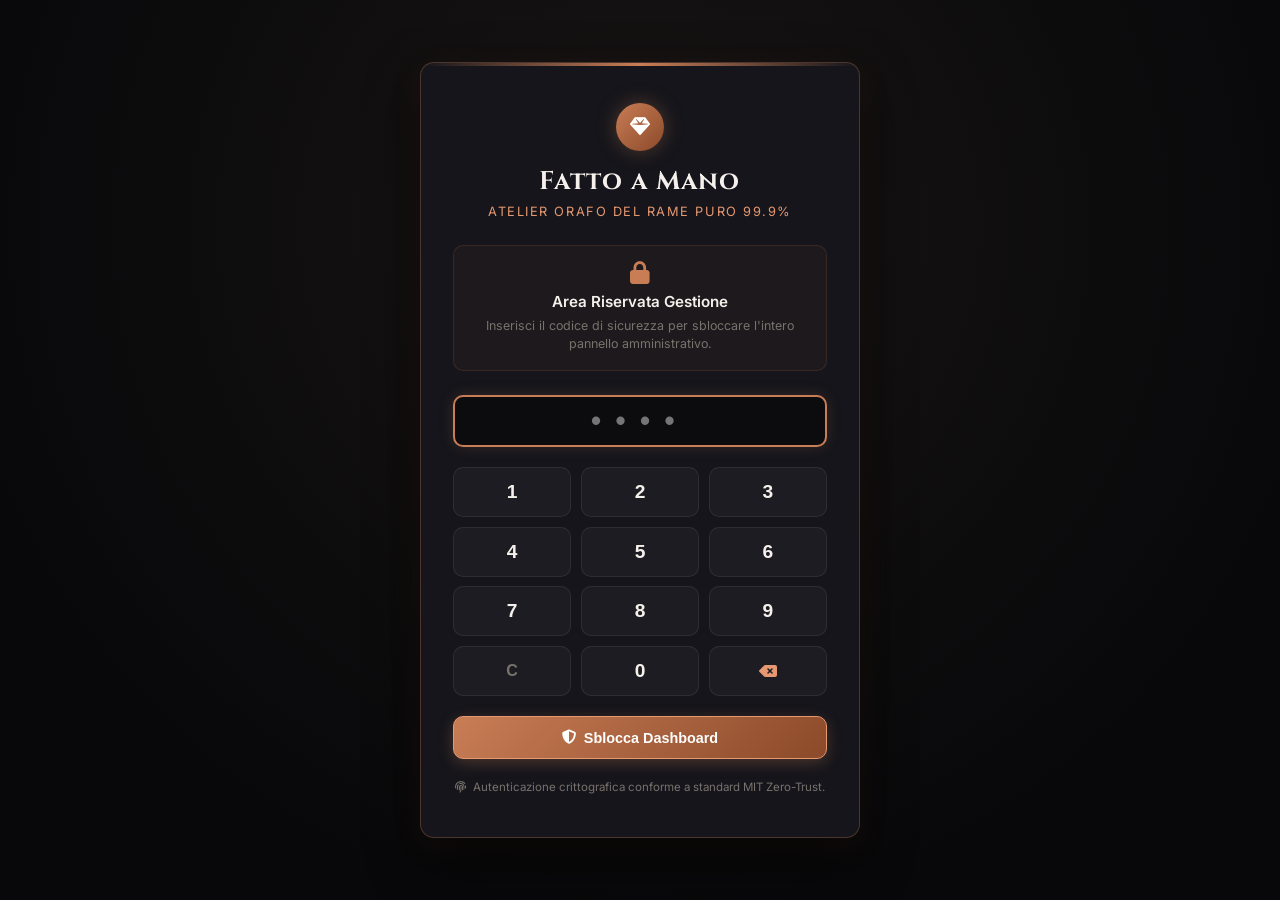
<file: admin.html>
<!DOCTYPE html>
<html lang="it">

<head>
  <meta charset="UTF-8">
  <meta name="viewport" content="width=device-width, initial-scale=1.0">
  <title>Admin Dashboard — Fatto a Mano Atelier</title>
  <meta name="description" content="Pannello di controllo e gestione catalogo per l'Atelier Fatto a Mano.">
  <meta name="robots" content="noindex, nofollow">
  <meta property="og:title" content="Admin Dashboard — Fatto a Mano">
  <meta property="og:type" content="website">

  <!-- Anti-cache headers -->
  <meta http-equiv="Cache-Control" content="no-cache, no-store, must-revalidate">
  <meta http-equiv="Pragma" content="no-cache">
  <meta http-equiv="Expires" content="0">

  <!-- Favicon -->
  <link rel="icon" type="image/svg+xml" href="favicon.svg">
  <link rel="icon" type="image/png" sizes="32x32" href="assets/favicon-32x32.png">

  <!-- Stylesheet -->
  <link rel="stylesheet" href="admin.css?v=20261001-01">
  <!-- Font Awesome Icons -->
  <link rel="stylesheet" href="https://cdnjs.cloudflare.com/ajax/libs/font-awesome/6.5.1/css/all.min.css">
</head>

<body>

  <!-- ============================================================================
       1. AUTHENTICATION GATE (PROTECTED WITH ZERO HARDCODING)
       ============================================================================ -->
  <div class="auth-gate-wrapper" id="authGate">
    <div class="auth-card">
      <div class="auth-brand">
        <div class="auth-logo-badge">
          <i class="fa-solid fa-gem"></i>
        </div>
        <h2>Fatto a Mano</h2>
        <p class="auth-sub">Atelier Orafo del Rame Puro 99.9%</p>
      </div>

      <div class="auth-shield">
        <i class="fa-solid fa-lock"></i>
        <h3>Area Riservata Gestione</h3>
        <p>Inserisci il codice di sicurezza per sbloccare l'intero pannello amministrativo.</p>
      </div>

      <!-- Secure PIN Entry Form -->
      <form id="pinAuthForm" onsubmit="handlePinSubmit(event)">
        <div class="pin-display-group">
          <input type="password" id="pinInput" maxlength="10" placeholder="••••" autocomplete="off" autofocus
            inputmode="numeric">
        </div>

        <div class="keypad-grid">
          <button type="button" class="key-btn" onclick="appendPin('1')">1</button>
          <button type="button" class="key-btn" onclick="appendPin('2')">2</button>
          <button type="button" class="key-btn" onclick="appendPin('3')">3</button>
          <button type="button" class="key-btn" onclick="appendPin('4')">4</button>
          <button type="button" class="key-btn" onclick="appendPin('5')">5</button>
          <button type="button" class="key-btn" onclick="appendPin('6')">6</button>
          <button type="button" class="key-btn" onclick="appendPin('7')">7</button>
          <button type="button" class="key-btn" onclick="appendPin('8')">8</button>
          <button type="button" class="key-btn" onclick="appendPin('9')">9</button>
          <button type="button" class="key-btn key-clear" onclick="clearPin()">C</button>
          <button type="button" class="key-btn" onclick="appendPin('0')">0</button>
          <button type="button" class="key-btn key-back" onclick="backspacePin()"><i
              class="fa-solid fa-delete-left"></i></button>
        </div>

        <div id="authErrorMessage" class="auth-error-msg" style="display: none;"></div>

        <button type="submit" class="btn-admin-primary" id="btnUnlock">
          <i class="fa-solid fa-shield-halved"></i> Sblocca Dashboard
        </button>
      </form>

      <div class="auth-footer-note">
        <i class="fa-solid fa-fingerprint"></i> Autenticazione crittografica conforme a standard MIT Zero-Trust.
      </div>
    </div>
  </div>


  <!-- ============================================================================
       2. ADMIN MASTER DASHBOARD (REVEALED ON VALID AUTH)
       ============================================================================ -->
  <div class="dashboard-wrapper" id="dashboardMain" style="display: none;">

    <!-- Top Navigation Header -->
    <header class="admin-header">
      <div class="admin-header-left">
        <a href="index.html" class="admin-brand">
          <i class="fa-solid fa-gem admin-logo-icon"></i>
          <div>
            <div class="admin-title">Fatto a Mano — Control Panel</div>
            <div class="admin-subtitle">Master Atelier Management • MIT Grade</div>
          </div>
        </a>
      </div>

      <div class="admin-header-center">
        <div class="status-indicator-pill">
          <span class="status-dot green"></span>
          <span>Supabase DB: <strong id="dbStatus">Connesso</strong></span>
        </div>
        <div class="status-indicator-pill">
          <span class="status-dot green"></span>
          <span>Storage: <strong id="storageStatus">Attivo</strong></span>
        </div>
        <div class="status-indicator-pill">
          <span class="status-dot green"></span>
          <span>Stripe Gateway: <strong id="stripeStatus">Live</strong></span>
        </div>
      </div>

      <div class="admin-header-right">
        <a href="index.html" target="_blank" class="btn-admin-secondary header-btn-shop" title="Vedi Shop Live">
          <i class="fa-solid fa-arrow-up-right-from-square"></i> <span class="header-btn-text">Vedi Shop</span>
        </a>
        <button class="btn-admin-danger header-btn-logout" onclick="logoutAdmin()" title="Disconnetti Sessione Admin">
          <i class="fa-solid fa-right-from-bracket"></i> <span class="header-btn-text">Esci</span>
        </button>
      </div>
    </header>

    <!-- Main Container -->
    <div class="admin-body">
      <!-- Sidebar / Tab Selector -->
      <aside class="admin-sidebar">
        <nav class="admin-tabs-nav">
          <button class="tab-btn active" data-tab="catalogTab" onclick="switchTab('catalogTab')">
            <i class="fa-solid fa-boxes-stacked"></i>
            <span>Catalogo & Foto</span>
            <span class="tab-badge" id="catalogCountBadge">0</span>
          </button>
          <button class="tab-btn" data-tab="bannersTab" onclick="switchTab('bannersTab')">
            <i class="fa-solid fa-bullhorn"></i>
            <span>Banner & Avvisi</span>
          </button>
          <button class="tab-btn" data-tab="ordersTab" onclick="switchTab('ordersTab')">
            <i class="fa-solid fa-truck-ramp-box"></i>
            <span>Ordini & Spedizioni</span>
            <span class="tab-badge" id="ordersCountBadge">0</span>
          </button>
          <button class="tab-btn" data-tab="systemTab" onclick="switchTab('systemTab')">
            <i class="fa-solid fa-sliders"></i>
            <span>Diagnostica & Sync</span>
          </button>
        </nav>

        <div class="sidebar-footer">
          <div class="operator-badge">
            <i class="fa-solid fa-user-shield"></i>
            <div>
              <div class="operator-name">Sessione Master</div>
              <div class="operator-role">Amministratore Verificato</div>
            </div>
          </div>
        </div>
      </aside>

      <!-- Content Area -->
      <main class="admin-content">

        <!-- ====================================================================
             TAB 1: CATALOGO & FOTO PRODOTTI (FULL CRUD)
             ==================================================================== -->
        <section class="admin-tab-panel active" id="catalogTab">
          <div class="panel-header">
            <div>
              <h2>Gestione Catalogo & Foto</h2>
              <p>Aggiungi nuovi gioielli, modifica titoli, prezzi, foto e visibilità in pronta consegna.</p>
            </div>
            <div class="panel-actions">
              <button class="btn-admin-primary" onclick="openProductModal()">
                <i class="fa-solid fa-plus"></i> Nuova Opera in Rame
              </button>
            </div>
          </div>

          <!-- Quick Stats Row -->
          <div class="stats-grid">
            <div class="stat-card">
              <div class="stat-icon"><i class="fa-solid fa-gem"></i></div>
              <div class="stat-info">
                <span class="stat-label">Opere Totali</span>
                <span class="stat-val" id="statTotalProducts">0</span>
              </div>
            </div>
            <div class="stat-card">
              <div class="stat-icon"><i class="fa-solid fa-bolt" style="color: var(--copper-accent);"></i></div>
              <div class="stat-info">
                <span class="stat-label">In Pronta Consegna</span>
                <span class="stat-val" id="statProntaCount">0</span>
              </div>
            </div>
            <div class="stat-card">
              <div class="stat-icon"><i class="fa-solid fa-hammer"></i></div>
              <div class="stat-info">
                <span class="stat-label">Su Misura</span>
                <span class="stat-val" id="statSuMisuraCount">0</span>
              </div>
            </div>
            <div class="stat-card">
              <div class="stat-icon"><i class="fa-solid fa-tags"></i></div>
              <div class="stat-info">
                <span class="stat-label">Prezzo Medio</span>
                <span class="stat-val" id="statAvgPrice">€0</span>
              </div>
            </div>
          </div>

          <!-- Filter & Search Bar -->
          <div class="catalog-filter-bar">
            <div class="search-box">
              <i class="fa-solid fa-magnifying-glass"></i>
              <input type="text" id="catalogSearchInput" placeholder="Cerca opera per nome, categoria o descrizione..."
                oninput="filterCatalogTable()">
            </div>
            <div class="filter-select-group">
              <select id="catalogCategoryFilter" onchange="filterCatalogTable()">
                <option value="all">Tutte le Categorie</option>
                <option value="Intrecciati">Intrecciati</option>
                <option value="Martellati">Martellati</option>
                <option value="Rigidi">Rigidi</option>
              </select>
              <select id="catalogProntaFilter" onchange="filterCatalogTable()">
                <option value="all">Tutti i Tipi</option>
                <option value="pronta">Solo Pronta Consegna</option>
                <option value="custom">Solo Su Misura</option>
              </select>
            </div>
          </div>

          <!-- Products Table -->
          <div class="table-card">
            <table class="admin-table">
              <thead>
                <tr>
                  <th style="width: 70px;">Foto</th>
                  <th>Opera / Titolo</th>
                  <th>Categoria</th>
                  <th>Prezzo</th>
                  <th>Pronta Consegna</th>
                  <th>Stato</th>
                  <th style="text-align: right; width: 140px;">Azioni</th>
                </tr>
              </thead>
              <tbody id="catalogTableBody">
                <!-- Populated dynamically by admin.js -->
              </tbody>
            </table>
          </div>
        </section>


        <!-- ====================================================================
             TAB 2: BANNER & AVVISI SITO
             ==================================================================== -->
        <section class="admin-tab-panel" id="bannersTab">
          <div class="panel-header">
            <div>
              <h2>Controllo Banner & Avvisi Live</h2>
              <p>Personalizza il banner superiore di spedizione, i titoli della sezione pronta consegna e le soglie
                carrello.</p>
            </div>
            <button class="btn-admin-primary" onclick="saveBannersSettings()">
              <i class="fa-solid fa-floppy-disk"></i> Salva Tutte le Impostazioni
            </button>
          </div>

          <div class="settings-form-grid">
            <!-- Box 1: Barra Superiore -->
            <div class="form-card">
              <div class="card-head">
                <i class="fa-solid fa-bullhorn card-icon"></i>
                <div>
                  <h3>Barra di Annuncio Superiore (Ticker)</h3>
                  <p>Visibile in cima a tutte le pagine del sito.</p>
                </div>
              </div>

              <div class="form-field">
                <label class="toggle-label">
                  <input type="checkbox" id="settingAnnouncementActive" checked>
                  <span class="toggle-slider"></span>
                  <span class="toggle-text">Mostra Barra di Annuncio</span>
                </label>
              </div>

              <div class="form-field">
                <label for="settingAnnouncementText">Testo dell'Annuncio (Supporta tag HTML &lt;strong&gt;):</label>
                <textarea id="settingAnnouncementText" rows="3" class="admin-textarea"
                  placeholder="✦ Spedizione Gratuita in tutta Italia per ordini superiori a 80€ ✦ Rame Puro 99.9% Fatto a Mano"></textarea>
              </div>
            </div>

            <!-- Box 2: Banner Pronta Consegna -->
            <div class="form-card">
              <div class="card-head">
                <i class="fa-solid fa-bolt card-icon" style="color: var(--copper-accent);"></i>
                <div>
                  <h3>Header Sezione Pronta Consegna</h3>
                  <p>Testi visibili nella sezione delle opere subito disponibili.</p>
                </div>
              </div>

              <div class="form-field">
                <label for="settingProntaBadge">Testo Kicker / Badge:</label>
                <input type="text" id="settingProntaBadge" class="admin-input"
                  placeholder="Disponibilità Immediata in Bottega">
              </div>

              <div class="form-field">
                <label for="settingProntaTitle">Titolo Principale della Sezione:</label>
                <input type="text" id="settingProntaTitle" class="admin-input"
                  placeholder="Creazioni in Pronta Consegna">
              </div>

              <div class="form-field">
                <label for="settingProntaSubtitle">Sottotitolo Descrittivo:</label>
                <textarea id="settingProntaSubtitle" rows="3" class="admin-textarea"
                  placeholder="Pezzi unici forgiati a mano e già rifiniti in atelier, pronti per l'imballo protetto e la spedizione immediata."></textarea>
              </div>
            </div>

            <!-- Box 3: Regole Finanziarie e Spedizione -->
            <div class="form-card">
              <div class="card-head">
                <i class="fa-solid fa-truck-fast card-icon"></i>
                <div>
                  <h3>Regole di Spedizione & Carrello</h3>
                  <p>Costi applicati automaticamente al checkout.</p>
                </div>
              </div>

              <div class="form-row">
                <div class="form-field" style="flex: 1;">
                  <label for="settingShippingCost">Costo Spedizione Corriere Standard (€):</label>
                  <input type="number" step="0.5" id="settingShippingCost" class="admin-input" value="10.0">
                </div>
                <div class="form-field" style="flex: 1;">
                  <label for="settingFreeShippingThreshold">Soglia Spedizione Gratuita (€):</label>
                  <input type="number" step="5" id="settingFreeShippingThreshold" class="admin-input" value="80.0">
                </div>
              </div>
              <div style="margin-top: 1.2rem; display: flex; justify-content: flex-end;">
                <button type="button" class="btn-admin-primary" onclick="saveBannersSettings()" style="padding: 0.65rem 1.4rem; display: inline-flex; align-items: center; gap: 0.5rem;">
                  <i class="fa-solid fa-floppy-disk"></i> Salva Spedizione (€) & Regole Carrello
                </button>
              </div>
            </div>

            <!-- Box 4: Live Preview del Banner -->
            <div class="form-card">
              <div class="card-head">
                <i class="fa-solid fa-eye card-icon"></i>
                <div>
                  <h3>Anteprima in Tempo Reale</h3>
                  <p>Ecco come appare la barra superiore per i visitatori:</p>
                </div>
              </div>

              <div class="live-preview-box">
                <div class="top-announcement-bar-preview" id="previewAnnouncementBar">
                  <i class="fa-solid fa-truck-fast"></i>
                  <span id="previewAnnouncementText">Spedizione €6 in tutta Italia • Rame Puro 99.9% Fatto a Mano</span>
                </div>
              </div>
            </div>
          </div>
        </section>


        <!-- ====================================================================
             TAB 3: ORDINI & SPEDIZIONI
             ==================================================================== -->
        <section class="admin-tab-panel" id="ordersTab">
          <div class="panel-header">
            <div>
              <h2>Registro Ordini, Stripe Live Monitor & Cifratura codX+ Hemdal</h2>
              <p>Monitoraggio transazioni in tempo reale, telemetria Stripe e decifratura autorizzata dati cliente
                conforme GDPR/NIS2.</p>
            </div>
            <div style="display: flex; gap: 0.5rem;">
              <button class="btn-admin-secondary" onclick="loadStripeReportLive()">
                <i class="fa-brands fa-stripe"></i> Aggiorna Stripe Live
              </button>
              <button class="btn-admin-primary" onclick="loadAdminOrders()">
                <i class="fa-solid fa-arrows-rotate"></i> Aggiorna Ordini
              </button>
            </div>
          </div>

          <!-- STRIPE LIVE & CODX+HEMDAL CIPHER MONITOR CARDS -->
          <div class="stripe-monitor-grid"
            style="display: grid; grid-template-columns: repeat(auto-fit, minmax(220px, 1fr)); gap: 1rem; margin-bottom: 1.5rem;">

            <div class="kpi-card"
              style="background: rgba(20, 20, 24, 0.9); border: 1px solid rgba(184, 115, 51, 0.35); border-radius: 12px; padding: 1.2rem; display: flex; flex-direction: column; gap: 0.4rem; position: relative;">
              <div
                style="font-size: 0.75rem; text-transform: uppercase; letter-spacing: 0.08em; color: var(--copper-light); display: flex; align-items: center; justify-content: space-between;">
                <span><i class="fa-brands fa-stripe"></i> Saldo Stripe Disponibile</span>
                <span
                  style="display: inline-block; width: 8px; height: 8px; background: #10b981; border-radius: 50%; box-shadow: 0 0 8px #10b981;"
                  title="Live Stripe Connection"></span>
              </div>
              <div id="stripeAvailableEur" style="font-size: 1.8rem; font-weight: 700; color: #fff;">€0.00</div>
              <div style="font-size: 0.72rem; color: var(--text-muted); display: flex; justify-content: space-between;">
                <span>In sospeso: <strong id="stripePendingEur" style="color: #cbd5e1;">€0.00</strong></span>
                <span style="color: #10b981; font-weight: 600;">LIVE ACTIVE</span>
              </div>
            </div>

            <div class="kpi-card"
              style="background: rgba(20, 20, 24, 0.9); border: 1px solid rgba(184, 115, 51, 0.35); border-radius: 12px; padding: 1.2rem; display: flex; flex-direction: column; gap: 0.4rem;">
              <div
                style="font-size: 0.75rem; text-transform: uppercase; letter-spacing: 0.08em; color: var(--copper-light); display: flex; align-items: center; justify-content: space-between;">
                <span><i class="fa-solid fa-chart-line"></i> Incassato Reale Succeeded</span>
                <i class="fa-solid fa-arrow-trend-up" style="color: #10b981;"></i>
              </div>
              <div id="stripeTotalSucceededEur" style="font-size: 1.8rem; font-weight: 700; color: #10b981;">€0.00</div>
              <div style="font-size: 0.72rem; color: var(--text-muted);">
                Transazioni: <strong id="stripeSucceededCount" style="color: #fff;">0</strong> OK • <span
                  id="stripeFailedCount" style="color: #f87171;">0</span> Fallite
              </div>
            </div>

            <div class="kpi-card"
              style="background: rgba(20, 20, 24, 0.9); border: 1px solid rgba(16, 185, 129, 0.4); border-radius: 12px; padding: 1.2rem; display: flex; flex-direction: column; gap: 0.4rem;">
              <div
                style="font-size: 0.75rem; text-transform: uppercase; letter-spacing: 0.08em; color: #34d399; display: flex; align-items: center; justify-content: space-between;">
                <span><i class="fa-solid fa-shield-halved"></i> codX+ Hemdal Suite</span>
                <i class="fa-solid fa-lock" style="color: #34d399;"></i>
              </div>
              <div style="font-size: 1.15rem; font-weight: 700; color: #fff; margin-top: 4px;">AES-256-GCM + SHA512
              </div>
              <div style="font-size: 0.72rem; color: #a7f3d0; line-height: 1.3;">
                Firma anti-manomissione • Protezione PII a riposo (GDPR Art. 32 & NIS2)
              </div>
            </div>

            <div class="kpi-card"
              style="background: rgba(20, 20, 24, 0.9); border: 1px solid rgba(184, 115, 51, 0.35); border-radius: 12px; padding: 1.2rem; display: flex; flex-direction: column; justify-content: space-between;">
              <div
                style="font-size: 0.75rem; text-transform: uppercase; letter-spacing: 0.08em; color: var(--copper-light);">
                <i class="fa-solid fa-receipt"></i> Stripe Report Dettagliato
              </div>
              <div id="stripeReportLastUpdate" style="font-size: 0.72rem; color: var(--text-secondary);">
                Report sincronizzato in tempo reale
              </div>
              <button class="btn-admin-secondary" onclick="toggleStripeReportModal()"
                style="font-size: 0.75rem; padding: 0.4rem 0.6rem; margin-top: 6px; width: 100%;">
                <i class="fa-solid fa-list-check"></i> Mostra Transazioni Live
              </button>
            </div>

          </div>

          <!-- Modale / Box Report Stripe Transazioni Live -->
          <div id="stripeReportModal"
            style="display: none; background: rgba(15, 15, 18, 0.98); border: 1px solid rgba(184, 115, 51, 0.4); border-radius: 12px; padding: 1.2rem; margin-bottom: 1.5rem; box-shadow: 0 10px 30px rgba(0,0,0,0.5);">
            <div
              style="display: flex; justify-content: space-between; align-items: center; margin-bottom: 1rem; border-bottom: 1px solid rgba(255,255,255,0.08); padding-bottom: 0.6rem;">
              <h3
                style="font-size: 1rem; color: var(--copper-light); display: flex; align-items: center; gap: 0.5rem; margin: 0;">
                <i class="fa-brands fa-stripe" style="color: #635bff; font-size: 1.4rem;"></i> Stripe Official Live
                Audit Trail (Dati Reali da API)
              </h3>
              <button onclick="toggleStripeReportModal()" class="btn-admin-secondary"
                style="padding: 0.2rem 0.6rem; font-size: 0.75rem;">
                <i class="fa-solid fa-xmark"></i> Chiudi
              </button>
            </div>
            <div class="table-responsive" style="max-height: 280px; overflow-y: auto;">
              <table class="admin-table" style="font-size: 0.78rem;">
                <thead>
                  <tr>
                    <th>Charge ID</th>
                    <th>Data</th>
                    <th>Importo</th>
                    <th>Stato</th>
                    <th>Metodo</th>
                    <th>Email Cliente (Masked GDPR)</th>
                  </tr>
                </thead>
                <tbody id="stripeChargesTableBody">
                  <tr>
                    <td colspan="6" style="text-align: center; color: var(--text-muted);">Caricamento transazioni live
                      Stripe...</td>
                  </tr>
                </tbody>
              </table>
            </div>
          </div>

          <div class="table-card">
            <table class="admin-table">
              <thead>
                <tr>
                  <th>ID Ordine</th>
                  <th>Data</th>
                  <th>Cliente & Cifratura</th>
                  <th>Indirizzo Spedizione</th>
                  <th>Articoli Ordinati</th>
                  <th>Totale</th>
                  <th>Stato / Note</th>
                </tr>
              </thead>
              <tbody id="ordersTableBody">
                <!-- Populated dynamically -->
              </tbody>
            </table>
          </div>
        </section>


        <!-- ====================================================================
             TAB 4: DIAGNOSTICA & SINCRONIZZAZIONE
             ==================================================================== -->
        <section class="admin-tab-panel" id="systemTab">
          <div class="panel-header">
            <div>
              <h2>Diagnostica Sistema & Sincronizzazione</h2>
              <p>Stato in tempo reale delle connessioni cloud Supabase, bucket storage, Stripe e cache locale.</p>
            </div>
          </div>

          <div class="diag-cards-grid">
            <div class="diag-card">
              <h3><i class="fa-solid fa-database" style="color: var(--copper-light);"></i> Supabase Database</h3>
              <p>Tabella <code>fattoamano_products</code> e <code>fattoamano_settings</code> attive.</p>
              <div class="diag-status" id="diagDbDetail">Verifica in corso...</div>
            </div>

            <div class="diag-card">
              <h3><i class="fa-solid fa-cloud-arrow-up" style="color: var(--copper-light);"></i> Supabase Storage</h3>
              <p>Bucket <code>fattoamano-products</code> per upload foto in alta definizione.</p>
              <div class="diag-status" id="diagStorageDetail">Verifica in corso...</div>
            </div>

            <div class="diag-card">
              <h3><i class="fa-solid fa-credit-card" style="color: var(--copper-light);"></i> Gateway Stripe</h3>
              <p>API Checkout Session con webhook e notifica email.</p>
              <div class="diag-status" id="diagStripeDetail">Verifica in corso...</div>
            </div>
          </div>

          <div class="form-card" style="margin-top: 1.5rem;">
            <h3>Azioni Rapide di Sistema</h3>
            <p>Se hai aggiunto foto manualmente tramite la cartella locale, puoi avviare una scansione completa del
              catalogo.</p>
            <div style="display: flex; gap: 1rem; margin-top: 1rem; flex-wrap: wrap;">
              <button class="btn-admin-primary" onclick="rebuildLocalCache()">
                <i class="fa-solid fa-rotate"></i> Ricarica e Sincronizza Catalogo Live
              </button>
            </div>
          </div>
        </section>

      </main>
    </div>
  </div>


  <!-- ============================================================================
       3. MODAL: AGGIUNGI / MODIFICA PRODOTTO
       ============================================================================ -->
  <div class="admin-modal-backdrop" id="productModal" style="display: none;" onclick="handleBackdropClick(event)">
    <div class="admin-modal-card">
      <div class="modal-head">
        <h3 id="productModalTitle"><i class="fa-solid fa-gem" style="color: var(--copper-light);"></i> Nuova Opera in
          Rame</h3>
        <button type="button" class="modal-close-btn" onclick="closeProductModal()" aria-label="Chiudi finestra"><i
            class="fa-solid fa-xmark"></i></button>
      </div>

      <form id="productEditForm" class="modal-edit-form" onsubmit="handleProductFormSubmit(event)">
        <input type="hidden" id="editProductId">

        <div class="modal-body-grid">
          <!-- Left: Photo Upload & Preview -->
          <div class="photo-upload-section">
            <label class="field-label">Foto dell'Opera *</label>
            <label for="productImageFileInput" class="drop-zone" id="imageDropZone">
              <input type="file" id="productImageFileInput" accept="image/jpeg,image/png,image/webp"
                style="position: absolute; opacity: 0; width: 1px; height: 1px; pointer-events: none;"
                onchange="handleFileSelect(event)">
              <div id="dropZoneContent">
                <i class="fa-solid fa-camera-retro drop-icon"></i>
                <div class="drop-title">Scatta o carica foto</div>
                <div class="drop-hint">Fotocamera smartphone o JPG/PNG (auto-ottimizzata)</div>
              </div>
              <img id="imagePreview" class="photo-preview-img" style="display: none;" alt="Anteprima">
            </label>

            <button type="button" class="btn-clear-photo" id="btnClearPhoto" style="display: none;"
              onclick="clearSelectedPhoto()">
              <i class="fa-solid fa-trash-can"></i> Rimuovi foto
            </button>

            <div class="form-field" style="margin-top: 0.75rem;">
              <label for="editImageUrl" style="font-size: 0.75rem;">Oppure inserisci URL immagine esistente:</label>
              <input type="text" id="editImageUrl" class="admin-input" placeholder="assets/... o https://..."
                oninput="handleManualImageUrlInput(this.value)">
            </div>
          </div>

          <!-- Right: Details Form -->
          <div class="product-fields-section">
            <div class="form-field">
              <label for="editTitle">Titolo Opera *</label>
              <input type="text" id="editTitle" class="admin-input" required
                placeholder="Es. Bracciale Intrecciato Rame Puro">
            </div>

            <div class="form-row">
              <div class="form-field" style="flex: 1;">
                <label for="editCategory">Categoria *</label>
                <select id="editCategory" class="admin-select" required>
                  <option value="Intrecciati">Intrecciati</option>
                  <option value="Martellati">Martellati</option>
                  <option value="Rigidi">Rigidi</option>
                </select>
              </div>

              <div class="form-field" style="flex: 1;">
                <label for="editPrice">Prezzo (€) *</label>
                <input type="number" step="0.5" min="1" id="editPrice" class="admin-input" required placeholder="30.00"
                  inputmode="decimal">
              </div>
            </div>

            <div class="form-row">
              <div class="form-field" style="flex: 1;">
                <label class="toggle-label" style="margin-top: 1.5rem;">
                  <input type="checkbox" id="editProntaConsegna">
                  <span class="toggle-slider"></span>
                  <span class="toggle-text"><i class="fa-solid fa-bolt" style="color: var(--copper-light);"></i> Pronta
                    Consegna</span>
                </label>
              </div>

              <div class="form-field" style="flex: 1;">
                <label for="editStockQty">Quantità Stock:</label>
                <input type="number" min="0" id="editStockQty" class="admin-input" value="1">
              </div>
            </div>

            <div class="form-field">
              <label for="editDescription">Descrizione Poetica dell'Opera:</label>
              <textarea id="editDescription" rows="3" class="admin-textarea"
                placeholder="Forgiato a mano con puro rame 99.9% ad incudine..."></textarea>
            </div>

            <div class="form-field">
              <label for="editDetails">Dettagli Tecnici (Specifiche Atelier):</label>
              <input type="text" id="editDetails" class="admin-input"
                placeholder="Spessore 4 mm • Forgiatura su misura anatomica • Finitura naturale">
            </div>
          </div>
        </div>

        <div class="modal-footer">
          <button type="button" class="btn-admin-secondary" onclick="closeProductModal()">Annulla</button>
          <button type="submit" class="btn-admin-primary" id="saveProductBtn">
            <i class="fa-solid fa-cloud-arrow-up"></i> Salva su Supabase & Catalogo
          </button>
        </div>
      </form>
    </div>
  </div>

  <!-- Toast Notification System -->
  <div class="admin-toast-container" id="adminToastContainer"></div>

  <!-- Scripts -->
  <script src="admin.js?v=20261001-01"></script>
</body>

</html>
</file>
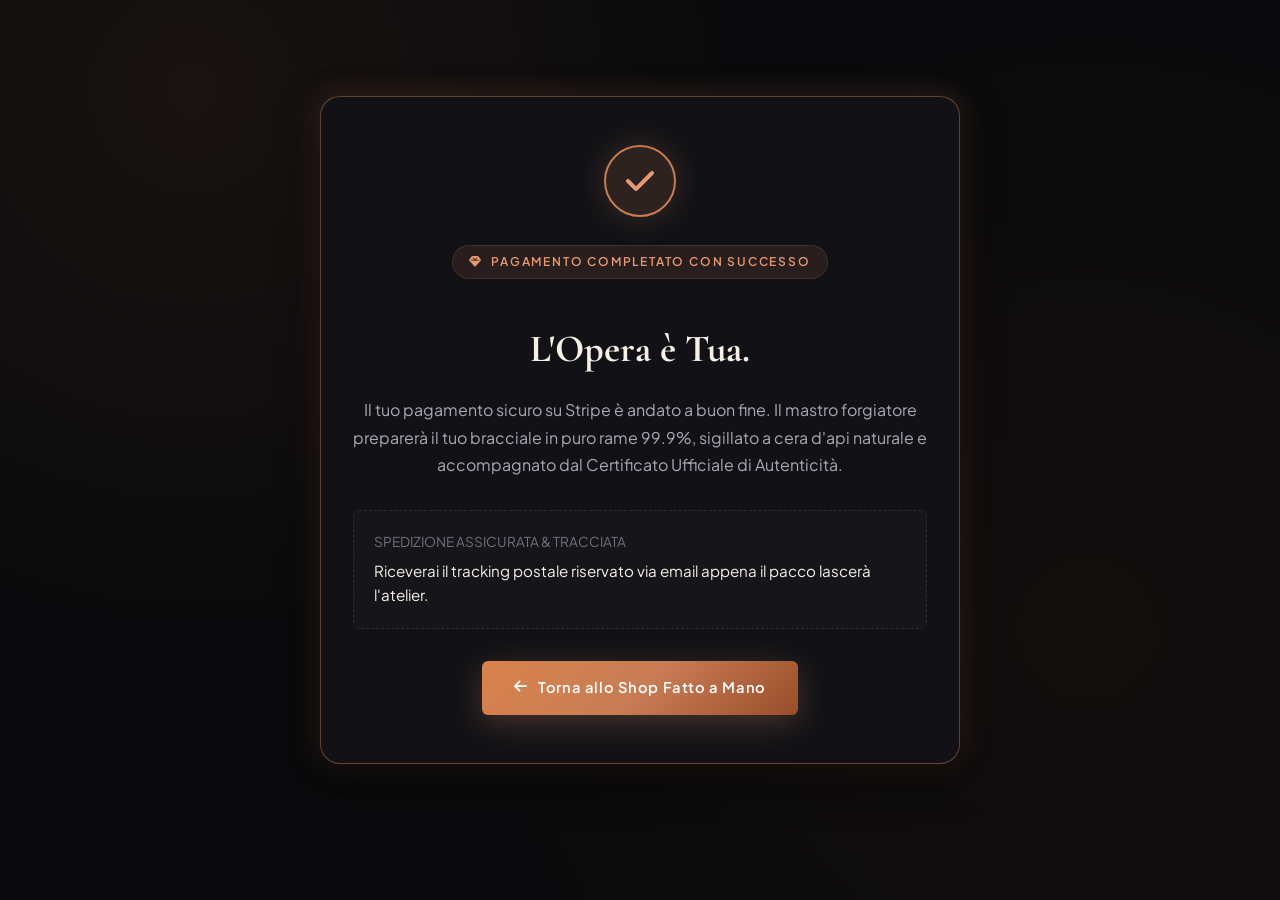
<file: success.html>
<!DOCTYPE html>
<html lang="it">
<head>
  <meta charset="UTF-8">
  <meta name="viewport" content="width=device-width, initial-scale=1.0">
  <title>Ordine Confermato — Fatto a Mano</title>
  <meta name="description" content="Conferma ordine e pagamento sicuro per il tuo bracciale in puro rame 99.9% Fatto a Mano.">
  <meta name="robots" content="noindex, nofollow">
  <meta property="og:title" content="Ordine Confermato — Fatto a Mano">
  <meta property="og:type" content="website">
  <link rel="stylesheet" href="style.css">
  <link rel="stylesheet" href="https://cdnjs.cloudflare.com/ajax/libs/font-awesome/6.5.1/css/all.min.css">
  <style>
    .success-container {
      max-width: 640px;
      margin: 6rem auto;
      padding: 3rem 2rem;
      background: var(--bg-surface);
      border: 1px solid var(--border-hover);
      border-radius: var(--radius-lg);
      text-align: center;
      box-shadow: var(--shadow-lg);
    }
    .success-icon {
      width: 72px;
      height: 72px;
      border-radius: 50%;
      background: rgba(200, 125, 85, 0.15);
      border: 2px solid var(--copper-primary);
      display: flex;
      align-items: center;
      justify-content: center;
      margin: 0 auto 1.75rem;
      color: var(--copper-light);
      font-size: 2rem;
      box-shadow: 0 0 30px var(--copper-glow);
    }
  </style>
</head>
<body>
  <div class="container">
    <div class="success-container">
      <div class="success-icon">
        <i class="fa-solid fa-check"></i>
      </div>
      <span class="hero-badge"><i class="fa-solid fa-gem"></i> Pagamento Completato con Successo</span>
      <h1 style="font-family: var(--font-serif); font-size: 2.4rem; margin: 1rem 0;">L'Opera è Tua.</h1>
      <p style="color: var(--text-secondary); line-height: 1.7; margin-bottom: 2rem;">
        Il tuo pagamento sicuro su Stripe è andato a buon fine. Il mastro forgiatore preparerà il tuo bracciale in puro rame 99.9%, sigillato a cera d'api naturale e accompagnato dal Certificato Ufficiale di Autenticità.
      </p>

      <div style="background: rgba(255, 255, 255, 0.02); border: 1px dashed var(--border-subtle); border-radius: var(--radius-sm); padding: 1.25rem; margin-bottom: 2rem; text-align: left;">
        <div style="font-size: 0.85rem; color: var(--text-muted); margin-bottom: 0.4rem;">SPEDIZIONE ASSICURATA & TRACCIATA</div>
        <div style="font-size: 0.95rem; color: var(--text-primary);" id="orderSuccessDetails">Riceverai il tracking postale riservato via email appena il pacco lascerà l'atelier.</div>
        <div id="emailConfirmStatus" style="margin-top: 0.75rem; font-size: 0.88rem; color: var(--copper-primary); display: flex; align-items: center; gap: 0.5rem;">
          <i class="fa-solid fa-envelope-circle-check"></i>
          <span>Invio email di conferma in corso...</span>
        </div>
      </div>

      <a href="index.html" class="btn-primary" style="text-decoration: none;">
        <i class="fa-solid fa-arrow-left"></i> Torna allo Shop Fatto a Mano
      </a>
    </div>
  </div>

  <script>
    // Finalizzazione ordine post-pagamento Stripe e dispatch email di riepilogo
    (async function finalizeOrderOnSuccess() {
      const lastOrderRaw = localStorage.getItem('fattoamano_last_order');
      const emailStatusEl = document.getElementById('emailConfirmStatus');
      const detailsEl = document.getElementById('orderSuccessDetails');

      if (lastOrderRaw) {
        try {
          const order = JSON.parse(lastOrderRaw);
          const customerEmail = (order.shipping_info && order.shipping_info.email) ? order.shipping_info.email : '';
          const orderId = order.order_id || '';

          if (detailsEl && customerEmail) {
            detailsEl.innerHTML = `Ordine <strong>#${orderId}</strong> protocollato. Il riepilogo dell'opera e della spedizione tracciata è stato inviato all'indirizzo <strong>${customerEmail}</strong> e alla direzione dell'atelier.`;
          }

          // Invio conferma garantita server-side con stato PAID_CONFIRMED
          const res = await fetch('/api/send-order-notification', {
            method: 'POST',
            headers: { 'Content-Type': 'application/json' },
            body: JSON.stringify({
              ...order,
              status: 'PAID_CONFIRMED',
              payment_status: 'SUCCESS'
            })
          });

          if (res.ok) {
            if (emailStatusEl) {
              emailStatusEl.innerHTML = '<i class="fa-solid fa-check-double"></i> <span>Email di conferma spedita all\'acquirente e all\'atelier.</span>';
            }
          }
        } catch (e) {
          console.warn('[Success Order Finalize Notice]:', e);
        } finally {
          localStorage.removeItem('fattoamano_cart');
          localStorage.removeItem('fattoamano_last_order');
        }
      } else {
        localStorage.removeItem('fattoamano_cart');
        if (emailStatusEl) {
          emailStatusEl.style.display = 'none';
        }
      }
    })();
  </script>
</body>
</html>
</file>
<file: admin.css>
/* ==============================================================================
   FATTO A MANO — LUXURY ADMIN DASHBOARD STYLESHEET
   Dark Luxury & Radiant Copper Glow (Warm Metallics Exclusive)
   ============================================================================== */

@import url('https://fonts.googleapis.com/css2?family=Cinzel:wght@500;600;700&family=Inter:wght@300;400;500;600;700&display=swap');

:root {
  --bg-deep: #08080a;
  --bg-surface: #101014;
  --bg-card: #15151b;
  --bg-card-hover: #1c1c24;
  --bg-input: #0c0c0f;

  --copper-primary: #c87d55;
  --copper-light: #e69870;
  --copper-dark: #8c4a2a;
  --copper-glow: rgba(200, 125, 85, 0.18);
  --copper-glow-strong: rgba(200, 125, 85, 0.35);

  --text-primary: #f5f0eb;
  --text-secondary: #c2bcb5;
  --text-muted: #78726c;

  --border-subtle: rgba(200, 125, 85, 0.15);
  --border-light: rgba(200, 125, 85, 0.3);
  --border-focus: #c87d55;

  --color-success: #22c55e;
  --color-danger: #ef4444;
  --color-warning: #f59e0b;

  --font-serif: 'Cinzel', Georgia, serif;
  --font-sans: 'Inter', -apple-system, BlinkMacSystemFont, 'Segoe UI', Roboto, sans-serif;

  --radius-sm: 6px;
  --radius-md: 10px;
  --radius-lg: 14px;
  --radius-full: 9999px;

  --shadow-sm: 0 4px 12px rgba(0, 0, 0, 0.5);
  --shadow-glow: 0 8px 30px rgba(200, 125, 85, 0.12);
}

*, *::before, *::after {
  box-sizing: border-box;
  margin: 0;
  padding: 0;
}

body {
  background-color: var(--bg-deep);
  color: var(--text-primary);
  font-family: var(--font-sans);
  line-height: 1.5;
  -webkit-font-smoothing: antialiased;
  min-height: 100vh;
}

/* ==============================================================================
   1. AUTHENTICATION GATE & PIN KEYPAD
   ============================================================================== */
.auth-gate-wrapper {
  position: fixed;
  inset: 0;
  background: radial-gradient(circle at 50% 25%, #181514 0%, #08080a 75%);
  display: flex;
  align-items: center;
  justify-content: center;
  z-index: 99999;
  padding: 1.5rem;
  overflow-y: auto;
  -webkit-overflow-scrolling: touch;
}

.auth-card {
  width: 100%;
  max-width: 440px;
  background: var(--bg-card);
  border: 1px solid var(--border-light);
  border-radius: var(--radius-lg);
  padding: 2.5rem 2rem;
  box-shadow: 0 20px 50px rgba(0, 0, 0, 0.8), var(--shadow-glow);
  text-align: center;
  position: relative;
  overflow: hidden;
  margin: auto;
}

.auth-card::before {
  content: '';
  position: absolute;
  top: 0;
  left: 0;
  right: 0;
  height: 3px;
  background: linear-gradient(90deg, transparent, var(--copper-primary), transparent);
}

.auth-brand {
  margin-bottom: 1.5rem;
}

.auth-logo-badge {
  width: 48px;
  height: 48px;
  background: linear-gradient(135deg, var(--copper-primary), var(--copper-dark));
  border-radius: var(--radius-full);
  display: inline-flex;
  align-items: center;
  justify-content: center;
  color: #fff;
  font-size: 1.25rem;
  box-shadow: 0 0 20px var(--copper-glow-strong);
  margin-bottom: 0.75rem;
}

.auth-brand h2 {
  font-family: var(--font-serif);
  font-size: 1.6rem;
  color: var(--text-primary);
  letter-spacing: 0.05em;
}

.auth-sub {
  font-size: 0.8rem;
  color: var(--copper-light);
  letter-spacing: 0.12em;
  text-transform: uppercase;
}

.auth-shield {
  background: rgba(200, 125, 85, 0.05);
  border: 1px solid var(--border-subtle);
  border-radius: var(--radius-md);
  padding: 1rem;
  margin-bottom: 1.5rem;
}

.auth-shield i {
  color: var(--copper-primary);
  font-size: 1.4rem;
  margin-bottom: 0.4rem;
}

.auth-shield h3 {
  font-size: 0.95rem;
  color: var(--text-primary);
  font-weight: 600;
  margin-bottom: 0.2rem;
}

.auth-shield p {
  font-size: 0.78rem;
  color: var(--text-muted);
}

.pin-display-group {
  margin-bottom: 1.25rem;
}

.pin-display-group input {
  width: 100%;
  height: 52px;
  background: var(--bg-input);
  border: 2px solid var(--border-light);
  border-radius: var(--radius-md);
  text-align: center;
  font-size: 1.8rem;
  letter-spacing: 0.5em;
  color: var(--copper-light);
  font-weight: 700;
  outline: none;
  transition: all 0.2s;
}

.pin-display-group input:focus {
  border-color: var(--copper-primary);
  box-shadow: 0 0 15px var(--copper-glow);
}

.keypad-grid {
  display: grid;
  grid-template-columns: repeat(3, 1fr);
  gap: 0.6rem;
  margin-bottom: 1.25rem;
}

.key-btn {
  height: 50px;
  background: rgba(255, 255, 255, 0.03);
  border: 1px solid rgba(255, 255, 255, 0.08);
  border-radius: var(--radius-md);
  color: var(--text-primary);
  font-size: 1.2rem;
  font-weight: 600;
  cursor: pointer;
  transition: all 0.15s;
  display: flex;
  align-items: center;
  justify-content: center;
}

.key-btn:hover {
  background: rgba(200, 125, 85, 0.15);
  border-color: var(--copper-primary);
  color: var(--copper-light);
  transform: translateY(-1px);
}

.key-btn:active {
  transform: translateY(1px);
}

.key-clear {
  color: var(--text-muted);
  font-size: 1rem;
}

.key-back {
  color: var(--copper-light);
  font-size: 1rem;
}

.auth-error-msg {
  background: rgba(239, 68, 68, 0.12);
  border: 1px solid rgba(239, 68, 68, 0.3);
  color: #fca5a5;
  padding: 0.6rem 0.8rem;
  border-radius: var(--radius-sm);
  font-size: 0.8rem;
  margin-bottom: 1rem;
}

.auth-footer-note {
  margin-top: 1.25rem;
  font-size: 0.72rem;
  color: var(--text-muted);
  display: flex;
  align-items: center;
  justify-content: center;
  gap: 0.4rem;
}

/* ==============================================================================
   2. BUTTONS & CONTROLS
   ============================================================================== */
.btn-admin-primary {
  width: 100%;
  display: inline-flex;
  align-items: center;
  justify-content: center;
  gap: 0.5rem;
  padding: 0.8rem 1.4rem;
  background: linear-gradient(135deg, var(--copper-primary) 0%, var(--copper-dark) 100%);
  border: 1px solid var(--copper-light);
  border-radius: var(--radius-md);
  color: #ffffff;
  font-size: 0.9rem;
  font-weight: 600;
  cursor: pointer;
  transition: all 0.2s ease;
  box-shadow: 0 4px 15px rgba(200, 125, 85, 0.3);
  text-decoration: none;
}

.btn-admin-primary:hover {
  background: linear-gradient(135deg, var(--copper-light) 0%, var(--copper-primary) 100%);
  transform: translateY(-1px);
  box-shadow: 0 6px 20px rgba(200, 125, 85, 0.45);
}

.btn-admin-secondary {
  display: inline-flex;
  align-items: center;
  gap: 0.4rem;
  padding: 0.6rem 1rem;
  background: rgba(255, 255, 255, 0.05);
  border: 1px solid var(--border-subtle);
  border-radius: var(--radius-md);
  color: var(--text-secondary);
  font-size: 0.85rem;
  font-weight: 500;
  cursor: pointer;
  text-decoration: none;
  transition: all 0.2s;
}

.btn-admin-secondary:hover {
  background: rgba(255, 255, 255, 0.08);
  border-color: var(--copper-primary);
  color: var(--text-primary);
}

.btn-admin-danger {
  display: inline-flex;
  align-items: center;
  gap: 0.4rem;
  padding: 0.6rem 1rem;
  background: rgba(239, 68, 68, 0.1);
  border: 1px solid rgba(239, 68, 68, 0.25);
  border-radius: var(--radius-md);
  color: #fca5a5;
  font-size: 0.85rem;
  font-weight: 500;
  cursor: pointer;
  transition: all 0.2s;
}

.btn-admin-danger:hover {
  background: rgba(239, 68, 68, 0.2);
  color: #ffffff;
}

/* ==============================================================================
   3. DASHBOARD LAYOUT & HEADER
   ============================================================================== */
.dashboard-wrapper {
  display: flex;
  flex-direction: column;
  min-height: 100vh;
}

.admin-header {
  height: 68px;
  background: var(--bg-surface);
  border-bottom: 1px solid var(--border-subtle);
  display: flex;
  align-items: center;
  justify-content: space-between;
  padding: 0 2rem;
  position: sticky;
  top: 0;
  z-index: 1000;
}

.admin-brand {
  display: flex;
  align-items: center;
  gap: 0.75rem;
  text-decoration: none;
}

.admin-logo-icon {
  font-size: 1.4rem;
  color: var(--copper-primary);
  filter: drop-shadow(0 0 8px var(--copper-glow));
}

.admin-title {
  font-family: var(--font-serif);
  font-size: 1.05rem;
  color: var(--text-primary);
  font-weight: 700;
}

.admin-subtitle {
  font-size: 0.7rem;
  color: var(--copper-light);
  letter-spacing: 0.08em;
  text-transform: uppercase;
}

.admin-header-center {
  display: flex;
  align-items: center;
  gap: 1rem;
}

.status-indicator-pill {
  display: inline-flex;
  align-items: center;
  gap: 0.5rem;
  background: rgba(0, 0, 0, 0.4);
  border: 1px solid var(--border-subtle);
  border-radius: var(--radius-full);
  padding: 0.35rem 0.85rem;
  font-size: 0.75rem;
  color: var(--text-secondary);
}

.status-dot {
  width: 8px;
  height: 8px;
  border-radius: 50%;
}

.status-dot.green {
  background-color: var(--color-success);
  box-shadow: 0 0 8px rgba(34, 197, 94, 0.6);
}

.admin-header-right {
  display: flex;
  align-items: center;
  gap: 0.75rem;
}

/* ==============================================================================
   4. BODY & SIDEBAR
   ============================================================================== */
.admin-body {
  display: flex;
  flex: 1;
}

.admin-sidebar {
  width: 260px;
  background: var(--bg-surface);
  border-right: 1px solid var(--border-subtle);
  display: flex;
  flex-direction: column;
  justify-content: space-between;
  padding: 1.5rem 1rem;
}

.admin-tabs-nav {
  display: flex;
  flex-direction: column;
  gap: 0.4rem;
}

.tab-btn {
  display: flex;
  align-items: center;
  gap: 0.75rem;
  padding: 0.85rem 1rem;
  border-radius: var(--radius-md);
  border: 1px solid transparent;
  background: transparent;
  color: var(--text-secondary);
  font-size: 0.9rem;
  font-weight: 500;
  cursor: pointer;
  text-align: left;
  transition: all 0.2s;
  position: relative;
}

.tab-btn:hover {
  background: rgba(255, 255, 255, 0.03);
  color: var(--text-primary);
}

.tab-btn.active {
  background: rgba(200, 125, 85, 0.12);
  border-color: var(--border-subtle);
  color: var(--copper-light);
  font-weight: 600;
}

.tab-btn i {
  font-size: 1rem;
  width: 20px;
  text-align: center;
}

.tab-badge {
  margin-left: auto;
  background: rgba(200, 125, 85, 0.2);
  color: var(--copper-light);
  font-size: 0.75rem;
  font-weight: 600;
  padding: 0.15rem 0.55rem;
  border-radius: var(--radius-full);
}

.sidebar-footer {
  padding-top: 1rem;
  border-top: 1px solid var(--border-subtle);
}

.operator-badge {
  display: flex;
  align-items: center;
  gap: 0.75rem;
  padding: 0.6rem 0.8rem;
  background: rgba(0, 0, 0, 0.3);
  border-radius: var(--radius-md);
}

.operator-badge i {
  color: var(--copper-primary);
  font-size: 1.1rem;
}

.operator-name {
  font-size: 0.8rem;
  font-weight: 600;
  color: var(--text-primary);
}

.operator-role {
  font-size: 0.7rem;
  color: var(--text-muted);
}

/* ==============================================================================
   5. MAIN CONTENT AREA & PANELS
   ============================================================================== */
.admin-content {
  flex: 1;
  padding: 2rem;
  max-width: 1300px;
  margin: 0 auto;
  width: 100%;
}

.admin-tab-panel {
  display: none;
}

.admin-tab-panel.active {
  display: block;
  animation: fadeIn 0.25s ease-out;
}

@keyframes fadeIn {
  from { opacity: 0; transform: translateY(6px); }
  to { opacity: 1; transform: translateY(0); }
}

.panel-header {
  display: flex;
  align-items: center;
  justify-content: space-between;
  margin-bottom: 2rem;
  flex-wrap: wrap;
  gap: 1rem;
}

.panel-header h2 {
  font-family: var(--font-serif);
  font-size: 1.7rem;
  color: var(--text-primary);
}

.panel-header p {
  font-size: 0.88rem;
  color: var(--text-muted);
  margin-top: 0.2rem;
}

/* Stats Row */
.stats-grid {
  display: grid;
  grid-template-columns: repeat(auto-fit, minmax(200px, 1fr));
  gap: 1.25rem;
  margin-bottom: 2rem;
}

.stat-card {
  background: var(--bg-card);
  border: 1px solid var(--border-subtle);
  border-radius: var(--radius-md);
  padding: 1.25rem;
  display: flex;
  align-items: center;
  gap: 1rem;
}

.stat-icon {
  width: 44px;
  height: 44px;
  border-radius: var(--radius-md);
  background: rgba(200, 125, 85, 0.1);
  display: flex;
  align-items: center;
  justify-content: center;
  color: var(--copper-primary);
  font-size: 1.2rem;
}

.stat-label {
  display: block;
  font-size: 0.75rem;
  color: var(--text-muted);
  text-transform: uppercase;
  letter-spacing: 0.05em;
}

.stat-val {
  font-size: 1.4rem;
  font-weight: 700;
  color: var(--text-primary);
}

/* Filter Bar */
.catalog-filter-bar {
  display: flex;
  gap: 1rem;
  margin-bottom: 1.25rem;
  flex-wrap: wrap;
}

.search-box {
  flex: 1;
  min-width: 250px;
  position: relative;
}

.search-box i {
  position: absolute;
  left: 1rem;
  top: 50%;
  transform: translateY(-50%);
  color: var(--text-muted);
}

.search-box input {
  width: 100%;
  height: 42px;
  background: var(--bg-card);
  border: 1px solid var(--border-subtle);
  border-radius: var(--radius-md);
  padding: 0 1rem 0 2.5rem;
  color: var(--text-primary);
  font-size: 0.88rem;
  outline: none;
}

.search-box input:focus {
  border-color: var(--copper-primary);
}

.filter-select-group {
  display: flex;
  gap: 0.5rem;
}

.filter-select-group select {
  height: 42px;
  background: var(--bg-card);
  border: 1px solid var(--border-subtle);
  border-radius: var(--radius-md);
  padding: 0 1rem;
  color: var(--text-primary);
  font-size: 0.85rem;
  outline: none;
  cursor: pointer;
}

/* Tables */
.table-card {
  background: var(--bg-card);
  border: 1px solid var(--border-subtle);
  border-radius: var(--radius-lg);
  overflow-x: auto;
  -webkit-overflow-scrolling: touch;
}

.admin-table {
  width: 100%;
  min-width: 680px;
  border-collapse: collapse;
  text-align: left;
}

.admin-table th {
  background: rgba(0, 0, 0, 0.3);
  padding: 0.9rem 1.25rem;
  font-size: 0.78rem;
  font-weight: 600;
  color: var(--copper-light);
  text-transform: uppercase;
  letter-spacing: 0.05em;
  border-bottom: 1px solid var(--border-subtle);
}

.admin-table td {
  padding: 1rem 1.25rem;
  font-size: 0.88rem;
  border-bottom: 1px solid rgba(255, 255, 255, 0.04);
  vertical-align: middle;
}

.admin-table tbody tr:hover {
  background: rgba(200, 125, 85, 0.03);
}

.table-thumb {
  width: 50px;
  height: 50px;
  object-fit: cover;
  border-radius: var(--radius-sm);
  border: 1px solid var(--border-subtle);
  background: #000;
}

.category-tag {
  display: inline-block;
  padding: 0.2rem 0.6rem;
  background: rgba(255, 255, 255, 0.05);
  border: 1px solid rgba(255, 255, 255, 0.1);
  border-radius: var(--radius-full);
  font-size: 0.75rem;
  color: var(--text-secondary);
}

.pill-pronta {
  display: inline-flex;
  align-items: center;
  gap: 0.3rem;
  background: rgba(200, 125, 85, 0.15);
  border: 1px solid var(--copper-primary);
  color: var(--copper-light);
  padding: 0.2rem 0.6rem;
  border-radius: var(--radius-full);
  font-size: 0.75rem;
  font-weight: 600;
  cursor: pointer;
}

.pill-misura {
  display: inline-block;
  color: var(--text-muted);
  font-size: 0.75rem;
  cursor: pointer;
}

.action-btn-group {
  display: flex;
  align-items: center;
  justify-content: flex-end;
  gap: 0.5rem;
}

.btn-action-label,
.btn-action-label-delete {
  display: none;
}

.btn-icon-action {
  width: 32px;
  height: 32px;
  background: rgba(255, 255, 255, 0.04);
  border: 1px solid var(--border-subtle);
  border-radius: var(--radius-sm);
  color: var(--text-secondary);
  cursor: pointer;
  display: inline-flex;
  align-items: center;
  justify-content: center;
  transition: all 0.15s;
}

.btn-icon-action:hover {
  background: var(--copper-glow);
  border-color: var(--copper-primary);
  color: var(--copper-light);
}

.btn-icon-action.delete:hover {
  background: rgba(239, 68, 68, 0.15);
  border-color: var(--color-danger);
  color: #fca5a5;
}

/* ==============================================================================
   6. BANNER SETTINGS TAB
   ============================================================================== */
.settings-form-grid {
  display: grid;
  grid-template-columns: repeat(auto-fit, minmax(440px, 1fr));
  gap: 1.5rem;
}

.form-card {
  background: var(--bg-card);
  border: 1px solid var(--border-subtle);
  border-radius: var(--radius-lg);
  padding: 1.5rem;
}

.card-head {
  display: flex;
  align-items: flex-start;
  gap: 1rem;
  margin-bottom: 1.25rem;
  padding-bottom: 1rem;
  border-bottom: 1px solid rgba(255, 255, 255, 0.05);
}

.card-icon {
  font-size: 1.3rem;
  color: var(--copper-primary);
  margin-top: 0.2rem;
}

.card-head h3 {
  font-size: 1rem;
  font-weight: 600;
  color: var(--text-primary);
}

.card-head p {
  font-size: 0.78rem;
  color: var(--text-muted);
}

.form-field {
  margin-bottom: 1.15rem;
}

.form-field label {
  display: block;
  font-size: 0.8rem;
  font-weight: 500;
  color: var(--text-secondary);
  margin-bottom: 0.4rem;
}

.admin-input, .admin-textarea, .admin-select {
  width: 100%;
  background: var(--bg-input);
  border: 1px solid var(--border-subtle);
  border-radius: var(--radius-md);
  padding: 0.65rem 0.9rem;
  color: var(--text-primary);
  font-family: var(--font-sans);
  font-size: 0.88rem;
  outline: none;
  transition: all 0.2s;
}

.admin-input:focus, .admin-textarea:focus, .admin-select:focus {
  border-color: var(--copper-primary);
  box-shadow: 0 0 10px var(--copper-glow);
}

.form-row {
  display: flex;
  gap: 1rem;
}

/* Toggle Switches */
.toggle-label {
  display: inline-flex;
  align-items: center;
  gap: 0.75rem;
  cursor: pointer;
  user-select: none;
}

.toggle-label input {
  display: none;
}

.toggle-slider {
  width: 44px;
  height: 24px;
  background: rgba(255, 255, 255, 0.1);
  border: 1px solid var(--border-subtle);
  border-radius: var(--radius-full);
  position: relative;
  transition: all 0.2s;
}

.toggle-slider::before {
  content: '';
  position: absolute;
  top: 3px;
  left: 3px;
  width: 16px;
  height: 16px;
  background: #ffffff;
  border-radius: 50%;
  transition: all 0.2s;
}

.toggle-label input:checked + .toggle-slider {
  background: var(--copper-primary);
  border-color: var(--copper-light);
}

.toggle-label input:checked + .toggle-slider::before {
  transform: translateX(20px);
}

.toggle-text {
  font-size: 0.88rem;
  color: var(--text-primary);
}

.live-preview-box {
  background: #000;
  border: 1px solid var(--border-subtle);
  border-radius: var(--radius-md);
  padding: 1.25rem;
}

.top-announcement-bar-preview {
  background: linear-gradient(90deg, #120e0c 0%, #1f140e 50%, #120e0c 100%);
  border: 1px solid rgba(200, 125, 85, 0.25);
  border-radius: var(--radius-sm);
  padding: 0.65rem 1rem;
  color: var(--copper-light);
  font-size: 0.82rem;
  display: flex;
  align-items: center;
  justify-content: center;
  gap: 0.6rem;
  text-align: center;
}

/* ==============================================================================
   7. DIAGNOSTICS CARDS
   ============================================================================== */
.diag-cards-grid {
  display: grid;
  grid-template-columns: repeat(auto-fit, minmax(280px, 1fr));
  gap: 1.25rem;
}

.diag-card {
  background: var(--bg-card);
  border: 1px solid var(--border-subtle);
  border-radius: var(--radius-md);
  padding: 1.25rem;
}

.diag-card h3 {
  font-size: 0.95rem;
  color: var(--text-primary);
  display: flex;
  align-items: center;
  gap: 0.5rem;
  margin-bottom: 0.4rem;
}

.diag-card p {
  font-size: 0.8rem;
  color: var(--text-muted);
  margin-bottom: 1rem;
}

.diag-status {
  padding: 0.5rem 0.75rem;
  background: rgba(0, 0, 0, 0.3);
  border-radius: var(--radius-sm);
  font-size: 0.8rem;
  font-family: monospace;
  color: var(--copper-light);
}

/* ==============================================================================
   8. MODAL STYLES (PRODUCT CRUD)
   ============================================================================== */
.admin-modal-backdrop {
  position: fixed;
  inset: 0;
  background: rgba(0, 0, 0, 0.85);
  backdrop-filter: blur(8px);
  z-index: 10000;
  display: flex;
  align-items: center;
  justify-content: center;
  padding: 1.25rem;
  overflow-y: auto;
  -webkit-overflow-scrolling: touch;
}

.admin-modal-card {
  width: 100%;
  max-width: 780px;
  background: var(--bg-card);
  border: 1px solid var(--border-light);
  border-radius: var(--radius-lg);
  box-shadow: 0 20px 60px rgba(0, 0, 0, 0.9), var(--shadow-glow);
  position: relative;
  overflow: hidden;
  max-height: 92vh;
  display: flex;
  flex-direction: column;
  margin: auto;
}

.modal-head {
  padding: 1.25rem 1.75rem;
  border-bottom: 1px solid var(--border-subtle);
  display: flex;
  align-items: center;
  justify-content: space-between;
  flex-shrink: 0;
  background: var(--bg-surface);
}

.modal-head h3 {
  font-family: var(--font-serif);
  font-size: 1.2rem;
  color: var(--text-primary);
  display: flex;
  align-items: center;
  gap: 0.5rem;
}

.modal-close-btn {
  background: transparent;
  border: none;
  color: var(--text-muted);
  font-size: 1.3rem;
  cursor: pointer;
  padding: 0.4rem;
  display: flex;
  align-items: center;
  justify-content: center;
  border-radius: var(--radius-sm);
  transition: all 0.15s;
}

.modal-close-btn:hover {
  color: #fff;
  background: rgba(255, 255, 255, 0.08);
}

/* Modal form flex container - ensures footer never gets pushed off screen */
.modal-edit-form {
  display: flex;
  flex-direction: column;
  flex: 1;
  min-height: 0;
  overflow: hidden;
}

.modal-body-grid {
  padding: 1.5rem 1.75rem;
  display: grid;
  grid-template-columns: 240px 1fr;
  gap: 1.75rem;
  overflow-y: auto;
  -webkit-overflow-scrolling: touch;
  flex: 1;
  min-height: 0;
}

.photo-upload-section {
  display: flex;
  flex-direction: column;
}

.field-label {
  display: block;
  font-size: 0.8rem;
  font-weight: 500;
  color: var(--text-secondary);
  margin-bottom: 0.4rem;
}

.drop-zone {
  border: 2px dashed var(--border-light);
  border-radius: var(--radius-md);
  background: rgba(0, 0, 0, 0.4);
  padding: 1.5rem 1rem;
  text-align: center;
  cursor: pointer;
  transition: all 0.2s;
  min-height: 180px;
  display: flex;
  flex-direction: column;
  align-items: center;
  justify-content: center;
  position: relative;
  overflow: hidden;
  user-select: none;
}

.drop-zone:hover {
  border-color: var(--copper-primary);
  background: rgba(200, 125, 85, 0.05);
}

.drop-icon {
  font-size: 2rem;
  color: var(--copper-primary);
  margin-bottom: 0.5rem;
}

.drop-title {
  font-size: 0.85rem;
  font-weight: 600;
  color: var(--text-primary);
}

.drop-hint {
  font-size: 0.7rem;
  color: var(--text-muted);
  margin-top: 0.2rem;
}

.photo-preview-img {
  width: 100%;
  height: 100%;
  object-fit: cover;
  position: absolute;
  inset: 0;
}

.btn-clear-photo {
  margin-top: 0.6rem;
  width: 100%;
  padding: 0.45rem 0.75rem;
  background: rgba(239, 68, 68, 0.12);
  border: 1px solid rgba(239, 68, 68, 0.3);
  border-radius: var(--radius-sm);
  color: #fca5a5;
  font-size: 0.75rem;
  font-weight: 500;
  cursor: pointer;
  display: inline-flex;
  align-items: center;
  justify-content: center;
  gap: 0.4rem;
  transition: all 0.2s;
}

.btn-clear-photo:hover {
  background: rgba(239, 68, 68, 0.22);
  color: #ffffff;
}

.modal-footer {
  padding: 1rem 1.75rem;
  border-top: 1px solid var(--border-subtle);
  display: flex;
  justify-content: flex-end;
  gap: 1rem;
  background: var(--bg-surface);
  flex-shrink: 0;
  position: relative;
  z-index: 5;
}

/* ==============================================================================
   9. TOAST NOTIFICATIONS
   ============================================================================== */
.admin-toast-container {
  position: fixed;
  bottom: 2rem;
  right: 2rem;
  z-index: 999999;
  display: flex;
  flex-direction: column;
  gap: 0.6rem;
  max-width: 420px;
}

.admin-toast {
  background: var(--bg-card);
  border: 1px solid var(--border-light);
  border-left: 4px solid var(--copper-primary);
  padding: 0.85rem 1.25rem;
  border-radius: var(--radius-md);
  color: var(--text-primary);
  font-size: 0.88rem;
  box-shadow: 0 10px 30px rgba(0, 0, 0, 0.7);
  display: flex;
  align-items: center;
  gap: 0.75rem;
  animation: toastIn 0.25s ease-out;
}

.admin-toast.success {
  border-left-color: var(--color-success);
}

.admin-toast.error {
  border-left-color: var(--color-danger);
}

@keyframes toastIn {
  from { opacity: 0; transform: translateX(20px); }
  to { opacity: 1; transform: translateX(0); }
}

/* ==============================================================================
   10. MASTER RESPONSIVE BREAKPOINTS (DARK LUXURY MOBILE COMPATIBILITY)
   ============================================================================== */
@media (max-width: 900px) {
  .admin-body {
    flex-direction: column;
  }
  .admin-sidebar {
    width: 100%;
    border-right: none;
    border-bottom: 1px solid var(--border-subtle);
    padding: 0.75rem 1rem 0.5rem;
  }
  .admin-tabs-nav {
    flex-direction: row;
    overflow-x: auto;
    gap: 0.5rem;
    -webkit-overflow-scrolling: touch;
    scrollbar-width: none;
    padding-bottom: 0.35rem;
  }
  .admin-tabs-nav::-webkit-scrollbar {
    display: none;
  }
  .tab-btn {
    white-space: nowrap;
    flex-shrink: 0;
    padding: 0.65rem 0.9rem;
    font-size: 0.82rem;
  }
  .sidebar-footer {
    display: none;
  }
  .admin-content {
    padding: 1.25rem 1rem;
  }
  .modal-body-grid {
    grid-template-columns: 1fr;
    gap: 1.25rem;
  }
  .settings-form-grid {
    grid-template-columns: 1fr;
  }
}

@media (max-width: 768px) {
  .admin-header {
    height: 60px;
    padding: 0 1rem;
  }
  .admin-header-center {
    display: none;
  }
  .admin-brand {
    gap: 0.5rem;
  }
  .admin-logo-icon {
    font-size: 1.2rem;
  }
  .admin-title {
    font-size: 0.92rem;
  }
  .admin-subtitle {
    font-size: 0.62rem;
  }
  .header-btn-text {
    display: none;
  }
  .btn-admin-secondary.header-btn-shop,
  .btn-admin-danger.header-btn-logout {
    padding: 0.5rem 0.75rem;
    font-size: 0.8rem;
    min-height: 40px;
    display: inline-flex;
    align-items: center;
    justify-content: center;
  }
  .panel-header {
    flex-direction: column;
    align-items: flex-start;
    gap: 0.85rem;
    margin-bottom: 1.25rem;
  }
  .panel-actions {
    width: 100%;
  }
  .panel-actions .btn-admin-primary {
    width: 100%;
    min-height: 48px;
    font-size: 0.95rem;
    font-weight: 700;
    justify-content: center;
    box-shadow: 0 4px 16px rgba(200, 125, 85, 0.4);
  }
  .catalog-filter-bar {
    flex-direction: column;
    gap: 0.75rem;
  }
  .search-box input {
    font-size: 16px; /* Prevents iOS auto-zoom */
    height: 46px;
  }
  .filter-select-group {
    width: 100%;
    display: flex;
    gap: 0.5rem;
  }
  .filter-select-group select {
    flex: 1;
    min-width: 0;
    height: 46px;
    font-size: 16px; /* Prevents iOS auto-zoom */
  }
  .stats-grid {
    grid-template-columns: repeat(2, 1fr);
    gap: 0.75rem;
    margin-bottom: 1.25rem;
  }
  .stat-card {
    padding: 0.9rem;
  }
  .stat-val {
    font-size: 1.2rem;
  }

  /* ============================================================================
     RESPONSIVE TABLE -> MOBILE LUXURY CARDS TRANSFORMATION
     Rende la lista articoli e i pulsanti modifica 100% visibili ed accessibili
     senza alcuno scroll orizzontale su smartphone e tablet
     ============================================================================ */
  .table-card {
    background: transparent;
    border: none;
    overflow-x: visible;
    box-shadow: none;
  }

  .admin-table {
    display: block;
    width: 100%;
    min-width: 0 !important;
    border: none;
  }

  .admin-table thead {
    display: none;
  }

  .admin-table tbody {
    display: flex;
    flex-direction: column;
    gap: 1rem;
    width: 100%;
  }

  #catalogTableBody tr {
    display: grid;
    grid-template-columns: 72px 1fr;
    grid-template-areas:
      "thumb title"
      "category price"
      "pronta stock"
      "actions actions";
    gap: 0.75rem 0.9rem;
    align-items: center;
    padding: 1.15rem;
    background: var(--bg-card);
    border: 1px solid var(--border-subtle);
    border-radius: var(--radius-md);
    box-shadow: 0 4px 18px rgba(0, 0, 0, 0.45);
    width: 100%;
    box-sizing: border-box;
  }

  #catalogTableBody tr td {
    padding: 0;
    border: none;
    vertical-align: middle;
  }

  #catalogTableBody tr td:nth-child(1) {
    grid-area: thumb;
  }

  #catalogTableBody tr td:nth-child(1) .table-thumb {
    width: 72px;
    height: 72px;
    border-radius: var(--radius-md);
    border: 1px solid var(--border-light);
  }

  #catalogTableBody tr td:nth-child(2) {
    grid-area: title;
  }

  #catalogTableBody tr td:nth-child(3) {
    grid-area: category;
  }

  #catalogTableBody tr td:nth-child(4) {
    grid-area: price;
    text-align: right;
  }

  #catalogTableBody tr td:nth-child(5) {
    grid-area: pronta;
  }

  #catalogTableBody tr td:nth-child(6) {
    grid-area: stock;
    text-align: right;
  }

  #catalogTableBody tr td:nth-child(7) {
    grid-area: actions;
    width: 100%;
    padding-top: 0.85rem;
    margin-top: 0.25rem;
    border-top: 1px solid rgba(255, 255, 255, 0.08);
  }

  /* Accessible Touch Action Buttons */
  .action-btn-group {
    width: 100%;
    display: grid;
    grid-template-columns: 1fr auto;
    gap: 0.75rem;
    justify-content: stretch;
  }

  .btn-icon-action.btn-edit-action {
    width: 100%;
    height: 44px;
    min-height: 44px;
    padding: 0 1.25rem;
    border-radius: var(--radius-sm);
    background: rgba(200, 125, 85, 0.16);
    border: 1px solid var(--copper-primary);
    color: #ffffff;
    font-size: 0.92rem;
    font-weight: 600;
    display: inline-flex;
    align-items: center;
    justify-content: center;
    gap: 0.6rem;
    cursor: pointer;
    box-shadow: 0 2px 10px rgba(200, 125, 85, 0.25);
  }

  .btn-icon-action.btn-edit-action:hover,
  .btn-icon-action.btn-edit-action:active {
    background: var(--copper-primary);
    color: #ffffff;
    box-shadow: 0 0 16px var(--copper-glow-strong);
  }

  .btn-action-label {
    display: inline-block;
  }

  .btn-icon-action.btn-delete-action {
    width: 44px;
    height: 44px;
    min-height: 44px;
    border-radius: var(--radius-sm);
    background: rgba(239, 68, 68, 0.12);
    border: 1px solid rgba(239, 68, 68, 0.35);
    color: #fca5a5;
    display: inline-flex;
    align-items: center;
    justify-content: center;
    cursor: pointer;
  }

  /* Orders Tab Mobile Card */
  #ordersTableBody tr {
    display: flex;
    flex-direction: column;
    gap: 0.65rem;
    padding: 1.15rem;
    background: var(--bg-card);
    border: 1px solid var(--border-subtle);
    border-radius: var(--radius-md);
    box-shadow: 0 4px 18px rgba(0, 0, 0, 0.45);
    width: 100%;
    box-sizing: border-box;
  }

  #ordersTableBody tr td {
    display: flex;
    justify-content: space-between;
    align-items: center;
    padding: 0.45rem 0;
    border-bottom: 1px dashed rgba(255, 255, 255, 0.06);
    font-size: 0.88rem;
  }

  #ordersTableBody tr td:last-child {
    border-bottom: none;
  }

  /* ============================================================================
     MOBILE POPUP / MODAL CONFIGURAZIONE PRODOTTO (FULL TOUCH USABILITY)
     Garantisce testata fissa, scroll fluido senza tagli e footer bloccato
     ============================================================================ */
  .admin-modal-backdrop {
    padding: 0;
    align-items: flex-end;
    background: rgba(0, 0, 0, 0.9);
    backdrop-filter: blur(12px);
    -webkit-backdrop-filter: blur(12px);
  }

  .admin-modal-card {
    width: 100%;
    max-width: 100%;
    height: 94vh;
    max-height: 94vh;
    border-radius: 20px 20px 0 0;
    margin: 0;
    border-bottom: none;
    display: flex;
    flex-direction: column;
    overflow: hidden;
    box-shadow: 0 -10px 40px rgba(0, 0, 0, 0.9);
  }

  .modal-head {
    position: sticky;
    top: 0;
    z-index: 25;
    padding: 1rem 1.25rem;
    background: var(--bg-surface);
    border-bottom: 1px solid var(--border-subtle);
    flex-shrink: 0;
  }

  .modal-head h3 {
    font-size: 1.1rem;
  }

  .modal-close-btn {
    width: 44px;
    height: 44px;
    min-width: 44px;
    font-size: 1.4rem;
    display: flex;
    align-items: center;
    justify-content: center;
    border-radius: 50%;
    background: rgba(255, 255, 255, 0.08);
    color: #ffffff;
  }

  .modal-edit-form {
    display: flex;
    flex-direction: column;
    flex: 1;
    min-height: 0;
    overflow: hidden;
  }

  .modal-body-grid {
    grid-template-columns: 1fr !important;
    gap: 1.25rem;
    padding: 1.25rem 1.15rem 2rem;
    overflow-y: auto;
    -webkit-overflow-scrolling: touch;
    flex: 1;
    min-height: 0;
  }

  .drop-zone {
    min-height: 125px;
    padding: 1rem;
  }

  .drop-icon {
    font-size: 1.6rem;
    margin-bottom: 0.35rem;
  }

  .admin-input, .admin-select, .admin-textarea {
    font-size: 16px !important; /* Prevents iOS auto-zoom */
    min-height: 44px;
    padding: 0.65rem 0.85rem;
  }

  .modal-footer {
    position: sticky;
    bottom: 0;
    z-index: 25;
    padding: 0.95rem 1.25rem;
    background: rgba(18, 18, 24, 0.98);
    backdrop-filter: blur(14px);
    -webkit-backdrop-filter: blur(14px);
    border-top: 1px solid var(--border-subtle);
    flex-shrink: 0;
    display: grid;
    grid-template-columns: 1fr 1.6fr;
    gap: 0.75rem;
  }

  .modal-footer button {
    min-height: 48px;
    font-size: 0.95rem;
    font-weight: 700;
    width: 100%;
    justify-content: center;
    border-radius: var(--radius-sm);
  }
}

@media (max-width: 480px) {
  .auth-gate-wrapper {
    padding: 0.75rem;
  }
  .auth-card {
    padding: 1.75rem 1.25rem;
  }
  .pin-display-group input {
    height: 48px;
    font-size: 1.6rem;
  }
  .key-btn {
    height: 50px;
    font-size: 1.15rem;
  }
  .stats-grid {
    grid-template-columns: 1fr;
  }
  .form-row {
    flex-direction: column;
    gap: 0.75rem;
  }
  .admin-modal-card {
    height: 100vh;
    max-height: 100vh;
    border-radius: 0;
  }
  .modal-footer {
    grid-template-columns: 1fr;
    gap: 0.6rem;
  }
  .modal-footer button {
    min-height: 48px;
    font-size: 0.95rem;
  }
  .admin-toast-container {
    left: 1rem;
    right: 1rem;
    bottom: 1rem;
    max-width: none;
  }
  .admin-toast {
    font-size: 0.82rem;
    padding: 0.75rem 1rem;
  }
}
</file>
<file: style.css>
/* ==============================================================================
   FATTO A MANO — BOUTIQUE ORAFA DEL RAME PURO (99.9%)
   DESIGN SYSTEM: DARK LUXURY & COPPER GLOW
   PALETTE: RAME NOBILE & CARBONE
   STRICT DESIGN RULE: EXCLUSIVE COPPER SYSTEM • NO OFF-BRAND HUES
   ============================================================================== */

@import url('https://fonts.googleapis.com/css2?family=Cormorant+Garamond:ital,wght@0,300;0,400;0,500;0,600;0,700;1,400&family=Plus+Jakarta+Sans:wght@300;400;500;600;700&display=swap');

:root {
  /* Canvas & Surfacing */
  --bg-primary: #0a0a0c;
  --bg-surface: #121216;
  --bg-elevated: #18181f;
  --bg-card: rgba(22, 22, 28, 0.75);
  --bg-overlay: rgba(10, 10, 12, 0.85);

  /* Copper Metallic System */
  --copper-primary: #c87d55;
  --copper-light: #e69870;
  --copper-deep: #964e29;
  --copper-glow: rgba(200, 125, 85, 0.25);
  --copper-glow-strong: rgba(200, 125, 85, 0.5);
  --copper-gradient: linear-gradient(135deg, #d9824c 0%, #c87d55 50%, #994e2b 100%);
  --copper-sheen: linear-gradient(90deg, transparent, rgba(255, 230, 215, 0.35), transparent);

  /* Neutrals & Typography */
  --text-primary: #f5efe6;
  --text-secondary: #aba8b6;
  --text-muted: #716f7c;
  --border-subtle: rgba(200, 125, 85, 0.18);
  --border-hover: rgba(200, 125, 85, 0.45);
  --border-active: #c87d55;

  /* Accents */
  --success: #38a169;
  --success-glow: rgba(56, 161, 105, 0.25);
  --error: #e53e3e;

  /* Typography Scale */
  --font-serif: 'Cormorant Garamond', Georgia, serif;
  --font-sans: 'Plus Jakarta Sans', system-ui, -apple-system, sans-serif;

  /* Elevation & Shadows */
  --shadow-sm: 0 4px 16px rgba(0, 0, 0, 0.4);
  --shadow-lg: 0 16px 40px rgba(0, 0, 0, 0.6), 0 0 30px var(--copper-glow);
  --shadow-copper: 0 8px 30px rgba(200, 125, 85, 0.3);

  /* Radius */
  --radius-sm: 6px;
  --radius-md: 12px;
  --radius-lg: 20px;
  --radius-full: 9999px;

  /* Transitions */
  --transition-fast: 0.2s cubic-bezier(0.16, 1, 0.3, 1);
  --transition-smooth: 0.4s cubic-bezier(0.16, 1, 0.3, 1);
}

/* Base Reset & Setup */
*, *::before, *::after {
  box-sizing: border-box;
  margin: 0;
  padding: 0;
}

html {
  scroll-behavior: smooth;
  font-size: 16px;
  background-color: var(--bg-primary);
  color: var(--text-primary);
  color-scheme: dark;
  overflow-x: hidden;
  max-width: 100%;
}

img, video, svg {
  max-width: 100%;
}

body {
  font-family: var(--font-sans);
  background: var(--bg-primary);
  min-height: 100vh;
  line-height: 1.6;
  overflow-x: hidden;
  background-image: 
    radial-gradient(circle at 15% 10%, rgba(200, 125, 85, 0.08) 0%, transparent 40%),
    radial-gradient(circle at 85% 70%, rgba(150, 78, 41, 0.06) 0%, transparent 50%);
  background-attachment: fixed;
}

/* Custom Scrollbar */
::-webkit-scrollbar {
  width: 8px;
}
::-webkit-scrollbar-track {
  background: var(--bg-primary);
}
::-webkit-scrollbar-thumb {
  background: var(--copper-deep);
  border-radius: 4px;
}
::-webkit-scrollbar-thumb:hover {
  background: var(--copper-primary);
}

/* Utility Containers */
.container {
  max-width: 1280px;
  margin: 0 auto;
  padding: 0 1.5rem;
}

/* ==============================================================================
   HEADER & LUXURY NAVIGATION
   ============================================================================== */
.site-header {
  position: sticky;
  top: 0;
  z-index: 100;
  background: rgba(10, 10, 12, 0.85);
  backdrop-filter: blur(16px);
  -webkit-backdrop-filter: blur(16px);
  border-bottom: 1px solid var(--border-subtle);
  transition: all var(--transition-smooth);
}

.site-header.scrolled {
  border-bottom-color: var(--border-hover);
  box-shadow: 0 10px 30px rgba(0, 0, 0, 0.5);
}

.header-inner {
  display: flex;
  align-items: center;
  justify-content: space-between;
  height: 84px;
}

.brand-wrapper {
  display: flex;
  align-items: center;
  gap: 1rem;
  text-decoration: none;
}

.brand-symbol {
  width: 44px;
  height: 44px;
  border-radius: var(--radius-sm);
  background: var(--copper-gradient);
  display: flex;
  align-items: center;
  justify-content: center;
  box-shadow: 0 0 20px var(--copper-glow);
  position: relative;
  overflow: hidden;
}

.brand-symbol::after {
  content: '';
  position: absolute;
  top: -50%;
  left: -50%;
  width: 200%;
  height: 200%;
  background: var(--copper-sheen);
  transform: rotate(45deg);
  animation: shine 4s infinite linear;
}

@keyframes shine {
  0% { transform: translateX(-150%) rotate(45deg); }
  50%, 100% { transform: translateX(150%) rotate(45deg); }
}

.brand-text-group {
  display: flex;
  flex-direction: column;
}

.brand-title {
  font-family: var(--font-serif);
  font-size: 1.75rem;
  font-weight: 600;
  letter-spacing: 0.04em;
  color: var(--text-primary);
  line-height: 1;
}

.brand-subtitle {
  font-size: 0.65rem;
  text-transform: uppercase;
  letter-spacing: 0.22em;
  color: var(--copper-primary);
  margin-top: 4px;
  font-weight: 600;
}

.nav-links {
  display: flex;
  align-items: center;
  gap: 2.25rem;
  list-style: none;
}

.nav-link {
  color: var(--text-secondary);
  text-decoration: none;
  font-size: 0.9rem;
  font-weight: 500;
  letter-spacing: 0.05em;
  transition: color var(--transition-fast);
  position: relative;
}

.nav-link:hover, .nav-link.active {
  color: var(--copper-light);
}

.nav-link::after {
  content: '';
  position: absolute;
  bottom: -6px;
  left: 0;
  width: 0;
  height: 1.5px;
  background: var(--copper-primary);
  transition: width var(--transition-smooth);
}

.nav-link:hover::after {
  width: 100%;
}

.header-actions {
  display: flex;
  align-items: center;
  gap: 1.25rem;
}

.cart-trigger-btn {
  background: rgba(200, 125, 85, 0.1);
  border: 1px solid var(--border-subtle);
  color: var(--text-primary);
  padding: 0.65rem 1.15rem;
  border-radius: var(--radius-full);
  display: flex;
  align-items: center;
  gap: 0.65rem;
  cursor: pointer;
  font-family: var(--font-sans);
  font-size: 0.85rem;
  font-weight: 600;
  transition: all var(--transition-fast);
  position: relative;
}

.cart-trigger-btn:hover {
  background: rgba(200, 125, 85, 0.2);
  border-color: var(--copper-primary);
  box-shadow: 0 0 15px var(--copper-glow);
  transform: translateY(-1px);
}

.cart-badge {
  background: var(--copper-gradient);
  color: #fff;
  font-size: 0.72rem;
  font-weight: 700;
  padding: 0.15rem 0.45rem;
  border-radius: var(--radius-full);
  min-width: 18px;
  text-align: center;
  box-shadow: 0 2px 6px rgba(0,0,0,0.4);
}

/* Mobile Navigation Button */
.mobile-menu-btn {
  display: none;
  background: rgba(200, 125, 85, 0.12);
  border: 1px solid var(--border-subtle);
  color: var(--copper-light);
  width: 42px;
  height: 42px;
  border-radius: var(--radius-sm);
  align-items: center;
  justify-content: center;
  font-size: 1.15rem;
  cursor: pointer;
  transition: all var(--transition-fast);
}

.mobile-menu-btn:hover {
  background: rgba(200, 125, 85, 0.25);
  border-color: var(--copper-primary);
  color: #fff;
  box-shadow: 0 0 15px var(--copper-glow);
}

/* Mobile Nav Drawer & Backdrop */
.mobile-nav-backdrop {
  position: fixed;
  inset: 0;
  background: var(--bg-overlay);
  backdrop-filter: blur(8px);
  -webkit-backdrop-filter: blur(8px);
  z-index: 150;
  opacity: 0;
  visibility: hidden;
  transition: all var(--transition-smooth);
}

.mobile-nav-backdrop.open {
  opacity: 1;
  visibility: visible;
}

.mobile-nav-drawer {
  position: fixed;
  top: 0;
  left: 0;
  bottom: 0;
  width: 84%;
  max-width: 320px;
  background: #111116;
  border-right: 1px solid var(--border-hover);
  z-index: 160;
  transform: translateX(-100%);
  transition: transform var(--transition-smooth);
  display: flex;
  flex-direction: column;
  box-shadow: 10px 0 40px rgba(0, 0, 0, 0.85);
  padding: 1.5rem 1.25rem;
  overflow-y: auto;
}

.mobile-nav-drawer.open {
  transform: translateX(0);
}

.mobile-nav-header {
  display: flex;
  align-items: center;
  justify-content: space-between;
  padding-bottom: 1.25rem;
  border-bottom: 1px solid var(--border-subtle);
  margin-bottom: 1.25rem;
}

.mobile-nav-close-btn {
  background: rgba(255, 255, 255, 0.05);
  border: 1px solid var(--border-subtle);
  color: var(--text-secondary);
  width: 36px;
  height: 36px;
  border-radius: 50%;
  cursor: pointer;
  display: flex;
  align-items: center;
  justify-content: center;
  font-size: 1.1rem;
  transition: all var(--transition-fast);
}

.mobile-nav-close-btn:hover {
  background: var(--copper-primary);
  color: #fff;
}

.mobile-nav-links {
  list-style: none;
  display: flex;
  flex-direction: column;
  gap: 0.5rem;
}

.mobile-nav-link {
  display: flex;
  align-items: center;
  gap: 0.85rem;
  padding: 0.85rem 1rem;
  color: var(--text-primary);
  text-decoration: none;
  font-size: 0.95rem;
  font-weight: 500;
  border-radius: var(--radius-sm);
  transition: all var(--transition-fast);
  border: 1px solid transparent;
}

.mobile-nav-link:hover, .mobile-nav-link:active {
  background: rgba(200, 125, 85, 0.12);
  border-color: var(--border-subtle);
  color: var(--copper-light);
}

.mobile-nav-footer {
  margin-top: auto;
  padding-top: 1.5rem;
  border-top: 1px solid var(--border-subtle);
  display: flex;
  flex-direction: column;
  gap: 0.75rem;
  font-size: 0.78rem;
  color: var(--text-secondary);
}

.mobile-nav-shipping, .mobile-nav-purity {
  display: flex;
  align-items: center;
  gap: 0.65rem;
}

.method-steps-grid {
  display: grid;
  grid-template-columns: repeat(auto-fit, minmax(260px, 1fr));
  gap: 2rem;
}

/* ==============================================================================
   HERO EDITORIAL SECTION
   ============================================================================== */
.hero-section {
  position: relative;
  padding: 5rem 0 4rem;
  overflow: hidden;
}

.hero-grid {
  display: grid;
  grid-template-columns: 1.1fr 0.9fr;
  align-items: center;
  gap: 3.5rem;
}

.hero-badge {
  display: inline-flex;
  align-items: center;
  gap: 0.5rem;
  padding: 0.4rem 1rem;
  border-radius: var(--radius-full);
  background: rgba(200, 125, 85, 0.12);
  border: 1px solid var(--border-subtle);
  color: var(--copper-light);
  font-size: 0.75rem;
  font-weight: 600;
  letter-spacing: 0.15em;
  text-transform: uppercase;
  margin-bottom: 1.5rem;
}

.hero-badge .dot {
  width: 6px;
  height: 6px;
  border-radius: 50%;
  background: var(--copper-primary);
  box-shadow: 0 0 8px var(--copper-primary);
  animation: pulse 2s infinite ease-in-out;
}

@keyframes pulse {
  0%, 100% { opacity: 1; transform: scale(1); }
  50% { opacity: 0.4; transform: scale(0.85); }
}

.hero-title {
  font-family: var(--font-serif);
  font-size: clamp(2.8rem, 4.8vw, 4.4rem);
  font-weight: 400;
  line-height: 1.1;
  margin-bottom: 1.5rem;
  letter-spacing: -0.01em;
}

.hero-title em {
  font-style: italic;
  color: var(--copper-light);
  background: var(--copper-gradient);
  -webkit-background-clip: text;
  -webkit-text-fill-color: transparent;
  display: inline-block;
  font-weight: 500;
}

.hero-description {
  color: var(--text-secondary);
  font-size: 1.1rem;
  line-height: 1.7;
  margin-bottom: 2.25rem;
  max-width: 540px;
}

.hero-cta-group {
  display: flex;
  align-items: center;
  gap: 1.25rem;
  flex-wrap: wrap;
}

.btn-primary {
  background: var(--copper-gradient);
  color: #fff;
  border: none;
  padding: 0.95rem 2rem;
  border-radius: var(--radius-sm);
  font-family: var(--font-sans);
  font-size: 0.92rem;
  font-weight: 600;
  letter-spacing: 0.04em;
  cursor: pointer;
  text-decoration: none;
  display: inline-flex;
  align-items: center;
  gap: 0.65rem;
  box-shadow: var(--shadow-copper);
  transition: all var(--transition-smooth);
}

.btn-primary:hover {
  filter: brightness(1.1);
  box-shadow: 0 10px 35px var(--copper-glow-strong);
  transform: translateY(-2px);
}

.btn-secondary {
  background: transparent;
  color: var(--text-primary);
  border: 1px solid var(--border-subtle);
  padding: 0.95rem 1.85rem;
  border-radius: var(--radius-sm);
  font-family: var(--font-sans);
  font-size: 0.92rem;
  font-weight: 500;
  cursor: pointer;
  text-decoration: none;
  display: inline-flex;
  align-items: center;
  gap: 0.5rem;
  transition: all var(--transition-fast);
}

.btn-secondary:hover {
  background: rgba(200, 125, 85, 0.1);
  border-color: var(--copper-primary);
  color: var(--copper-light);
}

.hero-metrics {
  display: flex;
  gap: 2.5rem;
  margin-top: 3.5rem;
  padding-top: 2rem;
  border-top: 1px solid var(--border-subtle);
}

.metric-item .number {
  font-family: var(--font-serif);
  font-size: 2.2rem;
  color: var(--copper-light);
  line-height: 1;
  font-weight: 600;
}

.metric-item .label {
  font-size: 0.78rem;
  color: var(--text-muted);
  text-transform: uppercase;
  letter-spacing: 0.08em;
  margin-top: 6px;
}

/* Hero Showcase Visual */
.hero-visual {
  position: relative;
}

.hero-visual-card {
  position: relative;
  border-radius: var(--radius-lg);
  overflow: hidden;
  border: 1px solid var(--border-subtle);
  background: var(--bg-surface);
  box-shadow: var(--shadow-lg);
}

.hero-visual-card img {
  width: 100%;
  height: 480px;
  object-fit: cover;
  display: block;
  transition: transform 0.8s ease;
}

.hero-visual-card:hover img {
  transform: scale(1.04);
}

.hero-visual-overlay {
  position: absolute;
  bottom: 0;
  left: 0;
  right: 0;
  padding: 2rem;
  background: linear-gradient(0deg, rgba(10, 10, 12, 0.95) 0%, rgba(10, 10, 12, 0.5) 60%, transparent 100%);
  display: flex;
  justify-content: space-between;
  align-items: flex-end;
}

.hero-visual-caption h3 {
  font-family: var(--font-serif);
  font-size: 1.5rem;
  font-weight: 500;
  margin-bottom: 0.25rem;
}

.hero-visual-caption p {
  font-size: 0.82rem;
  color: var(--copper-light);
  text-transform: uppercase;
  letter-spacing: 0.1em;
}

/* ==============================================================================
   FILTER & SHOWROOM BAR
   ============================================================================== */
.showroom-section {
  padding: 5rem 0 7rem;
}

.section-head {
  display: flex;
  justify-content: space-between;
  align-items: flex-end;
  margin-bottom: 2.75rem;
  border-bottom: 1px solid var(--border-subtle);
  padding-bottom: 1.5rem;
}

.section-head-title h2 {
  font-family: var(--font-serif);
  font-size: 2.4rem;
  font-weight: 400;
}

.section-head-title p {
  color: var(--text-secondary);
  font-size: 0.95rem;
  margin-top: 0.4rem;
}

.filter-pills {
  display: flex;
  gap: 0.65rem;
  flex-wrap: wrap;
}

.filter-btn {
  background: rgba(255, 255, 255, 0.03);
  border: 1px solid var(--border-subtle);
  color: var(--text-secondary);
  padding: 0.55rem 1.15rem;
  border-radius: var(--radius-full);
  font-size: 0.82rem;
  font-weight: 500;
  cursor: pointer;
  transition: all var(--transition-fast);
}

.filter-btn:hover {
  color: var(--text-primary);
  border-color: var(--border-hover);
}

.filter-btn.active {
  background: rgba(200, 125, 85, 0.2);
  border-color: var(--copper-primary);
  color: var(--copper-light);
  box-shadow: 0 0 15px var(--copper-glow);
}

/* ==============================================================================
   PRODUCT GRID & BESPOKE LUXURY CARDS
   ============================================================================== */
.products-grid {
  display: grid;
  grid-template-columns: repeat(auto-fill, minmax(340px, 1fr));
  gap: 2.25rem;
}

.product-card {
  background: linear-gradient(165deg, #15151c 0%, #0c0c10 100%);
  border: 1px solid rgba(200, 125, 85, 0.24);
  border-radius: var(--radius-lg);
  overflow: hidden;
  display: flex;
  flex-direction: column;
  transition: transform 0.4s cubic-bezier(0.16, 1, 0.3, 1),
              border-color 0.4s cubic-bezier(0.16, 1, 0.3, 1),
              box-shadow 0.4s cubic-bezier(0.16, 1, 0.3, 1);
  position: relative;
  box-shadow: 0 18px 45px rgba(0, 0, 0, 0.7);
}

.product-card:hover {
  transform: translateY(-6px);
  border-color: rgba(230, 152, 112, 0.65);
  box-shadow: 0 26px 70px rgba(0, 0, 0, 0.88), 0 0 35px rgba(200, 125, 85, 0.28);
}

.card-media {
  position: relative;
  width: 100%;
  aspect-ratio: 1 / 1;
  background: #08080a;
  overflow: hidden;
  cursor: pointer;
}

.card-media::after {
  content: '';
  position: absolute;
  inset: 0;
  background: linear-gradient(to top, rgba(12, 12, 16, 0.85) 0%, transparent 40%),
              radial-gradient(circle at center, transparent 40%, rgba(8, 8, 10, 0.4) 100%);
  pointer-events: none;
}

.card-media img {
  width: 100%;
  height: 100%;
  object-fit: cover;
  transition: transform 0.6s cubic-bezier(0.16, 1, 0.3, 1);
}

.product-card:hover .card-media img {
  transform: scale(1.08);
}

.badge-purity {
  position: absolute;
  top: 1rem;
  left: 1rem;
  background: rgba(10, 10, 12, 0.75);
  backdrop-filter: blur(8px);
  border: 1px solid var(--copper-primary);
  color: var(--copper-light);
  font-size: 0.7rem;
  font-weight: 700;
  letter-spacing: 0.08em;
  padding: 0.25rem 0.65rem;
  border-radius: var(--radius-full);
  box-shadow: 0 4px 12px rgba(0,0,0,0.4);
}

.badge-pronta-tag {
  position: absolute;
  top: 1rem;
  right: 1rem;
  background: var(--copper-gradient);
  border: 1px solid rgba(255, 230, 215, 0.45);
  color: #ffffff;
  font-size: 0.68rem;
  font-weight: 700;
  letter-spacing: 0.06em;
  padding: 0.28rem 0.65rem;
  border-radius: var(--radius-full);
  box-shadow: 0 4px 14px var(--copper-glow);
  display: inline-flex;
  align-items: center;
  gap: 0.35rem;
  z-index: 2;
}

.pill-pronta-inline {
  display: inline-flex;
  align-items: center;
  gap: 0.3rem;
  background: rgba(200, 125, 85, 0.15);
  border: 1px solid rgba(200, 125, 85, 0.35);
  color: var(--copper-light);
  font-size: 0.65rem;
  font-weight: 600;
  padding: 0.15rem 0.5rem;
  border-radius: var(--radius-full);
  text-transform: none;
  letter-spacing: normal;
}

.pill-purity-inline {
  display: inline-flex;
  align-items: center;
  background: rgba(255, 255, 255, 0.04);
  border: 1px solid var(--border-subtle);
  color: var(--copper-light);
  font-size: 0.65rem;
  font-weight: 600;
  padding: 0.15rem 0.5rem;
  border-radius: var(--radius-full);
  text-transform: none;
  letter-spacing: normal;
}

.product-card.is-pronta-consegna {
  border-color: rgba(200, 125, 85, 0.28);
}

.quick-view-btn {
  position: absolute;
  bottom: 1rem;
  right: 1rem;
  background: rgba(10, 10, 12, 0.85);
  backdrop-filter: blur(6px);
  border: 1px solid var(--border-subtle);
  color: var(--text-primary);
  width: 38px;
  height: 38px;
  border-radius: 50%;
  display: flex;
  align-items: center;
  justify-content: center;
  cursor: pointer;
  opacity: 0;
  transform: translateY(10px);
  transition: all var(--transition-fast);
}

.product-card:hover .quick-view-btn {
  opacity: 1;
  transform: translateY(0);
}

.quick-view-btn:hover {
  background: var(--copper-gradient);
  border-color: transparent;
  color: #fff;
  box-shadow: 0 0 15px var(--copper-glow);
}

.card-content {
  padding: 1.5rem;
  display: flex;
  flex-direction: column;
  flex-grow: 1;
}

.card-category {
  font-size: 0.72rem;
  text-transform: uppercase;
  letter-spacing: 0.14em;
  color: var(--copper-primary);
  font-weight: 600;
  margin-bottom: 0.4rem;
}

.card-title {
  font-family: var(--font-serif);
  font-size: 1.45rem;
  font-weight: 600;
  color: var(--text-primary);
  margin-bottom: 0.65rem;
  line-height: 1.25;
}

.card-description {
  font-size: 0.87rem;
  color: var(--text-secondary);
  line-height: 1.55;
  margin-bottom: 1.25rem;
  display: -webkit-box;
  -webkit-line-clamp: 2;
  -webkit-box-orient: vertical;
  overflow: hidden;
}

.card-footer {
  margin-top: auto;
  display: flex;
  align-items: center;
  justify-content: space-between;
  padding-top: 1.25rem;
  border-top: 1px solid rgba(255, 255, 255, 0.05);
}

.card-price-group {
  display: flex;
  flex-direction: column;
}

.card-price-label {
  font-size: 0.65rem;
  text-transform: uppercase;
  color: var(--text-muted);
  letter-spacing: 0.1em;
}

.card-price {
  font-family: var(--font-serif);
  font-size: 1.6rem;
  font-weight: 700;
  color: var(--copper-light);
  line-height: 1.1;
}

.btn-add-cart {
  background: rgba(200, 125, 85, 0.15);
  border: 1px solid var(--border-subtle);
  color: var(--copper-light);
  padding: 0.65rem 1.15rem;
  border-radius: var(--radius-sm);
  font-size: 0.85rem;
  font-weight: 600;
  cursor: pointer;
  display: flex;
  align-items: center;
  gap: 0.5rem;
  transition: all var(--transition-fast);
}

.btn-add-cart:hover {
  background: var(--copper-gradient);
  border-color: transparent;
  color: #fff;
  box-shadow: 0 4px 20px var(--copper-glow);
  transform: translateY(-1px);
}

/* ==============================================================================
   PROPRIETÀ & BENEFICI DEL PURO RAME (#proprieta)
   ============================================================================== */
.proprieta-section {
  padding: 6rem 0;
  background: var(--bg-surface);
  border-top: 1px solid var(--border-subtle);
  border-bottom: 1px solid var(--border-subtle);
  position: relative;
}

.proprieta-grid {
  display: grid;
  grid-template-columns: repeat(auto-fit, minmax(320px, 1fr));
  gap: 2rem;
  margin-top: 3.5rem;
}

.proprieta-card {
  background: var(--bg-card);
  border: 1px solid var(--border-subtle);
  border-radius: var(--radius-md);
  padding: 2.25rem;
  display: flex;
  flex-direction: column;
  gap: 1rem;
  transition: all var(--transition-smooth);
  position: relative;
  overflow: hidden;
}

.proprieta-card:hover {
  border-color: var(--copper-primary);
  transform: translateY(-4px);
  box-shadow: 0 12px 30px rgba(0, 0, 0, 0.5), 0 0 20px var(--copper-glow);
}

.proprieta-icon-wrap {
  width: 52px;
  height: 52px;
  border-radius: var(--radius-sm);
  background: rgba(200, 125, 85, 0.12);
  border: 1px solid var(--border-subtle);
  display: flex;
  align-items: center;
  justify-content: center;
  color: var(--copper-light);
  font-size: 1.4rem;
}

.proprieta-card h3 {
  font-family: var(--font-serif);
  font-size: 1.45rem;
  color: var(--text-primary);
}

.proprieta-card p {
  color: var(--text-secondary);
  font-size: 0.9rem;
  line-height: 1.65;
}

.copper-halo-box {
  background: rgba(200, 125, 85, 0.06);
  border: 1px dashed var(--copper-primary);
  border-radius: var(--radius-md);
  padding: 2.5rem;
  margin-top: 3.5rem;
  display: grid;
  grid-template-columns: 1fr 1fr;
  gap: 2.5rem;
  align-items: center;
}

.copper-halo-box h4 {
  font-family: var(--font-serif);
  font-size: 1.8rem;
  margin-bottom: 0.75rem;
}

.copper-halo-box p {
  color: var(--text-secondary);
  font-size: 0.92rem;
  line-height: 1.6;
}

/* ==============================================================================
   SLIDE-OVER DRAWER CART (LUXURY INTERACTION)
   ============================================================================== */
.cart-backdrop {
  position: fixed;
  inset: 0;
  background: var(--bg-overlay);
  backdrop-filter: blur(10px);
  -webkit-backdrop-filter: blur(10px);
  z-index: 200;
  opacity: 0;
  visibility: hidden;
  transition: all var(--transition-smooth);
}

.cart-backdrop.open {
  opacity: 1;
  visibility: visible;
}

.cart-drawer {
  position: fixed;
  top: 0;
  right: 0;
  bottom: 0;
  width: 100%;
  max-width: 460px;
  background: var(--bg-surface);
  border-left: 1px solid var(--border-hover);
  z-index: 210;
  transform: translateX(100%);
  transition: transform var(--transition-smooth);
  display: flex;
  flex-direction: column;
  box-shadow: -10px 0 50px rgba(0, 0, 0, 0.7);
}

.cart-drawer.open {
  transform: translateX(0);
}

.cart-drawer-header {
  padding: 1.75rem 2rem;
  display: flex;
  align-items: center;
  justify-content: space-between;
  border-bottom: 1px solid var(--border-subtle);
}

.cart-drawer-title {
  font-family: var(--font-serif);
  font-size: 1.6rem;
  font-weight: 600;
  display: flex;
  align-items: center;
  gap: 0.75rem;
}

.cart-close-btn {
  background: transparent;
  border: none;
  color: var(--text-secondary);
  font-size: 1.5rem;
  cursor: pointer;
  transition: color var(--transition-fast);
  line-height: 1;
}

.cart-close-btn:hover {
  color: var(--copper-light);
}

/* Free shipping threshold */
.shipping-progress-box {
  background: rgba(200, 125, 85, 0.08);
  border-bottom: 1px solid var(--border-subtle);
  padding: 1rem 2rem;
  font-size: 0.8rem;
  color: var(--text-secondary);
}

.shipping-bar-track {
  height: 4px;
  background: rgba(255, 255, 255, 0.08);
  border-radius: 2px;
  margin-top: 0.5rem;
  overflow: hidden;
}

.shipping-bar-fill {
  height: 100%;
  background: var(--copper-gradient);
  border-radius: 2px;
  transition: width var(--transition-smooth);
}

/* Cart Items Body */
.cart-items-body {
  flex-grow: 1;
  overflow-y: auto;
  padding: 1.5rem 2rem;
  display: flex;
  flex-direction: column;
  gap: 1.25rem;
}

.cart-item {
  display: grid;
  grid-template-columns: 72px 1fr auto;
  gap: 1.15rem;
  align-items: center;
  padding-bottom: 1.25rem;
  border-bottom: 1px solid rgba(255, 255, 255, 0.05);
}

.cart-item-img {
  width: 72px;
  height: 72px;
  border-radius: var(--radius-sm);
  object-fit: cover;
  border: 1px solid var(--border-subtle);
}

.cart-item-info h4 {
  font-family: var(--font-serif);
  font-size: 1.05rem;
  font-weight: 600;
  margin-bottom: 0.2rem;
}

.cart-item-price {
  font-size: 0.95rem;
  color: var(--copper-light);
  font-weight: 600;
}

.cart-item-controls {
  display: flex;
  align-items: center;
  gap: 0.5rem;
  margin-top: 0.4rem;
}

.qty-btn {
  width: 24px;
  height: 24px;
  border-radius: 4px;
  background: rgba(255, 255, 255, 0.05);
  border: 1px solid var(--border-subtle);
  color: var(--text-primary);
  display: flex;
  align-items: center;
  justify-content: center;
  cursor: pointer;
  font-size: 0.85rem;
}

.qty-btn:hover {
  background: var(--copper-primary);
  border-color: var(--copper-primary);
}

.qty-count {
  font-size: 0.85rem;
  min-width: 16px;
  text-align: center;
}

.cart-item-remove {
  background: transparent;
  border: none;
  color: var(--text-muted);
  cursor: pointer;
  padding: 0.4rem;
  transition: color var(--transition-fast);
}

.cart-item-remove:hover {
  color: var(--error);
}

.cart-empty-state {
  text-align: center;
  padding: 3rem 1rem;
  color: var(--text-muted);
}

.cart-empty-state p {
  margin-top: 1rem;
  font-size: 0.95rem;
}

/* Cart Footer & Checkout */
.cart-drawer-footer {
  padding: 1.75rem 2rem;
  background: var(--bg-elevated);
  border-top: 1px solid var(--border-subtle);
}

.cart-subtotal-row {
  display: flex;
  justify-content: space-between;
  align-items: center;
  margin-bottom: 0.65rem;
}

.cart-subtotal-label {
  font-size: 0.88rem;
  color: var(--text-secondary);
}

.cart-subtotal-amount {
  font-family: var(--font-serif);
  font-size: 1.5rem;
  font-weight: 700;
  color: var(--copper-light);
}

.checkout-stripe-btn {
  width: 100%;
  background: var(--copper-gradient);
  color: #fff;
  border: none;
  padding: 1rem;
  border-radius: var(--radius-sm);
  font-family: var(--font-sans);
  font-size: 0.95rem;
  font-weight: 700;
  letter-spacing: 0.04em;
  cursor: pointer;
  display: flex;
  align-items: center;
  justify-content: center;
  gap: 0.65rem;
  box-shadow: var(--shadow-copper);
  transition: all var(--transition-smooth);
  margin-top: 1rem;
}

.checkout-stripe-btn:hover {
  filter: brightness(1.1);
  box-shadow: 0 8px 30px var(--copper-glow-strong);
  transform: translateY(-1px);
}

.cart-shipping-step-btn {
  width: 100%;
  background: linear-gradient(135deg, #c87d55 0%, #e0946b 50%, #9e5b38 100%);
  color: #ffffff;
  border: 1px solid rgba(255, 255, 255, 0.2);
  padding: 1.05rem 1.35rem;
  border-radius: var(--radius-md);
  font-family: var(--font-sans);
  font-size: 1rem;
  font-weight: 700;
  letter-spacing: 0.04em;
  cursor: pointer;
  display: flex;
  align-items: center;
  justify-content: space-between;
  gap: 0.75rem;
  box-shadow: 0 6px 20px rgba(200, 125, 85, 0.4);
  transition: all var(--transition-smooth);
  margin-top: 1rem;
}

.cart-shipping-step-btn:hover {
  filter: brightness(1.12);
  transform: translateY(-2px);
  box-shadow: 0 10px 30px rgba(200, 125, 85, 0.6);
}

.cart-shipping-step-btn:disabled {
  opacity: 0.45;
  cursor: not-allowed;
  transform: none;
  box-shadow: none;
}

.stripe-badge-notice {
  display: flex;
  align-items: center;
  justify-content: center;
  gap: 0.4rem;
  font-size: 0.72rem;
  color: var(--text-muted);
  margin-top: 0.85rem;
}

/* ==============================================================================
   PRODUCT DETAIL MODAL & CERTIFICATE
   ============================================================================== */
.modal-backdrop {
  position: fixed;
  inset: 0;
  background: rgba(10, 10, 12, 0.9);
  backdrop-filter: blur(12px);
  -webkit-backdrop-filter: blur(12px);
  z-index: 300;
  opacity: 0;
  visibility: hidden;
  transition: all var(--transition-smooth);
  display: flex;
  align-items: center;
  justify-content: center;
  padding: 1.5rem;
}

.modal-backdrop.open {
  opacity: 1;
  visibility: visible;
}

.modal-container {
  background: var(--bg-surface);
  border: 1px solid var(--border-hover);
  border-radius: var(--radius-lg);
  max-width: 940px;
  width: 100%;
  max-height: 90vh;
  overflow-y: auto;
  position: relative;
  box-shadow: var(--shadow-lg);
  display: grid;
  grid-template-columns: 1fr 1fr;
  gap: 2rem;
  padding: 2.25rem;
}

.modal-close-btn {
  position: absolute;
  top: 1.25rem;
  right: 1.25rem;
  background: rgba(255, 255, 255, 0.05);
  border: 1px solid var(--border-subtle);
  color: var(--text-secondary);
  width: 36px;
  height: 36px;
  border-radius: 50%;
  cursor: pointer;
  display: flex;
  align-items: center;
  justify-content: center;
  transition: all var(--transition-fast);
}

.modal-close-btn:hover {
  background: var(--copper-primary);
  color: #fff;
}

.modal-gallery-img {
  width: 100%;
  height: 100%;
  max-height: 440px;
  object-fit: cover;
  border-radius: var(--radius-md);
  border: 1px solid var(--border-subtle);
}

.modal-details {
  display: flex;
  flex-direction: column;
}

.modal-details-title {
  font-family: var(--font-serif);
  font-size: 2rem;
  font-weight: 500;
  margin-bottom: 0.5rem;
}

.modal-details-price {
  font-family: var(--font-serif);
  font-size: 1.8rem;
  color: var(--copper-light);
  font-weight: 700;
  margin-bottom: 1.25rem;
}

.certificate-box {
  background: rgba(200, 125, 85, 0.08);
  border: 1px dashed var(--copper-primary);
  border-radius: var(--radius-sm);
  padding: 1rem 1.25rem;
  margin: 1.25rem 0;
}

.certificate-box h5 {
  font-family: var(--font-serif);
  color: var(--copper-light);
  font-size: 1rem;
  font-weight: 600;
  letter-spacing: 0.05em;
  display: flex;
  align-items: center;
  gap: 0.5rem;
  margin-bottom: 0.35rem;
}

.certificate-box p {
  font-size: 0.8rem;
  color: var(--text-secondary);
  line-height: 1.4;
}

/* ==============================================================================
   PRIVACY & EU AI ACT COMPLIANCE MODAL & TABS
   ============================================================================== */
.privacy-modal-container {
  max-width: 840px;
  display: flex;
  flex-direction: column;
}

.privacy-tabs {
  display: flex;
  gap: 1rem;
  border-bottom: 1px solid var(--border-subtle);
  padding-bottom: 1rem;
  margin-bottom: 1.5rem;
  overflow-x: auto;
}

.privacy-tab-btn {
  background: transparent;
  border: none;
  color: var(--text-secondary);
  font-family: var(--font-sans);
  font-size: 0.9rem;
  font-weight: 600;
  padding: 0.5rem 1rem;
  border-radius: var(--radius-sm);
  cursor: pointer;
  transition: all var(--transition-fast);
  white-space: nowrap;
}

.privacy-tab-btn.active {
  background: rgba(200, 125, 85, 0.15);
  color: var(--copper-light);
  border: 1px solid var(--border-subtle);
}

.privacy-tab-content {
  display: none;
  overflow-y: auto;
  max-height: 60vh;
  padding-right: 0.75rem;
}

.privacy-tab-content.active {
  display: block;
}

.privacy-tab-content h4 {
  font-family: var(--font-serif);
  font-size: 1.4rem;
  color: var(--copper-light);
  margin-bottom: 0.75rem;
}

.privacy-tab-content p, .privacy-tab-content li {
  color: var(--text-secondary);
  font-size: 0.88rem;
  line-height: 1.65;
  margin-bottom: 0.85rem;
}

.privacy-tab-content ul {
  padding-left: 1.25rem;
  margin-bottom: 1rem;
}

.privacy-form-group {
  margin-bottom: 1.15rem;
}

.privacy-form-group label {
  display: block;
  font-size: 0.82rem;
  color: var(--text-muted);
  text-transform: uppercase;
  letter-spacing: 0.08em;
  margin-bottom: 0.4rem;
}

.privacy-input, .privacy-select, .privacy-textarea {
  width: 100%;
  background: var(--bg-card);
  border: 1px solid var(--border-subtle);
  border-radius: var(--radius-sm);
  padding: 0.75rem 1rem;
  color: var(--text-primary);
  font-family: var(--font-sans);
  font-size: 0.9rem;
  outline: none;
  transition: border-color var(--transition-fast);
}

.privacy-input:focus, .privacy-select:focus, .privacy-textarea:focus {
  border-color: var(--copper-primary);
  box-shadow: 0 0 10px var(--copper-glow);
}

.privacy-textarea {
  resize: vertical;
  min-height: 85px;
}

/* ==============================================================================
   COOKIE & TRANSPARENCY BANNER
   ============================================================================== */
.cookie-banner {
  position: fixed;
  bottom: 1.5rem;
  left: 1.5rem;
  right: 1.5rem;
  max-width: 980px;
  margin: 0 auto;
  background: rgba(18, 18, 22, 0.94);
  backdrop-filter: blur(14px);
  -webkit-backdrop-filter: blur(14px);
  border: 1px solid var(--border-hover);
  border-radius: var(--radius-md);
  padding: 1.25rem 1.75rem;
  display: flex;
  align-items: center;
  justify-content: space-between;
  gap: 1.5rem;
  z-index: 500;
  box-shadow: 0 10px 40px rgba(0, 0, 0, 0.7), 0 0 20px var(--copper-glow);
  transform: translateY(150%);
  transition: transform var(--transition-smooth);
}

.cookie-banner.visible {
  transform: translateY(0);
}

.cookie-text {
  font-size: 0.85rem;
  color: var(--text-secondary);
  line-height: 1.5;
}

.cookie-text strong {
  color: var(--copper-light);
}

.cookie-actions {
  display: flex;
  align-items: center;
  gap: 0.75rem;
  flex-shrink: 0;
}

/* ==============================================================================
   TOAST NOTIFICATION ENGINE
   ============================================================================== */
.toast-container {
  position: fixed;
  bottom: 2rem;
  right: 2rem;
  z-index: 600;
  display: flex;
  flex-direction: column;
  gap: 0.75rem;
  pointer-events: none;
}

.toast {
  pointer-events: auto;
  background: var(--bg-surface);
  border-left: 3px solid var(--copper-primary);
  border-top: 1px solid var(--border-subtle);
  border-right: 1px solid var(--border-subtle);
  border-bottom: 1px solid var(--border-subtle);
  border-radius: var(--radius-sm);
  padding: 0.85rem 1.25rem;
  box-shadow: 0 8px 30px rgba(0, 0, 0, 0.5);
  display: flex;
  align-items: center;
  gap: 0.75rem;
  font-size: 0.86rem;
  transform: translateX(100%);
  animation: slideInToast 0.3s cubic-bezier(0.16, 1, 0.3, 1) forwards;
}

@keyframes slideInToast {
  to { transform: translateX(0); }
}

.toast.fade-out {
  animation: slideOutToast 0.3s cubic-bezier(0.16, 1, 0.3, 1) forwards;
}

@keyframes slideOutToast {
  to { transform: translateX(120%); opacity: 0; }
}

/* ==============================================================================
   FOOTER
   ============================================================================== */
.site-footer {
  background: var(--bg-surface);
  border-top: 1px solid var(--border-subtle);
  padding: 4.5rem 0 2.5rem;
  margin-top: 5rem;
}

.footer-grid {
  display: grid;
  grid-template-columns: 2fr 1fr 1fr;
  gap: 3rem;
  margin-bottom: 3rem;
}

.footer-brand h4 {
  font-family: var(--font-serif);
  font-size: 1.6rem;
  margin-bottom: 0.75rem;
}

.footer-brand p {
  color: var(--text-secondary);
  font-size: 0.88rem;
  max-width: 400px;
  line-height: 1.65;
}

.footer-links h5 {
  font-size: 0.82rem;
  text-transform: uppercase;
  letter-spacing: 0.12em;
  color: var(--copper-primary);
  margin-bottom: 1.15rem;
}

.footer-links ul {
  list-style: none;
  display: flex;
  flex-direction: column;
  gap: 0.65rem;
}

.footer-links a, .footer-links button {
  color: var(--text-secondary);
  text-decoration: none;
  font-size: 0.85rem;
  background: none;
  border: none;
  padding: 0;
  text-align: left;
  cursor: pointer;
  font-family: var(--font-sans);
  transition: color var(--transition-fast);
}

.footer-links a:hover, .footer-links button:hover {
  color: var(--copper-light);
}

.footer-bottom {
  padding-top: 2rem;
  border-top: 1px solid rgba(255, 255, 255, 0.05);
  display: flex;
  justify-content: space-between;
  align-items: center;
  font-size: 0.78rem;
  color: var(--text-muted);
}

/* Note: Full Master Responsive Engine consolidated at the end of style.css */

/* ==============================================================================
   SPEDIZIONE & ANNOUNCEMENT BAR (6 EU Tutta Italia 3/5 Giorni)
   ============================================================================== */
.top-announcement-bar {
  background: linear-gradient(90deg, #101014 0%, #1a1512 50%, #101014 100%);
  border-bottom: 1px solid rgba(200, 125, 85, 0.25);
  padding: 0.55rem 1rem;
  font-size: 0.78rem;
  color: var(--text-primary);
  text-align: center;
  position: relative;
  z-index: 101;
}

.top-announcement-inner {
  display: flex;
  align-items: center;
  justify-content: center;
  gap: 1.25rem;
  flex-wrap: wrap;
}

.top-announcement-inner .announcement-item {
  display: inline-flex;
  align-items: center;
  gap: 0.5rem;
  letter-spacing: 0.02em;
}

.top-announcement-inner .announcement-item i {
  color: var(--copper-primary);
  font-size: 0.85rem;
}

.top-announcement-inner .announcement-separator {
  color: var(--copper-deep);
  opacity: 0.6;
}

.hero-shipping-pill {
  display: inline-flex;
  align-items: center;
  gap: 0.6rem;
  margin-top: 1.25rem;
  background: rgba(200, 125, 85, 0.1);
  border: 1px solid var(--border-subtle);
  border-radius: var(--radius-full);
  padding: 0.45rem 1.15rem;
  font-size: 0.82rem;
  color: var(--copper-light);
  box-shadow: 0 2px 10px rgba(0, 0, 0, 0.3);
}

.hero-shipping-pill i {
  color: var(--copper-primary);
  font-size: 0.95rem;
}

.cart-summary-breakdown {
  display: flex;
  flex-direction: column;
  gap: 0.45rem;
  margin-bottom: 0.75rem;
}

.cart-subtotal-row.shipping-row {
  opacity: 0.9;
  font-size: 0.84rem;
}

.cart-subtotal-row.shipping-row .cart-subtotal-amount {
  font-size: 1.15rem;
  color: var(--copper-light);
}

.cart-total-divider {
  height: 1px;
  background: rgba(200, 125, 85, 0.25);
  margin: 0.4rem 0;
}

.cart-subtotal-row.total-row {
  margin-top: 0.2rem;
}

.cart-total-label {
  font-weight: 700;
  font-size: 0.95rem;
  color: var(--text-primary);
  text-transform: uppercase;
  letter-spacing: 0.05em;
}

.cart-total-amount {
  font-family: var(--font-serif);
  font-size: 1.85rem;
  font-weight: 700;
  color: #fff;
  text-shadow: 0 0 15px var(--copper-glow);
}

.modal-shipping-pill {
  display: flex;
  align-items: center;
  gap: 0.65rem;
  background: rgba(200, 125, 85, 0.08);
  border: 1px solid var(--border-subtle);
  border-radius: var(--radius-sm);
  padding: 0.65rem 0.9rem;
  font-size: 0.85rem;
  color: var(--copper-light);
  margin-top: 0.75rem;
  margin-bottom: 1rem;
}

.modal-shipping-pill i {
  color: var(--copper-primary);
  font-size: 1rem;
}


/* ==============================================================================
   CHECKOUT SHIPPING MODAL & LUXURY FORM
   ============================================================================== */
#checkoutModalBackdrop {
  z-index: 9999;
}

#checkoutModalBackdrop.open {
  display: flex !important;
  opacity: 1 !important;
  visibility: visible !important;
}

.checkout-modal-container {
  max-width: 660px;
  width: 95%;
  max-height: 92vh;
  overflow-y: auto;
  padding: 2.25rem;
  background: #121217;
  border: 1px solid var(--border-hover);
  border-radius: var(--radius-md);
  box-shadow: var(--shadow-lg), 0 0 40px rgba(200, 125, 85, 0.2);
  display: flex;
  flex-direction: column;
  gap: 1.25rem;
}

.checkout-modal-header {
  margin-bottom: 0.5rem;
}

.checkout-modal-title {
  font-family: var(--font-serif);
  font-size: 2.1rem;
  font-weight: 500;
  color: var(--text-primary);
  margin-top: 0.5rem;
  margin-bottom: 0.35rem;
}

.checkout-modal-subtitle {
  color: var(--text-secondary);
  font-size: 0.88rem;
  line-height: 1.5;
}

/* Order Summary Mini-Card */
.checkout-order-summary {
  background: rgba(24, 24, 31, 0.85);
  border: 1px solid var(--border-subtle);
  border-radius: var(--radius-sm);
  padding: 1.15rem 1.35rem;
  display: flex;
  flex-direction: column;
  gap: 0.5rem;
}

.checkout-order-summary .summary-line {
  display: flex;
  justify-content: space-between;
  align-items: center;
  font-size: 0.86rem;
  color: var(--text-secondary);
}

.checkout-order-summary .summary-line.highlight-shipping {
  color: var(--copper-light);
  font-weight: 600;
}

.checkout-order-summary .summary-line.highlight-shipping i {
  color: var(--copper-primary);
  margin-right: 0.35rem;
}

.checkout-order-summary .summary-divider {
  height: 1px;
  background: rgba(200, 125, 85, 0.2);
  margin: 0.3rem 0;
}

.checkout-order-summary .summary-line.total-line {
  font-size: 1rem;
  color: var(--text-primary);
}

.checkout-order-summary .summary-line.total-line strong {
  font-family: var(--font-serif);
  font-size: 1.55rem;
  color: #fff;
  text-shadow: 0 0 10px var(--copper-glow);
}

/* Form Grid & Inputs */
.checkout-form-grid {
  display: grid;
  grid-template-columns: 1fr 1fr;
  gap: 1rem;
}

.checkout-form-grid .form-group.span-2 {
  grid-column: 1 / -1;
}

.checkout-form-grid label {
  display: flex;
  align-items: center;
  gap: 0.45rem;
  font-size: 0.78rem;
  font-weight: 600;
  text-transform: uppercase;
  letter-spacing: 0.06em;
  color: var(--text-secondary);
  margin-bottom: 0.4rem;
}

.checkout-form-grid label i {
  color: var(--copper-primary);
  font-size: 0.85rem;
}

.luxury-input {
  width: 100%;
  background: #181820;
  border: 1px solid var(--border-subtle);
  border-radius: var(--radius-sm);
  padding: 0.8rem 1rem;
  color: var(--text-primary);
  font-family: var(--font-sans);
  font-size: 0.92rem;
  transition: all var(--transition-fast);
  outline: none;
}

.luxury-input::placeholder {
  color: var(--text-muted);
  opacity: 0.65;
}

.luxury-input:focus {
  border-color: var(--copper-primary);
  box-shadow: 0 0 16px var(--copper-glow);
  background: #1a1a24;
}

.checkout-security-notice {
  display: flex;
  align-items: flex-start;
  gap: 0.75rem;
  background: rgba(200, 125, 85, 0.06);
  border: 1px solid rgba(200, 125, 85, 0.18);
  border-radius: var(--radius-sm);
  padding: 0.85rem 1.1rem;
  font-size: 0.8rem;
  color: var(--text-secondary);
  line-height: 1.5;
  margin-top: 0.4rem;
}

@media (max-width: 640px) {
  .checkout-form-grid {
    grid-template-columns: 1fr;
  }
  .checkout-form-grid .form-group.span-2 {
    grid-column: auto;
  }
  .checkout-modal-container {
    padding: 1.5rem;
  }
}

/* ==============================================================================
   PRONTA CONSEGNA SECTION & MODERNIZED SHOP (DARK LUXURY ATELIER)
   ============================================================================== */
.pronta-consegna-section {
  padding: 5rem 0 4rem;
  position: relative;
  background: linear-gradient(180deg, rgba(18, 18, 22, 0.4) 0%, rgba(10, 10, 12, 0.9) 100%);
  border-top: 1px solid rgba(200, 125, 85, 0.15);
  border-bottom: 1px solid rgba(200, 125, 85, 0.15);
}

.pronta-head-wrap {
  display: flex;
  align-items: flex-end;
  justify-content: space-between;
  gap: 2rem;
  margin-bottom: 3rem;
  flex-wrap: wrap;
}

.pronta-header-title {
  max-width: 680px;
}

.pronta-kicker {
  display: inline-flex;
  align-items: center;
  gap: 0.5rem;
  background: rgba(200, 125, 85, 0.12);
  border: 1px solid rgba(200, 125, 85, 0.35);
  padding: 0.4rem 0.9rem;
  border-radius: var(--radius-full);
  font-size: 0.75rem;
  font-weight: 700;
  text-transform: uppercase;
  letter-spacing: 0.14em;
  color: var(--copper-light);
  margin-bottom: 0.85rem;
}

.pulse-dot {
  width: 8px;
  height: 8px;
  background: #38a169;
  border-radius: 50%;
  box-shadow: 0 0 8px #38a169;
  display: inline-block;
  animation: pulse-glow 2s infinite ease-in-out;
}

@keyframes pulse-glow {
  0%, 100% { opacity: 1; transform: scale(1); }
  50% { opacity: 0.4; transform: scale(0.85); }
}

.pronta-title {
  font-family: var(--font-serif);
  font-size: 2.5rem;
  font-weight: 500;
  color: var(--text-primary);
  line-height: 1.15;
  margin-bottom: 0.6rem;
}

.pronta-subtitle {
  color: var(--text-secondary);
  font-size: 1rem;
  line-height: 1.6;
}

.pronta-shipping-badge {
  display: flex;
  align-items: center;
  gap: 0.9rem;
  background: rgba(24, 24, 32, 0.8);
  border: 1px solid rgba(200, 125, 85, 0.28);
  padding: 0.85rem 1.25rem;
  border-radius: var(--radius-md);
  box-shadow: 0 8px 24px rgba(0, 0, 0, 0.4);
}

.pronta-shipping-badge i {
  font-size: 1.5rem;
  color: var(--copper-primary);
}

.pronta-shipping-badge strong {
  display: block;
  font-size: 0.88rem;
  color: #ffffff;
  letter-spacing: 0.02em;
}

.pronta-shipping-badge span {
  display: block;
  font-size: 0.76rem;
  color: var(--text-secondary);
}

/* Pronta Consegna Grid */
.pronta-consegna-grid {
  display: grid;
  grid-template-columns: repeat(auto-fit, minmax(320px, 1fr));
  gap: 2rem;
}

.pronta-card {
  background: linear-gradient(165deg, #15151c 0%, #0c0c10 100%);
  border: 1px solid rgba(200, 125, 85, 0.26);
  border-radius: var(--radius-lg);
  overflow: hidden;
  box-shadow: 0 18px 45px rgba(0, 0, 0, 0.7);
  transition: transform 0.4s cubic-bezier(0.16, 1, 0.3, 1),
              border-color 0.4s cubic-bezier(0.16, 1, 0.3, 1),
              box-shadow 0.4s cubic-bezier(0.16, 1, 0.3, 1);
  display: flex;
  flex-direction: column;
  position: relative;
}

.pronta-card:hover {
  transform: translateY(-6px);
  border-color: rgba(230, 152, 112, 0.7);
  box-shadow: 0 26px 70px rgba(0, 0, 0, 0.88), 0 0 35px rgba(200, 125, 85, 0.3);
}

.pronta-card-media {
  position: relative;
  aspect-ratio: 4 / 3;
  overflow: hidden;
  cursor: pointer;
  background: #08080a;
}

.pronta-card-media::after {
  content: '';
  position: absolute;
  inset: 0;
  background: linear-gradient(to top, rgba(12, 12, 16, 0.85) 0%, transparent 40%),
              radial-gradient(circle at center, transparent 40%, rgba(8, 8, 10, 0.4) 100%);
  pointer-events: none;
}

.pronta-card-media img {
  width: 100%;
  height: 100%;
  object-fit: cover;
  transition: transform 0.6s cubic-bezier(0.16, 1, 0.3, 1);
}

.pronta-card:hover .pronta-card-media img {
  transform: scale(1.06);
}

.badge-pronta-live {
  position: absolute;
  top: 14px;
  left: 14px;
  background: rgba(10, 10, 14, 0.85);
  border: 1px solid var(--copper-primary);
  backdrop-filter: blur(8px);
  color: var(--copper-light);
  font-size: 0.72rem;
  font-weight: 700;
  text-transform: uppercase;
  letter-spacing: 0.08em;
  padding: 0.35rem 0.75rem;
  border-radius: var(--radius-full);
  display: inline-flex;
  align-items: center;
  gap: 0.35rem;
  box-shadow: 0 4px 12px rgba(0, 0, 0, 0.6);
}

.badge-purity-corner {
  position: absolute;
  top: 14px;
  right: 14px;
  background: rgba(200, 125, 85, 0.2);
  border: 1px solid rgba(200, 125, 85, 0.4);
  backdrop-filter: blur(8px);
  color: #ffffff;
  font-size: 0.7rem;
  font-weight: 600;
  padding: 0.3rem 0.65rem;
  border-radius: var(--radius-sm);
  letter-spacing: 0.05em;
}

.pronta-card-body {
  padding: 1.5rem;
  display: flex;
  flex-direction: column;
  flex-grow: 1;
}

.pronta-availability {
  display: flex;
  align-items: center;
  gap: 0.45rem;
  font-size: 0.75rem;
  font-weight: 600;
  color: #38a169;
  text-transform: uppercase;
  letter-spacing: 0.06em;
  margin-bottom: 0.5rem;
}

.dot-live {
  width: 6px;
  height: 6px;
  background: #38a169;
  border-radius: 50%;
  display: inline-block;
}

.pronta-card-title {
  font-family: var(--font-serif);
  font-size: 1.35rem;
  font-weight: 600;
  color: #ffffff;
  margin-bottom: 0.4rem;
  cursor: pointer;
  transition: color var(--transition-fast);
}

.pronta-card-title:hover {
  color: var(--copper-light);
}

.pronta-card-desc {
  font-size: 0.85rem;
  color: var(--text-secondary);
  line-height: 1.5;
  margin-bottom: 1rem;
  display: -webkit-box;
  -webkit-line-clamp: 2;
  -webkit-box-orient: vertical;
  overflow: hidden;
  flex-grow: 1;
}

.pronta-shipping-note {
  display: flex;
  align-items: center;
  gap: 0.45rem;
  font-size: 0.74rem;
  color: var(--copper-light);
  background: rgba(200, 125, 85, 0.07);
  border: 1px solid rgba(200, 125, 85, 0.15);
  padding: 0.45rem 0.75rem;
  border-radius: var(--radius-sm);
  margin-bottom: 1.25rem;
}

.pronta-card-footer {
  display: flex;
  align-items: center;
  justify-content: space-between;
  gap: 0.75rem;
  border-top: 1px solid rgba(255, 255, 255, 0.08);
  padding-top: 1rem;
  margin-top: auto;
}

.pronta-price-tag {
  display: flex;
  flex-direction: column;
}

.pronta-price-label {
  font-size: 0.68rem;
  text-transform: uppercase;
  color: var(--text-muted);
  letter-spacing: 0.08em;
}

.pronta-price-value {
  font-size: 1.45rem;
  font-weight: 700;
  color: var(--copper-light);
  font-family: var(--font-sans);
}

.pronta-cta-actions {
  display: flex;
  align-items: center;
  gap: 0.5rem;
}

.btn-quick-buy {
  display: inline-flex;
  align-items: center;
  gap: 0.4rem;
  background: var(--copper-gradient);
  color: #ffffff;
  border: none;
  border-radius: var(--radius-md);
  padding: 0.65rem 1rem;
  font-size: 0.82rem;
  font-weight: 600;
  cursor: pointer;
  transition: all var(--transition-fast);
  box-shadow: 0 4px 14px rgba(200, 125, 85, 0.35);
  white-space: nowrap;
}

.btn-quick-buy:hover {
  transform: translateY(-2px);
  box-shadow: 0 6px 20px rgba(200, 125, 85, 0.55);
}

.btn-add-icon {
  width: 38px;
  height: 38px;
  border-radius: var(--radius-md);
  background: rgba(255, 255, 255, 0.06);
  border: 1px solid rgba(200, 125, 85, 0.25);
  color: var(--text-primary);
  display: inline-flex;
  align-items: center;
  justify-content: center;
  font-size: 0.9rem;
  cursor: pointer;
  transition: all var(--transition-fast);
}

.btn-add-icon:hover {
  background: rgba(200, 125, 85, 0.2);
  border-color: var(--copper-primary);
  color: var(--copper-light);
  transform: translateY(-2px);
}

/* Badge pronta consegna in Showroom */
.badge-pronta-tag {
  position: absolute;
  bottom: 12px;
  left: 12px;
  background: rgba(10, 10, 14, 0.85);
  border: 1px solid var(--copper-primary);
  backdrop-filter: blur(6px);
  color: var(--copper-light);
  font-size: 0.68rem;
  font-weight: 700;
  text-transform: uppercase;
  letter-spacing: 0.06em;
  padding: 0.25rem 0.6rem;
  border-radius: var(--radius-full);
  display: inline-flex;
  align-items: center;
  gap: 0.3rem;
  box-shadow: 0 4px 10px rgba(0, 0, 0, 0.5);
}

/* Modernized Product Cards in Showroom */
.product-card {
  position: relative;
  background: var(--bg-surface);
  border: 1px solid rgba(200, 125, 85, 0.18);
  border-radius: var(--radius-lg);
  overflow: hidden;
  transition: transform var(--transition-smooth), border-color var(--transition-smooth), box-shadow var(--transition-smooth);
}

.product-card:hover {
  border-color: var(--copper-primary);
  transform: translateY(-5px);
  box-shadow: 0 16px 40px rgba(0, 0, 0, 0.65), 0 0 20px var(--copper-glow);
}

/* ==============================================================================
   BOTTEGA DELLE PIETRE & INCASTONATURA FATTO A MANO (#bottega-pietre)
   DARK LUXURY ATELIER SYSTEM • EXCLUSIVE COPPER PALETTE
   ============================================================================== */
.bottega-pietre-section {
  padding: 6rem 0;
  position: relative;
  background: linear-gradient(180deg, rgba(10, 10, 12, 0.95) 0%, rgba(18, 18, 24, 0.98) 50%, rgba(10, 10, 12, 0.95) 100%);
  border-top: 1px solid var(--border-subtle);
  border-bottom: 1px solid var(--border-subtle);
  overflow: hidden;
}

.bottega-pietre-section::before {
  content: '';
  position: absolute;
  top: -100px;
  right: -80px;
  width: 480px;
  height: 480px;
  background: radial-gradient(circle, rgba(200, 125, 85, 0.12) 0%, transparent 70%);
  pointer-events: none;
  z-index: 0;
}

.bottega-pietre-section::after {
  content: '';
  position: absolute;
  bottom: -120px;
  left: -80px;
  width: 520px;
  height: 520px;
  background: radial-gradient(circle, rgba(150, 78, 41, 0.1) 0%, transparent 70%);
  pointer-events: none;
  z-index: 0;
}

/* ==============================================================================
   ATELIER EDITORIAL HEADER (LUXURY CENTERING & MASTERPIECE TYPOGRAPHY)
   ============================================================================== */
.atelier-editorial-head {
  display: flex;
  flex-direction: column;
  align-items: center;
  justify-content: center;
  text-align: center;
  max-width: 880px;
  margin: 0 auto 3.75rem auto;
  position: relative;
  z-index: 2;
  padding: 0 1rem;
}

.atelier-head-kicker {
  display: inline-flex;
  align-items: center;
  justify-content: center;
  gap: 0.65rem;
  padding: 0.45rem 1.25rem;
  border-radius: var(--radius-full);
  background: linear-gradient(135deg, rgba(200, 125, 85, 0.16) 0%, rgba(200, 125, 85, 0.05) 100%);
  border: 1px solid rgba(200, 125, 85, 0.35);
  box-shadow: 0 4px 18px rgba(0, 0, 0, 0.35), inset 0 0 12px rgba(200, 125, 85, 0.1);
  font-size: 0.78rem;
  font-weight: 700;
  text-transform: uppercase;
  letter-spacing: 0.15em;
  color: var(--copper-light);
  margin-bottom: 1.25rem;
}

.atelier-head-kicker .kicker-gem {
  color: var(--copper-primary);
  font-size: 0.85rem;
  display: inline-flex;
}

.atelier-head-kicker .kicker-sparkle {
  color: var(--copper-light);
  font-size: 0.75rem;
  opacity: 0.85;
}

.atelier-head-title {
  font-family: var(--font-serif);
  font-size: clamp(2.4rem, 4.6vw, 3.5rem);
  font-weight: 500;
  line-height: 1.15;
  color: var(--text-primary);
  margin: 0 0 1.25rem 0;
  letter-spacing: -0.015em;
  text-align: center;
}

.atelier-head-title em {
  font-style: italic;
  font-weight: 500;
  background: var(--copper-gradient);
  -webkit-background-clip: text;
  -webkit-text-fill-color: transparent;
  display: inline-block;
  padding: 0 0.12em;
}

.atelier-ornament-divider {
  display: flex;
  align-items: center;
  justify-content: center;
  gap: 1rem;
  width: 100%;
  max-width: 260px;
  margin: 0 auto 1.5rem auto;
}

.atelier-ornament-divider .ornament-line {
  flex: 1;
  height: 1px;
  background: linear-gradient(90deg, transparent, rgba(200, 125, 85, 0.5), transparent);
}

.atelier-ornament-divider .ornament-icon {
  color: var(--copper-light);
  font-size: 0.72rem;
  text-shadow: 0 0 10px var(--copper-glow-strong);
  display: inline-flex;
}

.atelier-head-lead {
  font-family: var(--font-sans);
  font-size: 1.05rem;
  line-height: 1.8;
  color: var(--text-secondary);
  max-width: 780px;
  margin: 0 auto 1.75rem auto;
  text-align: center;
}

.atelier-head-lead strong {
  color: var(--text-primary);
  font-weight: 600;
}

.atelier-head-lead em {
  color: var(--copper-light);
  font-style: normal;
  font-weight: 600;
}

.atelier-head-trust-badges {
  display: inline-flex;
  align-items: center;
  justify-content: center;
  gap: 0.85rem;
  flex-wrap: wrap;
  margin-top: 0.25rem;
}

.atelier-head-trust-badges .trust-badge-item {
  display: inline-flex;
  align-items: center;
  gap: 0.45rem;
  font-size: 0.8rem;
  font-weight: 500;
  color: var(--text-primary);
  background: rgba(22, 22, 28, 0.75);
  border: 1px solid rgba(200, 125, 85, 0.24);
  padding: 0.4rem 0.95rem;
  border-radius: var(--radius-full);
  box-shadow: 0 4px 12px rgba(0, 0, 0, 0.35);
  transition: all var(--transition-fast);
}

.atelier-head-trust-badges .trust-badge-item:hover {
  border-color: var(--copper-primary);
  background: rgba(26, 26, 34, 0.9);
  transform: translateY(-1px);
}

.atelier-head-trust-badges .trust-badge-item i {
  color: var(--copper-light);
  font-size: 0.82rem;
}

.atelier-head-trust-badges .trust-badge-dot {
  color: var(--copper-deep);
  font-size: 0.75rem;
  opacity: 0.7;
}

.stone-workshop-grid {
  display: grid;
  grid-template-columns: 1fr 1.18fr;
  gap: 2.75rem;
  align-items: start;
  position: relative;
  z-index: 1;
}

/* Left Column: Live Visual Preview Stage */
.stone-preview-stage {
  position: sticky;
  top: 90px;
}

.stone-preview-card {
  background: rgba(18, 18, 24, 0.88);
  backdrop-filter: blur(20px);
  -webkit-backdrop-filter: blur(20px);
  border: 1px solid var(--border-hover);
  border-radius: var(--radius-lg);
  padding: 2.25rem;
  box-shadow: var(--shadow-lg), 0 0 30px rgba(200, 125, 85, 0.16);
  display: flex;
  flex-direction: column;
  gap: 1.35rem;
  transition: border-color var(--transition-smooth), box-shadow var(--transition-smooth);
}

.stone-preview-card:hover {
  border-color: var(--copper-primary);
  box-shadow: var(--shadow-lg), 0 0 40px rgba(200, 125, 85, 0.28);
}

/* Gemstone Viewport Visualizer */
.stone-gem-viewport {
  position: relative;
  width: 100%;
  height: 290px;
  background: radial-gradient(circle at center, #1b1b24 0%, #101015 85%);
  border: 1px solid rgba(200, 125, 85, 0.25);
  border-radius: var(--radius-md);
  display: flex;
  align-items: center;
  justify-content: center;
  overflow: hidden;
  box-shadow: inset 0 0 40px rgba(0, 0, 0, 0.7);
}

.stone-gem-halo {
  position: absolute;
  width: 220px;
  height: 220px;
  border-radius: 50%;
  background: radial-gradient(circle, rgba(200, 125, 85, 0.32) 0%, rgba(200, 125, 85, 0.08) 50%, transparent 75%);
  filter: blur(12px);
  animation: stoneHaloPulse 4s ease-in-out infinite alternate;
  pointer-events: none;
}

@keyframes stoneHaloPulse {
  0% { transform: scale(0.92); opacity: 0.7; }
  100% { transform: scale(1.08); opacity: 1; }
}

.stone-preview-main-img {
  max-width: 82%;
  max-height: 82%;
  object-fit: contain;
  filter: drop-shadow(0 14px 28px rgba(0, 0, 0, 0.85)) drop-shadow(0 0 12px rgba(200, 125, 85, 0.25));
  transition: transform 0.45s cubic-bezier(0.16, 1, 0.3, 1), opacity 0.3s ease;
  z-index: 2;
  cursor: pointer;
}

.stone-preview-main-img:hover {
  transform: scale(1.06) rotate(1deg);
}

.stone-gem-bezel-ring {
  position: absolute;
  width: 240px;
  height: 240px;
  border-radius: 50%;
  border: 1px dashed rgba(200, 125, 85, 0.35);
  pointer-events: none;
  animation: stoneRingRotate 60s linear infinite;
}

@keyframes stoneRingRotate {
  0% { transform: rotate(0deg); }
  100% { transform: rotate(360deg); }
}

.stone-cert-tag {
  position: absolute;
  top: 12px;
  right: 12px;
  background: rgba(14, 14, 18, 0.88);
  border: 1px solid var(--border-subtle);
  backdrop-filter: blur(8px);
  color: var(--copper-light);
  font-size: 0.72rem;
  font-weight: 600;
  padding: 0.3rem 0.65rem;
  border-radius: var(--radius-full);
  display: inline-flex;
  align-items: center;
  gap: 0.35rem;
  letter-spacing: 0.03em;
  z-index: 3;
}

/* Header within Preview Card */
.stone-preview-header {
  display: flex;
  flex-direction: column;
  gap: 0.35rem;
}

.stone-preview-title-row {
  display: flex;
  align-items: center;
  justify-content: space-between;
  gap: 1rem;
}

.stone-preview-title-row h3 {
  font-family: var(--font-serif);
  font-size: 1.85rem;
  font-weight: 500;
  color: var(--text-primary);
  line-height: 1.2;
}

.stone-price-tag {
  background: rgba(200, 125, 85, 0.18);
  border: 1px solid var(--copper-primary);
  color: #ffffff;
  font-size: 1.15rem;
  font-weight: 700;
  padding: 0.3rem 0.85rem;
  border-radius: var(--radius-sm);
  box-shadow: 0 4px 14px rgba(200, 125, 85, 0.25);
  white-space: nowrap;
}

.stone-badge-pill {
  color: var(--text-secondary);
  font-size: 0.82rem;
  letter-spacing: 0.02em;
}

/* Transparency & Fair Pricing Justification */
.stone-transparency-box {
  background: rgba(25, 25, 33, 0.7);
  border: 1px solid rgba(200, 125, 85, 0.25);
  border-left: 3px solid var(--copper-primary);
  border-radius: var(--radius-sm);
  padding: 0.85rem 1rem;
}

.transparency-header {
  display: flex;
  align-items: center;
  gap: 0.45rem;
}

/* Holistic & Energetic Box */
.stone-holistic-box {
  background: rgba(20, 20, 26, 0.65);
  border: 1px solid var(--border-subtle);
  border-radius: var(--radius-sm);
  padding: 1rem 1.15rem;
}

.holistic-meta-row {
  display: flex;
  flex-wrap: wrap;
  gap: 0.75rem;
  margin-bottom: 0.6rem;
}

.meta-pill {
  font-size: 0.78rem;
  color: var(--text-secondary);
  background: rgba(14, 14, 18, 0.7);
  border: 1px solid var(--border-subtle);
  padding: 0.25rem 0.65rem;
  border-radius: var(--radius-full);
  display: inline-flex;
  align-items: center;
  gap: 0.4rem;
}

.meta-pill strong {
  color: var(--copper-light);
}

.stone-holistic-text {
  font-size: 0.86rem;
  color: var(--text-secondary);
  line-height: 1.6;
}

/* Live Pairing Summary Bar */
.stone-pairing-bar {
  background: rgba(200, 125, 85, 0.08);
  border: 1px solid rgba(200, 125, 85, 0.35);
  border-radius: var(--radius-sm);
  padding: 0.9rem 1.15rem;
  display: flex;
  align-items: center;
  justify-content: space-between;
  gap: 1rem;
}

.pairing-info {
  display: flex;
  align-items: center;
  gap: 0.75rem;
}

.pairing-total {
  text-align: right;
  flex-shrink: 0;
}

/* Right Column: Workshop Form Card */
.stone-form-card {
  background: var(--bg-surface);
  border: 1px solid var(--border-hover);
  border-radius: var(--radius-lg);
  padding: 2.25rem;
  box-shadow: var(--shadow-lg);
}

.stone-form-head {
  margin-bottom: 1.5rem;
}

.form-badge-accent {
  display: inline-flex;
  align-items: center;
  gap: 0.4rem;
  font-size: 0.74rem;
  font-weight: 700;
  text-transform: uppercase;
  letter-spacing: 0.06em;
  color: var(--copper-light);
  background: rgba(200, 125, 85, 0.12);
  border: 1px solid rgba(200, 125, 85, 0.3);
  padding: 0.3rem 0.75rem;
  border-radius: var(--radius-full);
}

/* Fast-Click Stone Chips Carousel */
.stone-quick-picker-wrap {
  margin-bottom: 1.5rem;
}

.field-label-sm {
  font-size: 0.8rem;
  font-weight: 600;
  color: var(--text-muted);
  text-transform: uppercase;
  letter-spacing: 0.04em;
  display: block;
  margin-bottom: 0.65rem;
}

.stone-chips-scroll {
  display: flex;
  gap: 0.65rem;
  overflow-x: auto;
  padding-bottom: 0.65rem;
  scrollbar-width: thin;
  scrollbar-color: var(--copper-deep) transparent;
}

.stone-chips-scroll::-webkit-scrollbar {
  height: 5px;
}

.stone-chips-scroll::-webkit-scrollbar-thumb {
  background: var(--copper-deep);
  border-radius: 4px;
}

.stone-chip {
  flex-shrink: 0;
  background: #16161e;
  border: 1px solid var(--border-subtle);
  border-radius: var(--radius-full);
  padding: 0.35rem 0.75rem 0.35rem 0.35rem;
  display: flex;
  align-items: center;
  gap: 0.5rem;
  cursor: pointer;
  transition: all var(--transition-fast);
  color: var(--text-secondary);
  font-size: 0.8rem;
  user-select: none;
}

.stone-chip:hover {
  border-color: var(--copper-primary);
  background: #1c1c26;
  color: var(--text-primary);
  transform: translateY(-2px);
}

.stone-chip.active {
  border-color: var(--copper-light);
  background: rgba(200, 125, 85, 0.2);
  color: #ffffff;
  box-shadow: 0 0 14px rgba(200, 125, 85, 0.35);
}

.stone-chip-thumb {
  width: 28px;
  height: 28px;
  border-radius: 50%;
  object-fit: cover;
  border: 1px solid rgba(200, 125, 85, 0.4);
}

.stone-chip-price {
  font-size: 0.74rem;
  color: var(--copper-light);
  font-weight: 700;
}

/* Fields Grid */
.stone-fields-grid {
  display: grid;
  grid-template-columns: repeat(2, 1fr);
  gap: 1.15rem;
}

.stone-fields-grid .span-2 {
  grid-column: span 2;
}

.stone-dropdown-select {
  font-size: 0.92rem;
  font-weight: 500;
  background-color: #171720;
  cursor: pointer;
}

.stone-dropdown-select option {
  background: #121217;
  color: var(--text-primary);
  padding: 0.5rem;
}

.form-hint {
  font-size: 0.76rem;
  color: var(--text-muted);
  margin-top: 0.35rem;
  line-height: 1.4;
}

/* Reassurance Pill */
.stone-reassurance-pill {
  background: rgba(18, 18, 24, 0.6);
  border: 1px solid var(--border-subtle);
  border-radius: var(--radius-sm);
  padding: 0.75rem 1rem;
  margin: 1.25rem 0;
  display: flex;
  align-items: center;
  gap: 0.65rem;
  font-size: 0.78rem;
  color: var(--text-secondary);
  line-height: 1.4;
}

/* Dual Actions Grid */
.stone-actions-grid {
  display: grid;
  grid-template-columns: 1.15fr 1fr;
  gap: 0.85rem;
}

.stone-cart-submit-btn {
  justify-content: center;
  padding: 0.95rem 1.15rem;
  font-size: 0.92rem;
  font-weight: 600;
}

.stone-info-submit-btn {
  justify-content: center;
  padding: 0.95rem 1.15rem;
  font-size: 0.88rem;
  border: 1px solid var(--border-hover);
}

.stone-info-submit-btn:hover {
  border-color: var(--copper-primary);
  background: rgba(200, 125, 85, 0.12);
}

/* Cart Item Stone Badge (In Slide-over Cart) */
.cart-item-stone-badge {
  display: inline-flex;
  align-items: center;
  gap: 0.35rem;
  font-size: 0.72rem;
  color: var(--copper-light);
  background: rgba(200, 125, 85, 0.15);
  border: 1px solid rgba(200, 125, 85, 0.35);
  padding: 0.15rem 0.55rem;
  border-radius: var(--radius-full);
  margin-top: 0.25rem;
}

.cart-stone-remove-mini {
  background: transparent;
  border: none;
  color: var(--text-muted);
  font-size: 0.85rem;
  line-height: 1;
  padding: 0 0 0 4px;
  cursor: pointer;
  transition: color var(--transition-fast);
}

.cart-stone-remove-mini:hover {
  color: #ff6b6b;
}

/* ==============================================================================
   PROMPT MODAL: VUOI AGGIUNGERE UNA PIETRA NATURALE?
   DARK LUXURY ATELIER SYSTEM • EXCLUSIVE COPPER PALETTE
   ============================================================================== */
.stone-prompt-modal-container {
  max-width: 620px;
  width: 94%;
  max-height: 90vh;
  overflow-y: auto;
  background: rgba(18, 18, 24, 0.96);
  backdrop-filter: blur(24px);
  -webkit-backdrop-filter: blur(24px);
  border: 1px solid rgba(200, 125, 85, 0.35);
  box-shadow: 0 24px 60px rgba(0, 0, 0, 0.85), 0 0 35px rgba(200, 125, 85, 0.2);
  border-radius: var(--radius-lg);
  padding: 2.25rem;
  position: relative;
  display: flex;
  flex-direction: column;
  gap: 1.25rem;
}

.stone-prompt-head {
  text-align: center;
}

.stone-prompt-title {
  font-family: var(--font-serif);
  font-size: 2.1rem;
  color: var(--text-primary);
  margin-top: 0.5rem;
  line-height: 1.2;
}

.stone-prompt-subtitle {
  color: var(--text-secondary);
  font-size: 0.92rem;
  margin-top: 0.45rem;
  line-height: 1.5;
}

/* Mini Carosello Orizzontale Pietre */
.stone-mini-carousel-wrap {
  background: rgba(10, 10, 14, 0.7);
  border: 1px solid rgba(200, 125, 85, 0.2);
  border-radius: var(--radius-md);
  padding: 1rem 1.15rem;
}

.stone-mini-carousel-header {
  display: flex;
  align-items: center;
  justify-content: space-between;
  margin-bottom: 0.75rem;
}

.carousel-hint {
  font-size: 0.8rem;
  color: var(--copper-light);
  font-weight: 500;
  display: flex;
  align-items: center;
  gap: 0.4rem;
}

.carousel-nav-arrows {
  display: flex;
  gap: 0.35rem;
}

.carousel-arrow-btn {
  background: rgba(200, 125, 85, 0.12);
  border: 1px solid rgba(200, 125, 85, 0.25);
  color: var(--text-primary);
  width: 28px;
  height: 28px;
  border-radius: 50%;
  display: inline-flex;
  align-items: center;
  justify-content: center;
  cursor: pointer;
  font-size: 0.72rem;
  transition: all var(--transition-fast);
}

.carousel-arrow-btn:hover {
  background: var(--copper-primary);
  color: #fff;
  border-color: var(--copper-primary);
}

.stone-mini-carousel {
  display: flex;
  gap: 0.85rem;
  overflow-x: auto;
  padding: 0.35rem 0.25rem 0.85rem 0.25rem;
  scroll-snap-type: x mandatory;
  -webkit-overflow-scrolling: touch;
  scrollbar-width: thin;
  scrollbar-color: var(--copper-primary) transparent;
}

.stone-mini-carousel::-webkit-scrollbar {
  height: 5px;
}

.stone-mini-carousel::-webkit-scrollbar-track {
  background: rgba(0, 0, 0, 0.2);
  border-radius: 4px;
}

.stone-mini-carousel::-webkit-scrollbar-thumb {
  background: var(--copper-primary);
  border-radius: 4px;
}

.stone-mini-card {
  flex: 0 0 128px;
  scroll-snap-align: start;
  background: rgba(22, 22, 30, 0.85);
  border: 1px solid rgba(200, 125, 85, 0.2);
  border-radius: var(--radius-md);
  padding: 0.65rem;
  display: flex;
  flex-direction: column;
  align-items: center;
  text-align: center;
  cursor: pointer;
  transition: all var(--transition-fast);
  user-select: none;
}

.stone-mini-card:hover {
  border-color: var(--copper-light);
  transform: translateY(-3px);
  background: rgba(30, 30, 42, 0.95);
  box-shadow: 0 6px 16px rgba(0, 0, 0, 0.5), 0 0 12px rgba(200, 125, 85, 0.2);
}

.stone-mini-card.active {
  border-color: var(--copper-light);
  background: linear-gradient(180deg, rgba(200, 125, 85, 0.16) 0%, rgba(26, 26, 36, 0.95) 100%);
  box-shadow: 0 0 16px rgba(200, 125, 85, 0.4), inset 0 0 8px rgba(200, 125, 85, 0.15);
}

.mini-card-img-wrap {
  width: 72px;
  height: 72px;
  border-radius: 50%;
  background: radial-gradient(circle at center, #262635 0%, #101015 85%);
  display: flex;
  align-items: center;
  justify-content: center;
  overflow: hidden;
  margin-bottom: 0.45rem;
  border: 1px solid rgba(200, 125, 85, 0.25);
}

.mini-card-img-wrap img {
  width: 80%;
  height: 80%;
  object-fit: contain;
  transition: transform var(--transition-fast);
}

.stone-mini-card:hover .mini-card-img-wrap img {
  transform: scale(1.1);
}

.mini-card-title {
  font-size: 0.78rem;
  font-weight: 500;
  color: var(--text-primary);
  margin: 0;
  white-space: nowrap;
  overflow: hidden;
  text-overflow: ellipsis;
  max-width: 100%;
}

.mini-card-price {
  font-size: 0.82rem;
  font-weight: 700;
  color: var(--copper-light);
  margin-top: 0.25rem;
}

/* Striscia di Anteprima Pietra Selezionata */
.stone-prompt-selected-strip {
  background: rgba(24, 24, 34, 0.9);
  border: 1px solid rgba(200, 125, 85, 0.35);
  border-radius: var(--radius-md);
  padding: 0.85rem 1.15rem;
  display: flex;
  align-items: center;
  justify-content: space-between;
  gap: 1rem;
}

.prompt-selected-left {
  display: flex;
  align-items: center;
  gap: 0.85rem;
}

.prompt-selected-thumb {
  width: 48px;
  height: 48px;
  border-radius: 50%;
  object-fit: contain;
  background: #14141c;
  border: 1px solid var(--copper-primary);
  padding: 2px;
  flex-shrink: 0;
}

.prompt-selected-price-box {
  text-align: right;
}

.prompt-price-val {
  font-size: 1.25rem;
  color: var(--copper-light);
}

/* Azioni Prompt Modal */
.stone-prompt-actions {
  display: flex;
  flex-direction: column;
  gap: 0.65rem;
}

.stone-prompt-actions .btn-primary {
  width: 100%;
  justify-content: center;
  padding: 0.95rem;
  font-size: 0.95rem;
  font-weight: 600;
}

.stone-prompt-actions .btn-secondary {
  width: 100%;
  justify-content: center;
  padding: 0.75rem;
  font-size: 0.88rem;
}

.btn-text-subtle {
  background: transparent;
  border: none;
  color: var(--text-muted);
  font-size: 0.82rem;
  cursor: pointer;
  padding: 0.5rem;
  transition: color var(--transition-fast);
}

.btn-text-subtle:hover {
  color: var(--text-primary);
  text-decoration: underline;
}

/* ==============================================================================
   ATELIER SELECTION BANNER & FULL STONES CATALOG
   ============================================================================== */
.atelier-selection-banner {
  background: linear-gradient(90deg, rgba(24, 24, 34, 0.95) 0%, rgba(32, 28, 32, 0.95) 100%);
  border: 1px solid rgba(200, 125, 85, 0.35);
  border-radius: var(--radius-lg);
  padding: 1.35rem 1.75rem;
  margin-bottom: 2.75rem;
  box-shadow: 0 10px 30px rgba(0, 0, 0, 0.5);
}

.atelier-banner-content {
  display: flex;
  align-items: center;
  justify-content: space-between;
  gap: 1.5rem;
  flex-wrap: wrap;
}

.atelier-banner-title {
  display: flex;
  align-items: center;
  gap: 0.9rem;
}

.atelier-banner-select-wrap {
  flex: 1;
  min-width: 280px;
  max-width: 500px;
}

.atelier-cart-dropdown {
  width: 100%;
  font-weight: 600;
  color: var(--copper-light);
  border-color: rgba(200, 125, 85, 0.4);
}

.atelier-notice-pill {
  margin-top: 0.85rem;
  padding: 0.55rem 0.85rem;
  background: rgba(200, 125, 85, 0.1);
  border: 1px dashed rgba(200, 125, 85, 0.3);
  border-radius: var(--radius-sm);
  font-size: 0.8rem;
  color: var(--text-secondary);
  display: flex;
  align-items: center;
  gap: 0.5rem;
}

.atelier-price-legend {
  display: flex;
  gap: 0.65rem;
  flex-wrap: wrap;
}

.legend-badge {
  background: rgba(200, 125, 85, 0.15);
  border: 1px solid rgba(200, 125, 85, 0.35);
  color: var(--copper-light);
  font-size: 0.78rem;
  padding: 0.3rem 0.75rem;
  border-radius: var(--radius-full);
}

.legend-badge-gold {
  background: rgba(212, 175, 55, 0.15);
  border: 1px solid rgba(212, 175, 55, 0.4);
  color: #e5c158;
  font-size: 0.78rem;
  padding: 0.3rem 0.75rem;
  border-radius: var(--radius-full);
}

/* Griglia Completa Atelier Pietre */
.atelier-stones-grid {
  display: grid;
  grid-template-columns: repeat(3, 1fr);
  gap: 1.85rem;
}

.atelier-stone-card {
  background: rgba(18, 18, 24, 0.88);
  border: 1px solid rgba(200, 125, 85, 0.22);
  border-radius: var(--radius-lg);
  overflow: hidden;
  display: flex;
  flex-direction: column;
  transition: transform var(--transition-smooth), border-color var(--transition-smooth), box-shadow var(--transition-smooth);
}

.atelier-stone-card:hover {
  transform: translateY(-5px);
  border-color: var(--copper-primary);
  box-shadow: 0 16px 36px rgba(0, 0, 0, 0.65), 0 0 20px rgba(200, 125, 85, 0.25);
}

.atelier-stone-img-wrap {
  position: relative;
  width: 100%;
  height: 200px;
  background: radial-gradient(circle at center, #20202c 0%, #121217 80%);
  display: flex;
  align-items: center;
  justify-content: center;
  overflow: hidden;
}

.atelier-stone-img-wrap img {
  max-width: 75%;
  max-height: 75%;
  object-fit: contain;
  filter: drop-shadow(0 10px 18px rgba(0, 0, 0, 0.75));
  transition: transform var(--transition-smooth);
}

.atelier-stone-card:hover .atelier-stone-img-wrap img {
  transform: scale(1.08) rotate(1deg);
}

.atelier-stone-price-tag {
  position: absolute;
  top: 12px;
  right: 12px;
  background: rgba(12, 12, 16, 0.88);
  border: 1px solid var(--copper-primary);
  color: var(--copper-light);
  font-size: 0.82rem;
  font-weight: 700;
  padding: 0.25rem 0.65rem;
  border-radius: var(--radius-full);
  backdrop-filter: blur(8px);
}

.atelier-stone-body {
  padding: 1.35rem;
  display: flex;
  flex-direction: column;
  flex: 1;
}

.atelier-stone-title-row {
  display: flex;
  align-items: baseline;
  justify-content: space-between;
  margin-bottom: 0.5rem;
}

.atelier-stone-name {
  font-family: var(--font-serif);
  font-size: 1.35rem;
  color: var(--text-primary);
  margin: 0;
}

.atelier-stone-badges {
  display: flex;
  gap: 0.4rem;
  flex-wrap: wrap;
  margin-bottom: 0.75rem;
}

.atelier-pill {
  font-size: 0.7rem;
  color: var(--copper-light);
  background: rgba(200, 125, 85, 0.1);
  border: 1px solid rgba(200, 125, 85, 0.2);
  padding: 0.15rem 0.5rem;
  border-radius: var(--radius-sm);
}

.atelier-stone-desc {
  font-size: 0.83rem;
  color: var(--text-secondary);
  line-height: 1.5;
  margin-bottom: 1rem;
  flex: 1;
}

.atelier-stone-meta {
  margin-bottom: 1.15rem;
  padding-top: 0.5rem;
  border-top: 1px solid rgba(200, 125, 85, 0.12);
}

.btn-atelier-add-stone {
  width: 100%;
  justify-content: center;
  font-size: 0.86rem;
  padding: 0.75rem 1rem;
}

/* ==============================================================================
   EDGE CASE B: CONFIRM REMOVAL MODAL
   ============================================================================== */
.stone-confirm-modal-container {
  max-width: 480px;
  width: 92%;
  background: rgba(18, 18, 24, 0.98);
  border: 1px solid rgba(200, 125, 85, 0.35);
  box-shadow: 0 24px 60px rgba(0, 0, 0, 0.85);
  border-radius: var(--radius-lg);
  padding: 2rem;
}

.stone-confirm-icon-wrap {
  width: 58px;
  height: 58px;
  border-radius: 50%;
  background: rgba(200, 125, 85, 0.15);
  border: 1px solid var(--copper-primary);
  color: var(--copper-light);
  font-size: 1.5rem;
  display: inline-flex;
  align-items: center;
  justify-content: center;
}

.stone-confirm-actions {
  display: flex;
  flex-direction: column;
  gap: 0.65rem;
}

/* ==============================================================================
   MASTER RESPONSIVE ARCHITECTURE (MOBILE-FIRST ADAPTIVE ENGINE)
   BREAKPOINTS: 992px (Tablet Land), 768px (Tablet Port), 640px (Phablet), 480px (Mobile)
   TESTED DOWN TO 320px (iPhone SE / Small Android) WITH ZERO OVERFLOW
   ============================================================================== */

/* Tablet Landscape (< 992px) */
@media (max-width: 992px) {
  .hero-grid {
    grid-template-columns: 1fr;
    gap: 2.75rem;
  }
  .modal-container {
    grid-template-columns: 1fr;
  }
  .copper-halo-box {
    grid-template-columns: 1fr;
  }
  .footer-grid {
    grid-template-columns: 1fr 1fr;
    gap: 2.5rem;
  }
  .stone-workshop-grid {
    grid-template-columns: 1fr;
    gap: 2rem;
  }
  .atelier-stones-grid {
    grid-template-columns: repeat(2, 1fr);
  }
  .stone-preview-stage {
    position: static;
  }
  .stone-gem-viewport {
    height: 250px;
  }
  .stone-actions-grid {
    grid-template-columns: 1fr;
  }
  .cookie-banner {
    flex-direction: column;
    align-items: flex-start;
  }
}

/* Tablet Portrait & Mobile (< 768px) */
@media (max-width: 768px) {
  /* Navigation & Header */
  .nav-links {
    display: none !important;
  }
  .mobile-menu-btn {
    display: inline-flex !important;
  }
  .header-inner {
    height: 70px;
  }
  .brand-title {
    font-size: 1.4rem;
  }
  .brand-subtitle {
    font-size: 0.58rem;
  }

  /* Section Padding */
  .hero-section {
    padding: 3.5rem 0 2.5rem;
  }
  .pronta-consegna-section,
  .showroom-section,
  .bottega-pietre-section,
  .proprieta-section {
    padding: 3.5rem 0 2.5rem;
  }

  /* Grid Layouts Unification */
  .products-grid {
    grid-template-columns: 1fr !important;
    gap: 1.5rem;
  }
  .pronta-consegna-grid {
    grid-template-columns: 1fr !important;
    gap: 1.5rem;
  }
  .proprieta-grid {
    grid-template-columns: 1fr !important;
    gap: 1.5rem;
  }
  .method-steps-grid {
    grid-template-columns: 1fr !important;
    gap: 1.25rem;
  }
  .footer-grid {
    grid-template-columns: 1fr;
    gap: 2rem;
  }

  /* Typography & Titles */
  .hero-title {
    font-size: clamp(1.85rem, 6.2vw, 2.75rem);
    line-height: 1.15;
    word-break: break-word;
    overflow-wrap: break-word;
    hyphens: auto;
  }
  .hero-description {
    font-size: 0.95rem;
    margin-bottom: 1.75rem;
  }
  .pronta-title {
    font-size: 2.1rem;
  }
  .section-head-title h2,
  .section-head h2 {
    font-size: 2rem;
  }

  /* Hero Elements */
  .hero-cta-group {
    flex-direction: column;
    width: 100%;
    gap: 0.75rem;
  }
  .hero-cta-group .btn-primary,
  .hero-cta-group .btn-secondary {
    width: 100%;
    justify-content: center;
  }
  .hero-metrics {
    gap: 1rem;
    margin-top: 2rem;
    padding-top: 1.5rem;
    justify-content: space-between;
  }
  .metric-item .number {
    font-size: 1.8rem;
  }
  .metric-item .label {
    font-size: 0.72rem;
  }
  .hero-visual-card img {
    height: 300px;
  }
  .hero-visual-overlay {
    padding: 1.25rem;
    flex-direction: column;
    align-items: flex-start;
    gap: 0.75rem;
  }
  .hero-visual-overlay .btn-primary {
    width: 100%;
    justify-content: center;
  }

  /* Atelier Editorial Head Mobile Centering */
  .atelier-editorial-head {
    align-items: center !important;
    text-align: center !important;
    margin-bottom: 2.5rem;
    padding: 0 0.5rem;
  }
  .atelier-head-title {
    font-size: clamp(2rem, 6.5vw, 2.6rem);
    text-align: center !important;
  }
  .atelier-head-lead {
    font-size: 0.95rem;
    line-height: 1.65;
    text-align: center !important;
    margin-bottom: 1.35rem;
  }
  .atelier-head-trust-badges {
    flex-direction: column;
    gap: 0.5rem;
    align-items: center;
    width: 100%;
  }
  .atelier-head-trust-badges .trust-badge-dot {
    display: none;
  }
  .atelier-head-trust-badges .trust-badge-item {
    width: 100%;
    max-width: 320px;
    justify-content: center;
    font-size: 0.78rem;
    padding: 0.45rem 0.85rem;
  }

  /* Headers & Filter Controls */
  .section-head {
    flex-direction: column;
    align-items: flex-start;
    gap: 1.25rem;
    margin-bottom: 2rem;
  }
  .pronta-head-wrap {
    flex-direction: column;
    align-items: flex-start;
    gap: 1.25rem;
    margin-bottom: 2rem;
  }
  .pronta-shipping-badge {
    width: 100%;
  }
  .filter-pills {
    width: 100%;
    overflow-x: auto;
    flex-wrap: nowrap;
    padding-bottom: 0.5rem;
    -webkit-overflow-scrolling: touch;
    scrollbar-width: none;
  }
  .filter-pills::-webkit-scrollbar {
    display: none;
  }
  .filter-btn {
    flex-shrink: 0;
    white-space: nowrap;
    font-size: 0.8rem;
    padding: 0.5rem 1rem;
  }

  /* Cart Drawer */
  .cart-drawer {
    max-width: 100% !important;
    width: 100% !important;
  }
  .cart-drawer-header {
    padding: 1.25rem 1.5rem;
  }
  .cart-drawer-footer {
    padding: 1.25rem 1.5rem;
  }

  /* Modals & Overlays */
  .modal-backdrop {
    padding: 0.75rem;
  }
  .modal-container {
    width: 100% !important;
    max-width: 100% !important;
    padding: 1.5rem 1.25rem;
    max-height: 92vh;
    gap: 1.25rem;
  }
  .modal-gallery-img {
    max-height: 260px;
  }
  .checkout-modal-container {
    width: 100% !important;
    max-width: 100% !important;
    padding: 1.5rem 1.25rem;
    max-height: 92vh;
  }
  .stone-prompt-modal-container {
    width: 100% !important;
    max-width: 100% !important;
    padding: 1.5rem 1.25rem;
    max-height: 92vh;
  }
  .privacy-modal-container {
    width: 100% !important;
    max-width: 100% !important;
    padding: 1.5rem 1.25rem;
    max-height: 92vh;
  }
  .stone-confirm-modal-container {
    width: 100% !important;
    max-width: 100% !important;
    padding: 1.5rem 1.25rem;
  }

  /* Copper Halo Box */
  .copper-halo-box {
    padding: 1.75rem 1.25rem;
    gap: 1.5rem;
  }
  .copper-halo-box h4 {
    font-size: 1.45rem;
  }
  .footer-bottom {
    flex-direction: column;
    gap: 0.75rem;
    text-align: center;
  }
}

/* Phablets & Large Mobiles (< 640px) */
@media (max-width: 640px) {
  .atelier-stones-grid {
    grid-template-columns: 1fr !important;
    gap: 1.25rem;
  }
  .atelier-banner-content {
    flex-direction: column;
    align-items: stretch;
    gap: 1rem;
  }
  .atelier-banner-select-wrap {
    max-width: 100%;
    min-width: auto;
    width: 100%;
  }
  .stone-mini-carousel {
    -webkit-overflow-scrolling: touch;
  }
  .stone-mini-card {
    flex: 0 0 110px;
    padding: 0.5rem;
  }
  .mini-card-img-wrap {
    width: 60px;
    height: 60px;
  }
  .stone-prompt-modal-container {
    padding: 1.35rem 1rem;
  }
  .stone-prompt-title {
    font-size: 1.5rem;
  }
  .stone-prompt-selected-strip {
    flex-direction: column;
    align-items: flex-start;
    gap: 0.75rem;
  }
  .prompt-selected-price-box {
    align-self: flex-end;
  }
  .stone-prompt-actions {
    flex-direction: column;
    gap: 0.65rem;
  }
  .stone-prompt-actions button {
    width: 100%;
    justify-content: center;
  }
  .checkout-form-grid {
    grid-template-columns: 1fr !important;
    gap: 0.85rem;
  }
  .checkout-form-grid .form-group.span-2 {
    grid-column: auto !important;
  }
  .checkout-modal-container {
    padding: 1.35rem 1rem;
  }
  .stone-fields-grid {
    grid-template-columns: 1fr;
  }
  .stone-fields-grid .span-2 {
    grid-column: span 1;
  }
  .stone-preview-card,
  .stone-form-card {
    padding: 1.25rem;
  }
}

/* Compact Smartphones & Narrow Viewports (< 480px / 320px) */
@media (max-width: 480px) {
  /* Container Safe Padding */
  .container {
    padding: 0 1rem;
  }

  /* Announcement Bar */
  .top-announcement-bar {
    padding: 0.45rem 0.5rem;
    font-size: 0.7rem;
  }
  .top-announcement-inner {
    flex-direction: column;
    gap: 0.25rem;
    text-align: center;
  }
  .announcement-separator {
    display: none;
  }

  /* Compact Site Header */
  .header-inner {
    height: 64px;
  }
  .brand-symbol {
    width: 34px;
    height: 34px;
  }
  .brand-title {
    font-size: 1.2rem;
  }
  .brand-subtitle {
    font-size: 0.52rem;
    letter-spacing: 0.12em;
  }
  .cart-trigger-btn {
    padding: 0.45rem 0.75rem;
    gap: 0.4rem;
    font-size: 0.78rem;
  }
  .cart-btn-label {
    display: none;
  }
  .mobile-menu-btn {
    width: 38px;
    height: 38px;
    font-size: 1rem;
  }
  .header-actions {
    gap: 0.45rem;
  }

  /* Hero Section */
  .hero-section {
    padding: 2.25rem 0 1.75rem;
  }
  .hero-badge {
    font-size: 0.68rem;
    padding: 0.35rem 0.75rem;
  }
  .hero-title {
    font-size: clamp(1.75rem, 7.8vw, 2.25rem);
  }
  .hero-description {
    font-size: 0.88rem;
    margin-bottom: 1.35rem;
  }
  .hero-metrics {
    display: grid;
    grid-template-columns: repeat(3, 1fr);
    gap: 0.5rem;
    text-align: center;
  }
  .metric-item .number {
    font-size: 1.45rem;
  }
  .metric-item .label {
    font-size: 0.62rem;
    letter-spacing: 0.04em;
  }
  .hero-shipping-pill {
    font-size: 0.72rem;
    padding: 0.5rem 0.75rem;
  }
  .hero-visual-card img {
    height: 240px;
  }

  /* Atelier Editorial Head Ultra-Compact Centering */
  .atelier-head-kicker {
    font-size: 0.7rem;
    padding: 0.35rem 0.85rem;
    letter-spacing: 0.1em;
    gap: 0.45rem;
    margin-bottom: 1rem;
  }
  .atelier-head-title {
    font-size: clamp(1.75rem, 7.8vw, 2.2rem);
    line-height: 1.2;
    margin-bottom: 1rem;
  }
  .atelier-ornament-divider {
    max-width: 180px;
    margin-bottom: 1.15rem;
  }
  .atelier-head-lead {
    font-size: 0.88rem;
    line-height: 1.6;
    margin-bottom: 1.25rem;
  }

  /* Products & Pronta Consegna */
  .pronta-title {
    font-size: 1.75rem;
  }
  .section-head-title h2,
  .section-head h2 {
    font-size: 1.75rem;
  }
  .product-card-body,
  .pronta-card-body {
    padding: 1.25rem;
  }
  .product-card-title,
  .pronta-card-title {
    font-size: 1.25rem;
  }

  /* Modals Touch-Padded */
  .modal-container {
    padding: 1.25rem 0.85rem;
  }
  .modal-details-title {
    font-size: 1.4rem;
  }
  .modal-details-price {
    font-size: 1.5rem;
  }
  .stone-prompt-modal-container {
    padding: 1.2rem 0.85rem;
  }
  .stone-prompt-title {
    font-size: 1.35rem;
  }
  .stone-mini-card {
    flex: 0 0 95px;
    padding: 0.4rem;
  }
  .mini-card-img-wrap {
    width: 50px;
    height: 50px;
  }
  .stone-confirm-modal-container {
    padding: 1.35rem 0.85rem;
  }
  .checkout-modal-container {
    padding: 1.2rem 0.85rem;
  }
  .checkout-modal-title {
    font-size: 1.4rem;
  }
  .privacy-modal-container {
    padding: 1.2rem 0.85rem;
  }

  /* Cookie Banner */
  .cookie-banner {
    bottom: 0.5rem;
    left: 0.5rem;
    right: 0.5rem;
    padding: 0.85rem;
    font-size: 0.78rem;
  }
  .cookie-actions {
    flex-direction: column;
    width: 100%;
  }
  .cookie-actions button {
    width: 100%;
  }
}

/* ==============================================================================
   ATELIER PIETRE SHOP & FILTERING ENGINE STYLES
   Warm Metallic Glow (Copper, Charcoal, Gold, Amber)
   ============================================================================== */

/* Home Showcase CTA Card */
.atelier-shop-cta-card {
  display: flex;
  align-items: center;
  justify-content: space-between;
  gap: 2rem;
  background: linear-gradient(135deg, rgba(200, 125, 85, 0.15) 0%, rgba(18, 18, 24, 0.95) 100%);
  border: 1px solid rgba(200, 125, 85, 0.4);
  border-radius: var(--radius-lg);
  padding: 2.2rem 2.5rem;
  margin-bottom: 2.5rem;
  box-shadow: 0 12px 36px rgba(0, 0, 0, 0.45);
  position: relative;
  overflow: hidden;
}

.atelier-shop-cta-card::before {
  content: '';
  position: absolute;
  top: -40px;
  right: -40px;
  width: 180px;
  height: 180px;
  background: radial-gradient(circle, rgba(200, 125, 85, 0.25) 0%, transparent 70%);
  pointer-events: none;
}

.atelier-shop-cta-info {
  flex: 1;
}

.atelier-shop-cta-action {
  flex-shrink: 0;
}

.atelier-cta-btn {
  display: inline-flex;
  align-items: center;
  gap: 0.75rem;
  padding: 1.1rem 2rem;
  font-size: 1rem;
  font-weight: 600;
  letter-spacing: 0.03em;
  box-shadow: 0 6px 20px rgba(200, 125, 85, 0.35);
  transition: all 0.3s cubic-bezier(0.16, 1, 0.3, 1);
}

.atelier-cta-btn:hover {
  transform: translateY(-2px);
  box-shadow: 0 10px 28px rgba(200, 125, 85, 0.5);
}

/* Breadcrumb Navigation */
.breadcrumb-wrap {
  padding: 1.25rem 0;
  display: flex;
  align-items: center;
  gap: 0.65rem;
  font-size: 0.85rem;
  color: var(--text-secondary);
}

.breadcrumb-wrap a {
  color: var(--text-secondary);
  text-decoration: none;
  transition: color 0.2s ease;
}

.breadcrumb-wrap a:hover {
  color: var(--copper-light);
}

.breadcrumb-wrap .crumb-current {
  color: var(--copper-light);
  font-weight: 600;
}

/* Dedicated Stone Shop Filter Toolbar — Metodo Intrecciati Stile Nobiliare */
.stone-shop-toolbar {
  background: radial-gradient(ellipse at 50% 0%, rgba(200, 125, 85, 0.12) 0%, rgba(14, 14, 20, 0.98) 75%);
  border: 1px solid rgba(200, 125, 85, 0.28);
  border-radius: var(--radius-lg);
  padding: 2rem 2.25rem;
  margin-bottom: 2.75rem;
  box-shadow: 0 16px 45px rgba(0, 0, 0, 0.7), 0 0 25px rgba(200, 125, 85, 0.12);
  backdrop-filter: blur(16px);
  position: relative;
  overflow: hidden;
}

.stone-shop-toolbar::before {
  content: '';
  position: absolute;
  top: 0;
  left: 25%;
  width: 450px;
  height: 180px;
  background: radial-gradient(circle, rgba(200, 125, 85, 0.08) 0%, transparent 70%);
  pointer-events: none;
  z-index: 0;
}

.filter-section-title {
  display: flex;
  align-items: center;
  justify-content: space-between;
  flex-wrap: wrap;
  gap: 1.25rem;
  margin-bottom: 1.5rem;
  padding-bottom: 1.15rem;
  border-bottom: 1px solid rgba(200, 125, 85, 0.18);
  position: relative;
  z-index: 1;
}

.filter-title-label {
  font-family: var(--font-serif);
  font-size: 1.25rem;
  color: var(--text-primary);
  display: flex;
  align-items: center;
  gap: 0.75rem;
}

.filter-title-label i {
  color: var(--copper-primary);
}

.filter-link-technique {
  display: inline-flex;
  align-items: center;
  gap: 0.55rem;
  background: rgba(200, 125, 85, 0.1);
  border: 1px solid rgba(200, 125, 85, 0.35);
  color: var(--copper-light);
  padding: 0.45rem 1rem;
  border-radius: var(--radius-full);
  font-size: 0.8rem;
  font-weight: 600;
  text-decoration: none;
  transition: all 0.25s ease;
}

.filter-link-technique:hover {
  background: rgba(200, 125, 85, 0.22);
  border-color: var(--copper-light);
  color: #ffffff;
  transform: translateX(3px);
  box-shadow: 0 4px 14px rgba(200, 125, 85, 0.35);
}

.filter-group-block {
  margin-bottom: 1.5rem;
  position: relative;
  z-index: 1;
}

.filter-group-header {
  display: flex;
  align-items: center;
  justify-content: space-between;
  margin-bottom: 0.75rem;
}

.filter-group-label {
  font-size: 0.78rem;
  text-transform: uppercase;
  letter-spacing: 0.1em;
  font-weight: 700;
  color: var(--copper-light);
  display: flex;
  align-items: center;
  gap: 0.5rem;
}

.filter-group-label i {
  color: var(--copper-primary);
}

/* Filter Pills Group (Scrollable on Mobile) */
.shop-filter-pills-row {
  display: flex;
  align-items: center;
  gap: 0.55rem;
  flex-wrap: wrap;
  overflow-x: auto;
  padding-bottom: 0.45rem;
  -webkit-overflow-scrolling: touch;
}

.shop-filter-pill {
  background: rgba(255, 255, 255, 0.03);
  border: 1px solid rgba(200, 125, 85, 0.2);
  border-radius: var(--radius-full);
  color: var(--text-secondary);
  font-size: 0.82rem;
  padding: 0.5rem 1.05rem;
  cursor: pointer;
  white-space: nowrap;
  transition: all 0.25s cubic-bezier(0.16, 1, 0.3, 1);
  display: inline-flex;
  align-items: center;
  gap: 0.5rem;
  font-family: var(--font-sans);
}

.shop-filter-pill:hover {
  background: rgba(200, 125, 85, 0.14);
  border-color: rgba(230, 152, 112, 0.55);
  color: #ffffff;
  transform: translateY(-2px);
  box-shadow: 0 4px 14px rgba(200, 125, 85, 0.28);
}

.shop-filter-pill.active {
  background: var(--copper-gradient);
  border-color: #ffd6b3;
  color: #ffffff;
  font-weight: 700;
  box-shadow: 0 4px 18px rgba(200, 125, 85, 0.52);
  transform: translateY(-1px);
}

.shop-filter-pill .pill-count {
  font-size: 0.72rem;
  opacity: 0.85;
  background: rgba(0, 0, 0, 0.35);
  padding: 0.15rem 0.5rem;
  border-radius: var(--radius-full);
}

/* Smart Cart Filter Button */
.filter-cart-btn {
  background: rgba(200, 125, 85, 0.1);
  border: 1px solid rgba(200, 125, 85, 0.45);
  border-radius: var(--radius-full);
  color: var(--copper-light);
  font-size: 0.84rem;
  padding: 0.5rem 1.25rem;
  cursor: pointer;
  display: inline-flex;
  align-items: center;
  gap: 0.6rem;
  font-weight: 600;
  transition: all 0.25s ease;
  white-space: nowrap;
}

.filter-cart-btn:hover {
  background: rgba(200, 125, 85, 0.22);
  border-color: var(--copper-light);
  color: #ffffff;
  transform: translateY(-2px);
  box-shadow: 0 4px 16px rgba(200, 125, 85, 0.35);
}

.filter-cart-btn.active {
  background: var(--copper-gradient);
  color: #ffffff;
  border-color: #ffd6b3;
  box-shadow: 0 4px 18px rgba(200, 125, 85, 0.5);
  font-weight: 700;
}

/* Secondary Filters Row: Search, Type, Chakra, Element, Intent, Sort */
.filter-secondary-row {
  display: grid;
  grid-template-columns: 2fr 1fr 1fr 1fr 1fr 1fr auto;
  gap: 0.75rem;
  align-items: center;
  margin-top: 1.35rem;
  padding-top: 1.35rem;
  border-top: 1px solid rgba(200, 125, 85, 0.18);
  position: relative;
  z-index: 1;
}

.filter-search-box {
  position: relative;
  display: flex;
  align-items: center;
}

.filter-search-box i {
  position: absolute;
  left: 1rem;
  color: var(--copper-primary);
  font-size: 0.88rem;
}

.filter-search-input {
  width: 100%;
  padding-left: 2.6rem !important;
  background: rgba(14, 14, 19, 0.85) !important;
  border: 1px solid rgba(200, 125, 85, 0.25) !important;
  color: var(--text-primary) !important;
  border-radius: var(--radius-sm);
  transition: all 0.25s ease;
}

.filter-search-input:focus {
  border-color: var(--copper-light) !important;
  box-shadow: 0 0 12px rgba(200, 125, 85, 0.35) !important;
  outline: none;
}

.filter-secondary-row .filter-select {
  background: rgba(14, 14, 19, 0.85);
  border: 1px solid rgba(200, 125, 85, 0.25);
  color: var(--text-secondary);
  border-radius: var(--radius-sm);
  padding: 0.55rem 0.75rem;
  font-size: 0.82rem;
  outline: none;
  cursor: pointer;
  transition: all 0.25s ease;
}

.filter-secondary-row .filter-select:focus {
  border-color: var(--copper-light);
  color: var(--text-primary);
  box-shadow: 0 0 12px rgba(200, 125, 85, 0.35);
}

.stone-counter-badge {
  font-size: 0.82rem;
  color: var(--copper-light);
  background: rgba(200, 125, 85, 0.1);
  border: 1px solid rgba(200, 125, 85, 0.3);
  border-radius: var(--radius-sm);
  padding: 0.55rem 0.95rem;
  white-space: nowrap;
  font-weight: 600;
  display: inline-flex;
  align-items: center;
  gap: 0.45rem;
}

.btn-reset-filters {
  background: transparent;
  border: 1px dashed rgba(200, 125, 85, 0.35);
  color: var(--text-muted);
  border-radius: var(--radius-sm);
  padding: 0.55rem 0.95rem;
  font-size: 0.8rem;
  cursor: pointer;
  display: inline-flex;
  align-items: center;
  gap: 0.45rem;
  transition: all 0.25s ease;
  white-space: nowrap;
}

.btn-reset-filters:hover {
  border-color: var(--copper-light);
  color: var(--copper-light);
  background: rgba(200, 125, 85, 0.1);
  transform: translateY(-1px);
}

/* Full Stone Shop Grid */
.atelier-full-grid {
  display: grid;
  grid-template-columns: repeat(auto-fill, minmax(320px, 1fr));
  gap: 2rem;
  margin-bottom: 4rem;
}

/* Enhanced Stone Card for Shop — Stile Modulo Tecnica Intrecciati */
.stone-shop-card {
  background: linear-gradient(165deg, #15151c 0%, #0c0c10 100%);
  border: 1px solid rgba(200, 125, 85, 0.24);
  border-radius: var(--radius-lg);
  overflow: hidden;
  display: flex;
  flex-direction: column;
  position: relative;
  outline: none;
  box-shadow: 0 18px 45px rgba(0, 0, 0, 0.7);
  transition: transform 0.4s cubic-bezier(0.16, 1, 0.3, 1),
              border-color 0.4s cubic-bezier(0.16, 1, 0.3, 1),
              box-shadow 0.4s cubic-bezier(0.16, 1, 0.3, 1);
}

.stone-shop-card:hover {
  transform: translateY(-6px);
  border-color: rgba(230, 152, 112, 0.65);
  box-shadow: 0 26px 70px rgba(0, 0, 0, 0.88), 0 0 35px rgba(200, 125, 85, 0.28);
}

.stone-shop-media {
  height: 240px;
  position: relative;
  overflow: hidden;
  background: #08080a;
}

.stone-shop-media img {
  width: 100%;
  height: 100%;
  object-fit: cover;
  transition: transform 0.7s cubic-bezier(0.16, 1, 0.3, 1),
              filter 0.7s ease;
  filter: contrast(105%) brightness(96%);
}

.stone-shop-card:hover .stone-shop-media img {
  transform: scale(1.08);
  filter: contrast(110%) brightness(102%);
}

.stone-shop-price-badge {
  position: absolute;
  top: 14px;
  right: 14px;
  background: rgba(10, 10, 14, 0.88);
  border: 1px solid var(--copper-primary);
  backdrop-filter: blur(8px);
  -webkit-backdrop-filter: blur(8px);
  color: var(--copper-light);
  font-size: 0.85rem;
  font-weight: 700;
  padding: 0.35rem 0.85rem;
  border-radius: var(--radius-full);
  box-shadow: 0 4px 14px rgba(0, 0, 0, 0.6);
  z-index: 2;
}

.stone-shop-type-badge {
  position: absolute;
  top: 14px;
  left: 14px;
  background: rgba(200, 125, 85, 0.22);
  border: 1px solid rgba(200, 125, 85, 0.45);
  backdrop-filter: blur(8px);
  -webkit-backdrop-filter: blur(8px);
  color: #ffffff;
  font-size: 0.68rem;
  font-weight: 600;
  text-transform: uppercase;
  letter-spacing: 0.08em;
  padding: 0.3rem 0.7rem;
  border-radius: var(--radius-sm);
  z-index: 2;
}

.stone-shop-content {
  padding: 1.65rem;
  display: flex;
  flex-direction: column;
  flex-grow: 1;
}

.stone-shop-title {
  font-family: var(--font-serif);
  font-size: 1.35rem;
  font-weight: 500;
  color: var(--text-primary);
  margin: 0 0 0.65rem 0;
  line-height: 1.25;
  transition: color 0.25s ease;
}

.stone-shop-card:hover .stone-shop-title {
  color: var(--copper-light);
}

.stone-shop-badges {
  display: flex;
  align-items: center;
  gap: 0.45rem;
  flex-wrap: wrap;
  margin-bottom: 0.85rem;
}

.stone-shop-pill {
  background: rgba(200, 125, 85, 0.1);
  border: 1px solid rgba(200, 125, 85, 0.25);
  color: var(--copper-light);
  font-size: 0.72rem;
  font-weight: 600;
  padding: 0.25rem 0.65rem;
  border-radius: var(--radius-full);
  display: inline-flex;
  align-items: center;
  gap: 0.35rem;
}

.stone-shop-desc {
  font-size: 0.86rem;
  color: var(--text-secondary);
  line-height: 1.6;
  margin-bottom: 1.15rem;
  display: -webkit-box;
  -webkit-line-clamp: 3;
  -webkit-box-orient: vertical;
  overflow: hidden;
  flex-grow: 1;
}

/* Specs Mini Grid inside Stone Card */
.stone-specs-mini {
  display: grid;
  grid-template-columns: repeat(3, 1fr);
  gap: 0.5rem;
  padding: 0.75rem 0;
  border-top: 1px solid rgba(255, 255, 255, 0.07);
  border-bottom: 1px solid rgba(255, 255, 255, 0.07);
  margin-bottom: 1.15rem;
}

/* Compatible Models Section in Card */
.stone-compatible-box {
  background: rgba(255, 255, 255, 0.02);
  border: 1px solid rgba(200, 125, 85, 0.16);
  border-radius: var(--radius-sm);
  padding: 0.85rem;
  margin-bottom: 1.15rem;
}

.stone-compatible-title {
  font-size: 0.72rem;
  text-transform: uppercase;
  letter-spacing: 0.08em;
  color: var(--text-muted);
  margin-bottom: 0.55rem;
  display: flex;
  align-items: center;
  gap: 0.4rem;
}

.stone-compatible-models {
  display: flex;
  flex-wrap: wrap;
  gap: 0.4rem;
}

.compatible-tag {
  font-size: 0.7rem;
  background: rgba(200, 125, 85, 0.12);
  border: 1px solid rgba(200, 125, 85, 0.22);
  color: var(--copper-light);
  padding: 0.25rem 0.6rem;
  border-radius: 4px;
}

.stone-shop-target-select {
  margin-bottom: 0.95rem;
  width: 100%;
  font-size: 0.84rem;
  padding: 0.6rem 0.85rem;
  background: rgba(14, 14, 19, 0.9);
  border: 1px solid rgba(200, 125, 85, 0.3);
  color: var(--text-primary);
  border-radius: var(--radius-sm);
  outline: none;
  transition: all 0.25s ease;
}

.stone-shop-target-select:focus {
  border-color: var(--copper-light);
  box-shadow: 0 0 12px rgba(200, 125, 85, 0.35);
}

.btn-add-stone-shop {
  width: 100%;
  background: var(--copper-gradient);
  border: 1px solid rgba(255, 230, 215, 0.4);
  color: #ffffff;
  padding: 0.75rem 1rem;
  border-radius: var(--radius-sm);
  font-weight: 700;
  font-size: 0.88rem;
  cursor: pointer;
  display: inline-flex;
  align-items: center;
  justify-content: center;
  gap: 0.55rem;
  box-shadow: 0 4px 16px rgba(200, 125, 85, 0.4);
  transition: all 0.25s ease;
}

.btn-add-stone-shop:hover {
  transform: translateY(-2px);
  box-shadow: 0 8px 24px rgba(200, 125, 85, 0.55);
  color: #ffffff;
}

.btn-add-stone-shop:active {
  transform: translateY(0);
}

/* Empty State */
.no-stones-found {
  text-align: center;
  padding: 4.5rem 1.5rem;
  background: rgba(18, 18, 24, 0.5);
  border: 1px dashed var(--border-subtle);
  border-radius: var(--radius-lg);
  grid-column: 1 / -1;
}

.no-stones-icon {
  font-size: 3rem;
  color: var(--copper-primary);
  margin-bottom: 1rem;
}

/* Responsive Overrides for Atelier Shop */
@media (max-width: 1100px) {
  .filter-secondary-row {
    grid-template-columns: 2fr 1fr 1fr 1fr;
  }
}

@media (max-width: 992px) {
  .atelier-shop-cta-card {
    flex-direction: column;
    text-align: center;
    padding: 2rem 1.5rem;
  }
  .atelier-shop-cta-action {
    width: 100%;
  }
  .atelier-cta-btn {
    width: 100%;
    justify-content: center;
  }
  .filter-secondary-row {
    grid-template-columns: 1fr 1fr;
  }
  .filter-search-box {
    grid-column: 1 / -1;
  }
}

@media (max-width: 640px) {
  .stone-shop-toolbar {
    padding: 1.25rem 0.95rem;
  }
  .filter-secondary-row {
    grid-template-columns: 1fr;
  }
  .atelier-full-grid {
    grid-template-columns: 1fr;
    gap: 1.35rem;
  }
  .stone-shop-media {
    height: 190px;
  }
  .shop-filter-pills-row {
    flex-wrap: nowrap;
  }
}

/* ==============================================================================
   I QUATTRO METODI DI FORGIATURA FATTO A MANO — CAROSELLO ORIZZONTALE
   SISTEMA A CAROSELLO A SCORRIMENTO DINAMICO E MODALE METALLURGICO
   ============================================================================== */

/* Section Framing */
.techniques-carousel-section {
  position: relative;
  padding: 5rem 0 4.5rem;
  background: radial-gradient(ellipse at 50% 0%, rgba(200, 125, 85, 0.12) 0%, rgba(10, 10, 14, 0.98) 75%);
  border-top: 1px solid rgba(200, 125, 85, 0.18);
  border-bottom: 1px solid rgba(200, 125, 85, 0.18);
  overflow: hidden;
}

.techniques-carousel-section::before {
  content: '';
  position: absolute;
  top: 0;
  left: 20%;
  width: 500px;
  height: 280px;
  background: radial-gradient(circle, rgba(200, 125, 85, 0.08) 0%, transparent 70%);
  pointer-events: none;
  z-index: 0;
}

/* Header & Controls */
.techniques-section-header {
  display: flex;
  align-items: flex-end;
  justify-content: space-between;
  gap: 2rem;
  margin-bottom: 2.5rem;
  position: relative;
  z-index: 2;
  flex-wrap: wrap;
}

.techniques-header-left {
  max-width: 720px;
}

.techniques-kicker {
  display: inline-flex;
  align-items: center;
  gap: 0.5rem;
  padding: 0.35rem 0.85rem;
  background: rgba(200, 125, 85, 0.12);
  border: 1px solid rgba(200, 125, 85, 0.35);
  border-radius: var(--radius-full);
  font-size: 0.75rem;
  font-weight: 700;
  text-transform: uppercase;
  letter-spacing: 0.14em;
  color: var(--copper-light);
  margin-bottom: 0.85rem;
}

.techniques-main-title {
  font-family: var(--font-serif);
  font-size: clamp(2rem, 3.8vw, 2.75rem);
  font-weight: 500;
  line-height: 1.18;
  color: var(--text-primary);
  margin-bottom: 0.65rem;
}

.techniques-main-title em {
  font-style: italic;
  background: var(--copper-gradient);
  -webkit-background-clip: text;
  -webkit-text-fill-color: transparent;
  display: inline-block;
}

.techniques-main-subtitle {
  color: var(--text-secondary);
  font-size: 0.98rem;
  line-height: 1.65;
  margin: 0;
}

/* Navigation Controls (Arrows + Counter) */
.techniques-carousel-controls {
  display: flex;
  align-items: center;
  gap: 1.25rem;
}

.carousel-counter {
  display: inline-flex;
  align-items: baseline;
  gap: 0.25rem;
  font-family: 'Courier New', Courier, monospace;
  font-size: 0.95rem;
  letter-spacing: 0.08em;
  color: var(--text-muted);
  background: rgba(24, 24, 32, 0.8);
  border: 1px solid rgba(200, 125, 85, 0.25);
  padding: 0.45rem 0.9rem;
  border-radius: var(--radius-sm);
}

.counter-current {
  color: var(--copper-light);
  font-weight: 700;
  font-size: 1.15rem;
}

.counter-sep {
  opacity: 0.5;
}

.counter-total {
  opacity: 0.75;
}

.carousel-arrows {
  display: flex;
  align-items: center;
  gap: 0.5rem;
}

.carousel-arrow-btn {
  width: 44px;
  height: 44px;
  border-radius: 50%;
  background: rgba(24, 24, 32, 0.9);
  border: 1px solid rgba(200, 125, 85, 0.3);
  color: var(--text-primary);
  display: inline-flex;
  align-items: center;
  justify-content: center;
  font-size: 0.95rem;
  cursor: pointer;
  transition: all var(--transition-fast);
  box-shadow: 0 4px 14px rgba(0, 0, 0, 0.4);
}

.carousel-arrow-btn:hover {
  background: var(--copper-primary);
  border-color: var(--copper-light);
  color: #fff;
  transform: translateY(-2px);
  box-shadow: 0 6px 20px rgba(200, 125, 85, 0.45);
}

.carousel-arrow-btn:active {
  transform: translateY(0);
}

/* Horizontal Viewport & Track (Cinematic Auto-Scroll • Un Form alla Volta) */
.techniques-carousel-viewport {
  position: relative;
  width: 100%;
  max-width: 1200px;
  margin: 0 auto;
  overflow: hidden;
  border-radius: var(--radius-lg);
  padding: 0.5rem 0 1rem 0;
}

.techniques-carousel-track {
  display: flex;
  width: 100%;
  transition: transform 0.85s cubic-bezier(0.16, 1, 0.3, 1);
  will-change: transform;
}

/* Individual Carousel Form (Grand Showcase Dimensions • Un Form alla Volta) */
.technique-carousel-card {
  flex: 0 0 100%;
  min-width: 100%;
  width: 100%;
  max-width: 100%;
  margin: 0;
  box-sizing: border-box;
  display: grid;
  grid-template-columns: 1.15fr 1fr;
  background: linear-gradient(145deg, #121217 0%, #0a0a0e 100%);
  border: 1px solid rgba(200, 125, 85, 0.28);
  border-radius: var(--radius-lg);
  box-shadow: 0 24px 60px rgba(0, 0, 0, 0.8), 0 0 35px rgba(200, 125, 85, 0.15);
  overflow: hidden;
  position: relative;
  cursor: pointer;
  outline: none;
  opacity: 0.35;
  transform: scale(0.975);
  transition: transform 0.85s cubic-bezier(0.16, 1, 0.3, 1),
              opacity 0.85s cubic-bezier(0.16, 1, 0.3, 1),
              border-color 0.45s cubic-bezier(0.16, 1, 0.3, 1),
              box-shadow 0.45s cubic-bezier(0.16, 1, 0.3, 1);
}

.technique-carousel-card.is-active-slide {
  opacity: 1;
  transform: scale(1);
}

.technique-carousel-card.is-active-slide:hover,
.technique-carousel-card.is-active-slide:focus-visible {
  transform: translateY(-4px) scale(1);
  border-color: rgba(230, 152, 112, 0.65);
  box-shadow: 0 32px 80px rgba(0, 0, 0, 0.9), 0 0 55px rgba(200, 125, 85, 0.35);
}

.technique-carousel-card:focus-visible {
  outline: 2px solid var(--copper-light);
  outline-offset: 4px;
}

/* Ambient Floating Ember & Copper Dust Micro-Particles */
.cinematic-dust-field {
  position: absolute;
  inset: 0;
  pointer-events: none;
  z-index: 3;
  overflow: hidden;
}

.dust-sparkle {
  position: absolute;
  width: 3px;
  height: 3px;
  border-radius: 50%;
  background: radial-gradient(circle, #ffdec8 0%, #c87d55 70%, transparent 100%);
  box-shadow: 0 0 6px rgba(230, 152, 112, 0.85);
  animation: floatCopperDust 7s infinite ease-in-out;
}

.spark-1 { left: 15%; top: 75%; animation-duration: 6.2s; animation-delay: 0s; }
.spark-2 { left: 32%; top: 85%; animation-duration: 7.8s; animation-delay: 1.5s; width: 4px; height: 4px; }
.spark-3 { left: 45%; top: 60%; animation-duration: 5.5s; animation-delay: 0.8s; }
.spark-4 { left: 68%; top: 80%; animation-duration: 8.5s; animation-delay: 2.2s; width: 4px; height: 4px; }
.spark-5 { left: 82%; top: 70%; animation-duration: 6.8s; animation-delay: 3s; }
.spark-6 { left: 24%; top: 40%; animation-duration: 9.1s; animation-delay: 1.1s; }

@keyframes floatCopperDust {
  0% {
    transform: translateY(0) translateX(0) scale(0.6);
    opacity: 0;
  }
  30% {
    opacity: 0.9;
  }
  70% {
    opacity: 0.8;
  }
  100% {
    transform: translateY(-80px) translateX(25px) scale(1.1);
    opacity: 0;
  }
}

/* Anamorphic Lens Flare Shimmer */
.cinematic-lens-flare {
  position: absolute;
  top: 0;
  left: -100%;
  width: 50%;
  height: 100%;
  background: linear-gradient(90deg, transparent, rgba(230, 152, 112, 0.18), rgba(255, 235, 220, 0.35), transparent);
  transform: skewX(-25deg);
  pointer-events: none;
  transition: left 0.75s ease;
  z-index: 2;
}

.technique-carousel-card:hover .cinematic-lens-flare {
  left: 200%;
}

/* Card Media (Grand Anamorphic Presentation) */
.technique-card-media {
  position: relative;
  overflow: hidden;
  min-height: 480px;
  background: #08080a;
}

.technique-card-media img {
  width: 100%;
  height: 100%;
  object-fit: cover;
  display: block;
  transition: transform 0.85s cubic-bezier(0.16, 1, 0.3, 1),
              filter 0.85s cubic-bezier(0.16, 1, 0.3, 1);
  filter: contrast(108%) brightness(96%);
}

.technique-carousel-card:hover .technique-card-media img {
  transform: scale(1.06);
  filter: contrast(112%) brightness(102%);
}

.technique-media-vignette {
  position: absolute;
  inset: 0;
  background: 
    linear-gradient(to right, transparent 50%, rgba(18, 18, 23, 0.95) 100%),
    linear-gradient(to top, rgba(10, 10, 14, 0.85) 0%, transparent 40%),
    radial-gradient(circle at center, transparent 35%, rgba(8, 8, 10, 0.65) 100%);
  pointer-events: none;
}

.technique-media-badge {
  position: absolute;
  top: 18px;
  left: 18px;
  background: rgba(10, 10, 14, 0.85);
  border: 1px solid rgba(200, 125, 85, 0.45);
  backdrop-filter: blur(8px);
  -webkit-backdrop-filter: blur(8px);
  color: var(--copper-light);
  font-size: 0.74rem;
  font-weight: 700;
  text-transform: uppercase;
  letter-spacing: 0.1em;
  padding: 0.4rem 0.85rem;
  border-radius: var(--radius-full);
  display: inline-flex;
  align-items: center;
  gap: 0.45rem;
  box-shadow: 0 4px 14px rgba(0, 0, 0, 0.5);
  z-index: 2;
}

.technique-badge-dot {
  width: 7px;
  height: 7px;
  border-radius: 50%;
  background: var(--copper-primary);
  box-shadow: 0 0 10px var(--copper-glow);
}

/* Card Content Body (Editorial Chiaroscuro Presentation) */
.technique-card-content {
  padding: 3rem 2.75rem;
  display: flex;
  flex-direction: column;
  justify-content: center;
  position: relative;
  z-index: 3;
}

.technique-kicker-pill {
  display: inline-flex;
  align-items: center;
  gap: 0.5rem;
  padding: 0.35rem 0.85rem;
  background: rgba(200, 125, 85, 0.12);
  border: 1px solid rgba(200, 125, 85, 0.3);
  border-radius: var(--radius-full);
  font-size: 0.74rem;
  font-weight: 600;
  text-transform: uppercase;
  letter-spacing: 0.08em;
  color: var(--copper-light);
  margin-bottom: 1.25rem;
  width: fit-content;
}

.technique-kicker-pill i {
  color: var(--copper-primary);
}

.technique-title {
  font-family: var(--font-serif);
  font-size: 2.35rem;
  line-height: 1.22;
  color: var(--text-primary);
  margin-bottom: 1rem;
}

.technique-title em {
  font-style: italic;
  color: var(--copper-light);
  background: linear-gradient(135deg, #f5efe6 20%, #e69870 60%, #c87d55 100%);
  -webkit-background-clip: text;
  -webkit-text-fill-color: transparent;
}

.technique-desc {
  font-size: 0.96rem;
  color: var(--text-secondary);
  line-height: 1.75;
  margin-bottom: 1.85rem;
  display: block;
}

/* Specs Row */
.technique-specs-mini {
  display: grid;
  grid-template-columns: repeat(3, 1fr);
  gap: 0.75rem;
  margin-bottom: 2rem;
  padding: 1.25rem 0;
  border-top: 1px solid rgba(255, 255, 255, 0.07);
  border-bottom: 1px solid rgba(255, 255, 255, 0.07);
}

.mini-spec {
  display: flex;
  flex-direction: column;
  align-items: center;
  text-align: center;
  gap: 0.4rem;
  background: rgba(255, 255, 255, 0.02);
  padding: 0.65rem 0.45rem;
  border-radius: var(--radius-sm);
  border: 1px solid rgba(200, 125, 85, 0.12);
}

.mini-spec i {
  color: var(--copper-primary);
  font-size: 0.95rem;
}

.mini-spec span {
  font-size: 0.75rem;
  font-weight: 600;
  color: var(--text-secondary);
  line-height: 1.3;
}

/* Card CTA Group */
.technique-card-cta-group {
  display: flex;
  align-items: center;
  justify-content: space-between;
  gap: 1rem;
  flex-wrap: wrap;
  margin-top: auto;
}

.technique-trigger-pill {
  display: inline-flex;
  align-items: center;
  gap: 0.65rem;
  font-size: 0.92rem;
  font-weight: 600;
  color: var(--copper-light);
  transition: color var(--transition-fast);
}

.trigger-icon {
  width: 38px;
  height: 38px;
  border-radius: 50%;
  background: rgba(200, 125, 85, 0.15);
  border: 1px solid rgba(200, 125, 85, 0.35);
  display: inline-flex;
  align-items: center;
  justify-content: center;
  font-size: 0.85rem;
  color: var(--copper-light);
  box-shadow: 0 0 15px rgba(200, 125, 85, 0.25);
  transition: transform 0.3s ease, box-shadow 0.3s ease;
}

.technique-carousel-card:hover .trigger-icon {
  transform: scale(1.12);
  box-shadow: 0 0 25px rgba(230, 152, 112, 0.55);
}

.technique-direct-link {
  display: inline-flex;
  align-items: center;
  gap: 0.55rem;
  padding: 0.75rem 1.35rem;
  border-radius: var(--radius-full);
  background: rgba(200, 125, 85, 0.1);
  border: 1px solid rgba(200, 125, 85, 0.35);
  color: var(--copper-light);
  font-size: 0.85rem;
  font-weight: 600;
  cursor: pointer;
  transition: all var(--transition-fast);
}

.technique-direct-link:hover {
  background: var(--copper-gradient);
  border-color: #ffd6b3;
  color: #fff;
  transform: translateX(3px);
  box-shadow: 0 4px 16px rgba(200, 125, 85, 0.4);
}

/* Pagination Dots */
.techniques-carousel-dots {
  display: flex;
  align-items: center;
  justify-content: center;
  gap: 0.6rem;
  margin-top: 1.75rem;
}

.carousel-dot {
  width: 28px;
  height: 4px;
  border-radius: 2px;
  background: rgba(200, 125, 85, 0.22);
  border: none;
  cursor: pointer;
  transition: all 0.35s cubic-bezier(0.16, 1, 0.3, 1);
  padding: 0;
}

.carousel-dot:hover {
  background: rgba(200, 125, 85, 0.55);
}

.carousel-dot.active {
  width: 56px;
  background: var(--copper-gradient);
  box-shadow: 0 0 14px var(--copper-glow);
}

/* ==============================================================================
   METALLURGICAL TECHNIQUE MODAL SYSTEM (#techniqueModal)
   ============================================================================== */
.cinematic-modal-backdrop {
  z-index: 10000;
  backdrop-filter: blur(24px) saturate(180%);
  -webkit-backdrop-filter: blur(24px) saturate(180%);
  background: rgba(6, 6, 8, 0.9);
}

.cinematic-modal-container {
  max-width: 1080px;
  width: 95%;
  max-height: 92vh;
  background: linear-gradient(175deg, #14141b 0%, #09090c 100%);
  border: 1px solid rgba(200, 125, 85, 0.35);
  border-radius: var(--radius-lg);
  box-shadow: 0 32px 100px rgba(0, 0, 0, 0.95), 0 0 60px rgba(200, 125, 85, 0.25);
  padding: 0;
  overflow-y: auto;
  position: relative;
  animation: modalFadeIn 0.4s cubic-bezier(0.16, 1, 0.3, 1);
}

@keyframes modalFadeIn {
  from {
    opacity: 0;
    transform: scale(0.96) translateY(12px);
  }
  to {
    opacity: 1;
    transform: scale(1) translateY(0);
  }
}

/* Modal Top Bar */
.cinematic-modal-top-bar {
  display: flex;
  align-items: center;
  justify-content: space-between;
  padding: 1rem 1.75rem;
  background: rgba(10, 10, 14, 0.92);
  border-bottom: 1px solid rgba(200, 125, 85, 0.2);
  position: sticky;
  top: 0;
  z-index: 10;
  backdrop-filter: blur(12px);
  -webkit-backdrop-filter: blur(12px);
}

.cinematic-tape-badge {
  display: flex;
  align-items: center;
  gap: 0.5rem;
  font-family: 'Courier New', Courier, monospace;
  font-size: 0.74rem;
  letter-spacing: 0.12em;
  color: var(--copper-light);
  font-weight: 700;
}

.cinematic-meta-tags {
  display: flex;
  gap: 0.5rem;
}

.meta-tag {
  font-size: 0.68rem;
  letter-spacing: 0.08em;
  padding: 0.2rem 0.55rem;
  background: rgba(255, 255, 255, 0.04);
  border: 1px solid rgba(200, 125, 85, 0.25);
  border-radius: var(--radius-sm);
  color: var(--text-muted);
}

.cinematic-close-btn {
  position: static;
  background: rgba(255, 255, 255, 0.06);
  border: 1px solid rgba(200, 125, 85, 0.3);
  color: var(--text-primary);
  width: 36px;
  height: 36px;
  border-radius: 50%;
  display: flex;
  align-items: center;
  justify-content: center;
  cursor: pointer;
  transition: all 0.2s ease;
}

.cinematic-close-btn:hover {
  background: var(--copper-primary);
  color: #fff;
  transform: rotate(90deg);
}

/* Master Visual Stage */
.cinematic-stage {
  padding: 1.5rem 1.75rem 0 1.75rem;
}

.cinematic-stage-frame {
  position: relative;
  width: 100%;
  aspect-ratio: 16 / 9;
  max-height: 480px;
  border-radius: var(--radius-md);
  overflow: hidden;
  border: 1px solid rgba(200, 125, 85, 0.3);
  box-shadow: 0 16px 40px rgba(0, 0, 0, 0.8);
  background: #08080a;
}

.cinematic-stage-image {
  width: 100%;
  height: 100%;
  object-fit: cover;
  display: block;
}

.cinematic-stage-ember-overlay {
  position: absolute;
  inset: 0;
  background: 
    radial-gradient(circle at 60% 70%, rgba(200, 125, 85, 0.25) 0%, transparent 60%),
    linear-gradient(to top, rgba(8, 8, 10, 0.85) 0%, transparent 40%),
    radial-gradient(ellipse at center, transparent 40%, rgba(8, 8, 10, 0.65) 100%);
  pointer-events: none;
}

.cinematic-stage-dust-overlay {
  position: absolute;
  inset: 0;
  pointer-events: none;
  overflow: hidden;
}

.floating-speck {
  position: absolute;
  border-radius: 50%;
  background: radial-gradient(circle, #fff 0%, #e69870 60%, transparent 100%);
  box-shadow: 0 0 10px rgba(230, 152, 112, 0.9);
  animation: floatCopperDust 6s infinite ease-in-out;
}

.floating-speck.s1 { width: 4px; height: 4px; left: 25%; top: 70%; animation-duration: 5.5s; }
.floating-speck.s2 { width: 5px; height: 5px; left: 55%; top: 80%; animation-duration: 7s; animation-delay: 1s; }
.floating-speck.s3 { width: 3px; height: 3px; left: 75%; top: 65%; animation-duration: 6.2s; animation-delay: 2s; }
.floating-speck.s4 { width: 4px; height: 4px; left: 40%; top: 55%; animation-duration: 8s; animation-delay: 0.5s; }

@keyframes floatCopperDust {
  0% { transform: translateY(0) translateX(0) scale(0.6); opacity: 0; }
  30% { opacity: 0.9; }
  70% { opacity: 0.8; }
  100% { transform: translateY(-80px) translateX(25px) scale(1.1); opacity: 0; }
}

/* Interactive Hotspots */
.cinematic-hotspot-group {
  position: absolute;
  inset: 0;
}

.cinematic-hotspot {
  position: absolute;
  width: 26px;
  height: 26px;
  transform: translate(-50%, -50%);
  cursor: pointer;
}

.hotspot-pip {
  position: relative;
  width: 100%;
  height: 100%;
  border-radius: 50%;
  background: var(--copper-gradient);
  color: #fff;
  font-size: 0.72rem;
  font-weight: 700;
  display: flex;
  align-items: center;
  justify-content: center;
  box-shadow: 0 0 16px rgba(200, 125, 85, 0.85);
  z-index: 2;
  transition: transform 0.2s ease;
}

.hotspot-pulse {
  position: absolute;
  inset: -6px;
  border-radius: 50%;
  border: 2px solid var(--copper-light);
  animation: hotspotWave 2s infinite ease-out;
  pointer-events: none;
}

@keyframes hotspotWave {
  0% { transform: scale(0.8); opacity: 1; }
  100% { transform: scale(1.8); opacity: 0; }
}

.cinematic-hotspot:hover .hotspot-pip {
  transform: scale(1.2);
}

.hotspot-tooltip {
  position: absolute;
  bottom: calc(100% + 10px);
  left: 50%;
  transform: translateX(-50%) translateY(6px);
  width: 240px;
  background: rgba(18, 18, 24, 0.95);
  border: 1px solid rgba(200, 125, 85, 0.4);
  border-radius: var(--radius-sm);
  padding: 0.65rem 0.85rem;
  box-shadow: 0 10px 30px rgba(0, 0, 0, 0.8);
  opacity: 0;
  pointer-events: none;
  transition: all 0.25s cubic-bezier(0.16, 1, 0.3, 1);
  z-index: 10;
}

.hotspot-tooltip strong {
  display: block;
  font-size: 0.82rem;
  color: var(--copper-light);
  margin-bottom: 2px;
}

.hotspot-tooltip p {
  font-size: 0.74rem;
  color: var(--text-secondary);
  line-height: 1.4;
  margin: 0;
}

.cinematic-hotspot:hover .hotspot-tooltip {
  opacity: 1;
  pointer-events: auto;
  transform: translateX(-50%) translateY(0);
}

/* Modal Body */
.cinematic-modal-body {
  padding: 2rem 2.25rem 2.5rem 2.25rem;
}

.cinematic-chapter {
  display: inline-block;
  font-family: 'Courier New', Courier, monospace;
  font-size: 0.74rem;
  letter-spacing: 0.16em;
  color: var(--copper-light);
  text-transform: uppercase;
  margin-bottom: 0.4rem;
}

.cinematic-modal-headline {
  font-family: var(--font-serif);
  font-size: 2.2rem;
  line-height: 1.25;
  color: var(--text-primary);
  margin-bottom: 0.85rem;
}

.cinematic-modal-headline em {
  font-style: italic;
  color: var(--copper-light);
}

.cinematic-modal-lead {
  font-size: 1rem;
  color: var(--text-secondary);
  line-height: 1.8;
  max-width: 900px;
  margin-bottom: 2.25rem;
}

/* 3-Phase Process Grid */
.cinematic-process-grid {
  display: grid;
  grid-template-columns: repeat(3, 1fr);
  gap: 1.25rem;
  margin-bottom: 2.25rem;
}

.process-card {
  background: rgba(255, 255, 255, 0.02);
  border: 1px solid rgba(200, 125, 85, 0.2);
  border-radius: var(--radius-md);
  padding: 1.35rem 1.25rem;
  position: relative;
  transition: border-color 0.3s ease, transform 0.3s ease;
}

.process-card:hover {
  border-color: rgba(230, 152, 112, 0.5);
  transform: translateY(-2px);
}

.process-number {
  font-family: var(--font-serif);
  font-size: 1.6rem;
  font-weight: 700;
  color: var(--copper-light);
  margin-bottom: 0.5rem;
  line-height: 1;
}

.process-card h4 {
  font-size: 1.05rem;
  color: var(--text-primary);
  margin-bottom: 0.45rem;
}

.process-card p {
  font-size: 0.85rem;
  color: var(--text-secondary);
  line-height: 1.6;
  margin: 0;
}

/* Modal Bottom CTA Box */
.cinematic-modal-cta-box {
  display: flex;
  align-items: center;
  justify-content: space-between;
  gap: 1.5rem;
  background: linear-gradient(135deg, rgba(200, 125, 85, 0.12) 0%, rgba(25, 20, 24, 0.6) 100%);
  border: 1px solid rgba(200, 125, 85, 0.35);
  border-radius: var(--radius-md);
  padding: 1.5rem 1.75rem;
  flex-wrap: wrap;
}

.cta-box-info h4 {
  font-family: var(--font-serif);
  font-size: 1.35rem;
  color: var(--text-primary);
  margin-bottom: 0.25rem;
}

.cta-box-info p {
  font-size: 0.88rem;
  color: var(--text-secondary);
  line-height: 1.5;
  margin: 0;
}

.btn-cinematic-gateway {
  padding: 0.85rem 1.65rem;
  font-size: 0.95rem;
  display: inline-flex;
  align-items: center;
  gap: 0.75rem;
  border-radius: var(--radius-full);
  box-shadow: 0 8px 24px rgba(200, 125, 85, 0.35);
  cursor: pointer;
  white-space: nowrap;
}

/* Responsive Media Queries */
@media (max-width: 992px) {
  .technique-carousel-card {
    flex: 0 0 100%;
    min-width: 100%;
    width: 100%;
    max-width: 100%;
    margin: 0;
    grid-template-columns: 1fr;
  }
  .technique-card-media {
    min-height: 320px;
  }
  .technique-card-content {
    padding: 2.25rem 1.75rem;
  }
  .cinematic-process-grid {
    grid-template-columns: 1fr;
    gap: 1rem;
  }
}

@media (max-width: 640px) {
  .techniques-carousel-section {
    padding: 3.5rem 0 3rem;
  }
  .techniques-section-header {
    flex-direction: column;
    align-items: flex-start;
    gap: 1.25rem;
    margin-bottom: 1.75rem;
  }
  .techniques-carousel-controls {
    width: 100%;
    justify-content: space-between;
  }
  .technique-carousel-card {
    flex: 0 0 100%;
    min-width: 100%;
    width: 100%;
    max-width: 100%;
    margin: 0;
    grid-template-columns: 1fr;
  }
  .technique-card-content {
    padding: 1.5rem 1.25rem;
  }
  .technique-title {
    font-size: 1.65rem;
  }
  .technique-specs-mini {
    grid-template-columns: 1fr;
    gap: 0.5rem;
  }
  .mini-spec {
    padding: 0.5rem 0.35rem;
  }
  .mini-spec span {
    font-size: 0.72rem;
  }
  .technique-card-cta-group {
    flex-direction: column;
    align-items: flex-start;
  }
  .technique-direct-link {
    width: 100%;
    justify-content: center;
  }
  .cinematic-meta-tags {
    display: none;
  }
  .cinematic-stage {
    padding: 1rem 1rem 0 1rem;
  }
  .cinematic-stage-frame {
    aspect-ratio: 4 / 3;
  }
  .cinematic-modal-body {
    padding: 1.5rem 1.25rem 2rem 1.25rem;
  }
  .cinematic-modal-headline {
    font-size: 1.65rem;
  }
  .cinematic-modal-cta-box {
    flex-direction: column;
    align-items: stretch;
    padding: 1.25rem;
  }
  .btn-cinematic-gateway {
    width: 100%;
    justify-content: center;
    min-height: 48px;
  }
  .hotspot-tooltip {
    width: 190px;
    font-size: 0.7rem;
  }
}
</file>
